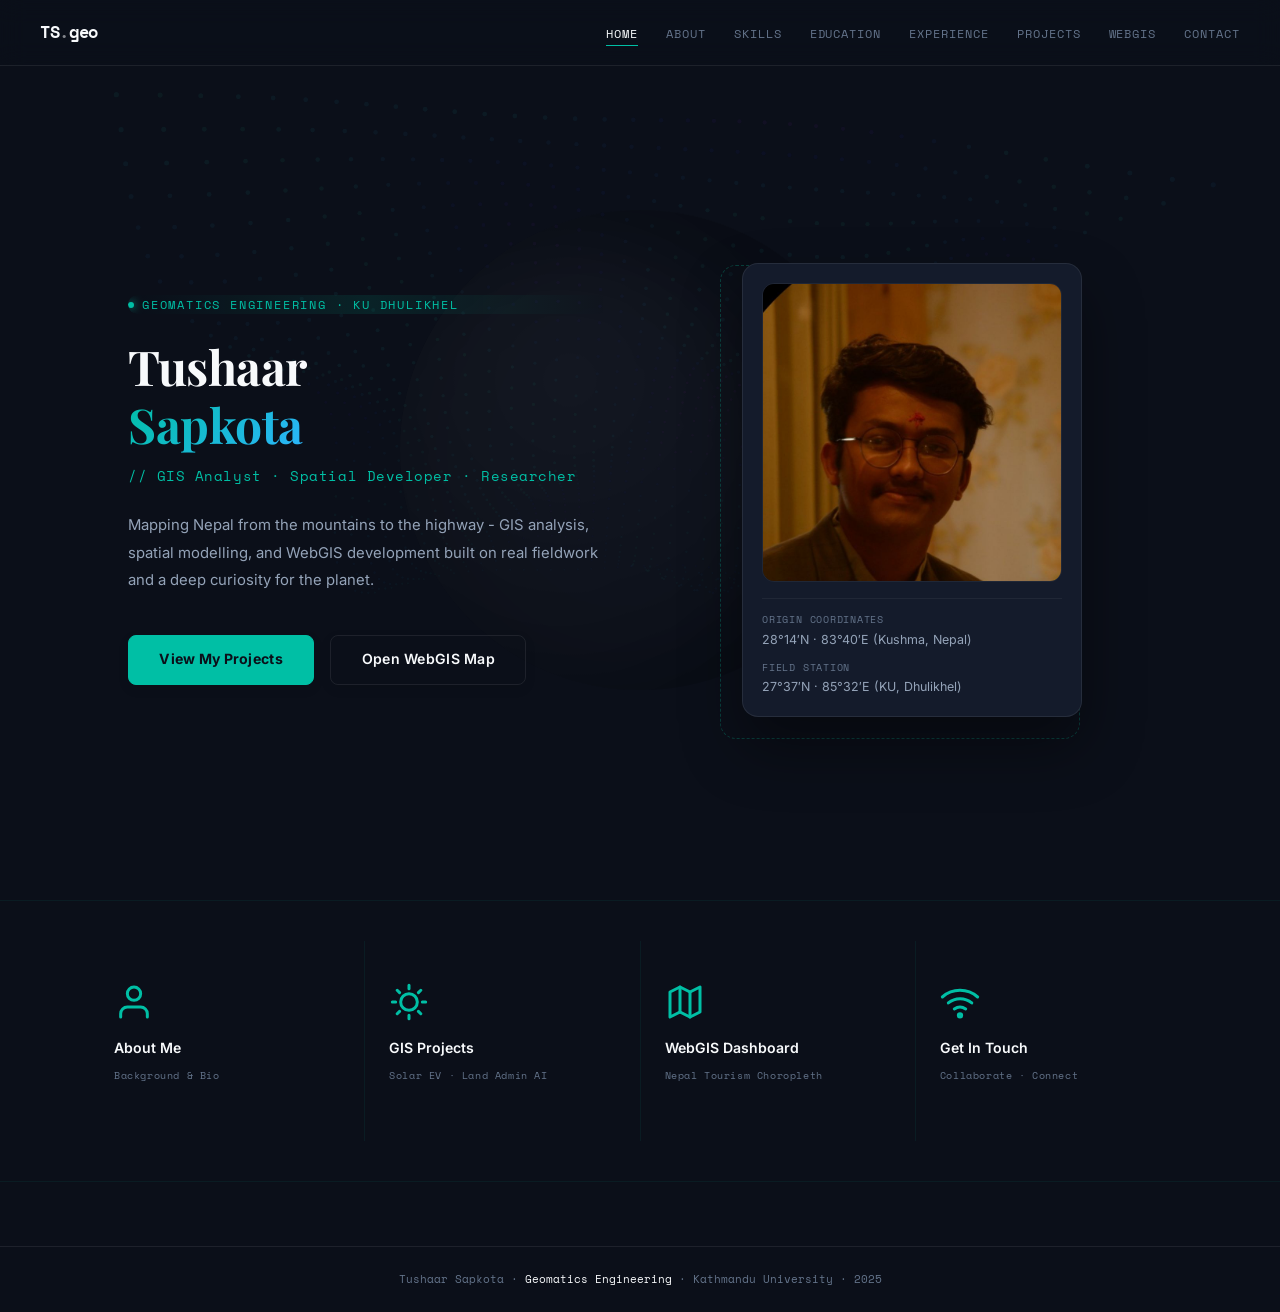
<file: index.html>
<!DOCTYPE html>
<html lang="en">
<head>
  <meta charset="UTF-8" /><meta name="viewport" content="width=device-width,initial-scale=1.0" />
  <title>Tushaar Sapkota - Geomatics Engineer</title>
  <link href="https://fonts.googleapis.com/css2?family=Space+Grotesk:wght@300;400;500;600;700&family=Space+Mono:wght@400;700&display=swap" rel="stylesheet" />
  <link rel="stylesheet" href="style.css" />
  <style>
  /* INDEX-SPECIFIC */
  body { overflow-x: hidden; }

  /* ── HERO ── */
  #hero { min-height:100vh; display:flex; align-items:center; padding-top:80px; position:relative; }

  .hero-inner { display:grid;grid-template-columns:1fr 1fr;gap:4rem;align-items:center;width:100%; }

  .hero-tag { display:inline-flex;align-items:center;gap:.6rem;background:rgba(0,212,170,0.04);border:1px solid rgba(0,212,170,0.18);border-radius:50px;padding:.42rem 1.1rem;font-size:.71rem;font-family:'Space Mono',monospace;color:var(--teal);letter-spacing:.1em;text-transform:uppercase;margin-bottom:1.75rem;position:relative;overflow:hidden; }
  .hero-tag::before { content:'';position:absolute;inset:0;background:linear-gradient(90deg,transparent,rgba(0,212,170,0.1),transparent);animation:shimmer 3.5s infinite; }
  .htag-dot { width:6px;height:6px;border-radius:50%;background:var(--teal);flex-shrink:0; }

  .hero-name { font-family: 'Playfair Display', serif; font-size: 48px; font-weight: 700; line-height: 1.2; letter-spacing: -0.01em; margin-bottom: 0.8rem; }
  .hero-name .ln1 { display:block;color:var(--text); }
  .hero-name .ln2 { display:block;background:linear-gradient(135deg,var(--teal) 0%,var(--blue) 40%,var(--purple) 100%);-webkit-background-clip:text;-webkit-text-fill-color:transparent;background-clip:text; }

  .hero-subtitle { font-family:'Space Mono',monospace;font-size:.85rem;color:var(--teal);margin-bottom:1.5rem;letter-spacing:.04em; }
  .hero-desc { color:var(--dim);line-height:1.85;font-size:.93rem;margin-bottom:2.5rem;max-width:480px; }

  .hero-actions { display:flex;gap:1rem;flex-wrap:wrap; }

  /* ── PROFILE CARD ── */
  .hero-profile-showcase {
    display: flex;
    justify-content: center;
    align-items: center;
  }
  .brutalist-wrapper {
    position: relative;
    padding: 10px;
  }
  .brutalist-bg-grid {
    position: absolute;
    inset: 0;
    border: 1px dashed rgba(0, 212, 170, 0.25);
    border-radius: 16px;
    transform: translate(-12px, 12px);
    z-index: 1;
    pointer-events: none;
  }
  .profile-card {
    position: relative;
    z-index: 2;
    background: var(--bg2);
    border: 1px solid var(--border);
    border-radius: 16px;
    padding: 1.2rem;
    width: 340px;
    box-shadow: 0 30px 60px rgba(0,0,0,0.4);
    transition: border-color .3s, transform .3s;
  }
  .profile-card:hover {
    border-color: rgba(0, 212, 170, 0.25);
    transform: translate(-4px, -4px);
  }
  .profile-card-image {
    width: 100%;
    aspect-ratio: 1;
    border-radius: 12px;
    overflow: hidden;
    margin-bottom: 1rem;
    border: 1px solid rgba(255,255,255,0.05);
  }
  .profile-card-image img {
    width: 100%;
    height: 100%;
    object-fit: cover;
    object-position: top center;
  }
  .profile-card-meta {
    display: flex;
    flex-direction: column;
    gap: 0.6rem;
    padding-top: 0.8rem;
    border-top: 1px solid rgba(255,255,255,0.05);
  }
  .meta-section {
    display: flex;
    flex-direction: column;
  }
  .meta-label {
    font-family: 'Space Mono', monospace;
    font-size: 0.6rem;
    color: var(--muted);
    text-transform: uppercase;
    letter-spacing: 0.08em;
  }
  .meta-value {
    font-size: 0.78rem;
    color: var(--dim);
    margin-top: 0.15rem;
  }

  /* ── QUICK LINKS BAR ── */
  #quick-links { position:relative;z-index:2;padding:2.5rem 0;border-top:1px solid rgba(0,212,170,0.07);border-bottom:1px solid rgba(0,212,170,0.07); }
  .quick-grid { display:grid;grid-template-columns:repeat(4,1fr);gap:1px;background:rgba(0,212,170,0.07); }
  .quick-item { background:var(--bg);padding:2rem 1.5rem;display:flex;flex-direction:column;gap:.5rem;text-decoration:none;transition:background .25s,transform .2s; }
  .quick-item:hover { background:rgba(0,212,170,0.03);transform:translateY(-3px); }
  .quick-item-icon { font-size:2rem;margin-bottom:.3rem; }
  .quick-item-title { font-size:.88rem;font-weight:600;color:var(--text); }
  .quick-item-sub { font-family:'Space Mono',monospace;font-size:.62rem;color:var(--muted);letter-spacing:.06em; }
  .quick-item-arrow { font-size:.7rem;color:var(--teal);margin-top:auto;opacity:0;transition:opacity .2s,transform .2s; }
  .quick-item:hover .quick-item-arrow { opacity:1;transform:translateX(4px); }

  @media (max-width:900px) { .hero-inner{grid-template-columns:1fr; gap:2rem;} .hero-profile-showcase{order:-1;} .quick-grid{grid-template-columns:repeat(2,1fr)} }
  @media (max-width:600px) { .quick-grid{grid-template-columns:1fr} }
  </style>
</head>
<body>
<div class="bg-earth-container"><div id="earth"></div></div>
<div class="c-dot" id="cdot"></div>
<div class="c-ring" id="cring"></div>
<div id="sprog"></div>
<canvas id="bg-canvas"></canvas>

<nav id="navbar">
  <a href="index.html" class="nav-logo">TS<span style="opacity:.5">.</span>geo</a>
  <ul class="nav-links">
    <li><a href="index.html">Home</a></li>
    <li><a href="about.html">About</a></li>
    <li><a href="skills.html">Skills</a></li>
    <li><a href="education.html">Education</a></li>
    <li><a href="experience.html">Experience</a></li>
    <li><a href="projects.html">Projects</a></li>
    <li><a href="webgis.html">WebGIS</a></li>
    <li><a href="contact.html">Contact</a></li>
  </ul>
</nav>

<section id="hero">
  <div class="container">
    <div class="hero-inner">
      <div class="hero-content">
        <div class="hero-tag" style="border:none;background:transparent;padding:0;margin-bottom:1.5rem;font-family:'Space Mono',monospace;font-size:0.75rem;color:var(--teal);letter-spacing:0.15em;text-transform:uppercase;display:flex;align-items:center;gap:0.5rem;"><span style="width:6px;height:6px;border-radius:50%;background:var(--teal);display:inline-block;box-shadow:0 0 8px var(--teal);"></span>Geomatics Engineering · KU Dhulikhel</div>
        <h1 class="hero-name">
          <span class="ln1">Tushaar</span>
          <span class="ln2">Sapkota</span>
        </h1>
        <p class="hero-subtitle">// GIS Analyst · Spatial Developer · Researcher</p>
        <p class="hero-desc">Mapping Nepal from the mountains to the highway - GIS analysis, spatial modelling, and WebGIS development built on real fieldwork and a deep curiosity for the planet.</p>
        <div class="hero-actions">
          <a href="projects.html" class="btn btn-primary">View My Projects</a>
          <a href="webgis.html" class="btn btn-outline">Open WebGIS Map</a>
        </div>
      </div>

      <div class="hero-profile-showcase">
        <div class="brutalist-wrapper">
          <div class="brutalist-bg-grid"></div>
          <div class="profile-card">
            <div class="profile-card-image">
              <img src="image.jpeg" alt="Tushaar Sapkota" />
            </div>
            <div class="profile-card-meta">
              <div class="meta-section">
                <div class="meta-label">Origin Coordinates</div>
                <div class="meta-value">28°14′N · 83°40′E (Kushma, Nepal)</div>
              </div>
              <div class="meta-section">
                <div class="meta-label">Field Station</div>
                <div class="meta-value">27°37′N · 85°32′E (KU, Dhulikhel)</div>
              </div>
            </div>
          </div>
        </div>
      </div>
    </div>
  </div>
</section>

<section id="quick-links">
  <div class="container" style="padding:0">
    <div class="quick-grid">
      <a href="about.html" class="quick-item">
        <div class="quick-item-icon">
          <svg class="icon-svg icon-svg-lg" viewBox="0 0 24 24"><path d="M20 21v-2a4 4 0 0 0-4-4H8a4 4 0 0 0-4 4v2"></path><circle cx="12" cy="7" r="4"></circle></svg>
        </div>
        <div class="quick-item-title">About Me</div>
        <div class="quick-item-sub">Background & Bio</div>
        <div class="quick-item-arrow">→ Read More</div>
      </a>
      <a href="projects.html" class="quick-item">
        <div class="quick-item-icon">
          <svg class="icon-svg icon-svg-lg" viewBox="0 0 24 24"><circle cx="12" cy="12" r="5"></circle><path d="M12 2v2M12 20v2M4.93 4.93l1.41 1.41M17.66 17.66l1.41 1.41M2 12h2M20 12h2M6.34 17.66l-1.41 1.41M19.07 4.93l-1.41 1.41"/></svg>
        </div>
        <div class="quick-item-title">GIS Projects</div>
        <div class="quick-item-sub">Solar EV · Land Admin AI</div>
        <div class="quick-item-arrow">→ Explore Work</div>
      </a>
      <a href="webgis.html" class="quick-item">
        <div class="quick-item-icon">
          <svg class="icon-svg icon-svg-lg" viewBox="0 0 24 24"><polygon points="3 6 9 3 15 6 21 3 21 18 15 21 9 18 3 21"></polygon><line x1="9" y1="3" x2="9" y2="18"></line><line x1="15" y1="6" x2="15" y2="21"></line></svg>
        </div>
        <div class="quick-item-title">WebGIS Dashboard</div>
        <div class="quick-item-sub">Nepal Tourism Choropleth</div>
        <div class="quick-item-arrow">→ Open Map</div>
      </a>
      <a href="contact.html" class="quick-item">
        <div class="quick-item-icon">
          <svg class="icon-svg icon-svg-lg" viewBox="0 0 24 24"><path d="M5 12.55a11 11 0 0 1 14.08 0"></path><path d="M1.42 9a16 16 0 0 1 21.16 0"></path><path d="M8.58 16.14a6 6 0 0 1 6.84 0"></path><circle cx="12" cy="20" r="1"></circle></svg>
        </div>
        <div class="quick-item-title">Get In Touch</div>
        <div class="quick-item-sub">Collaborate · Connect</div>
        <div class="quick-item-arrow">→ Say Hello</div>
      </a>
    </div>
  </div>
</section>

<footer>
  <p>Tushaar Sapkota · <span>Geomatics Engineering</span> · Kathmandu University · 2025</p>
</footer>

<script src="app.js"></script>
</body>
</html>
</file>
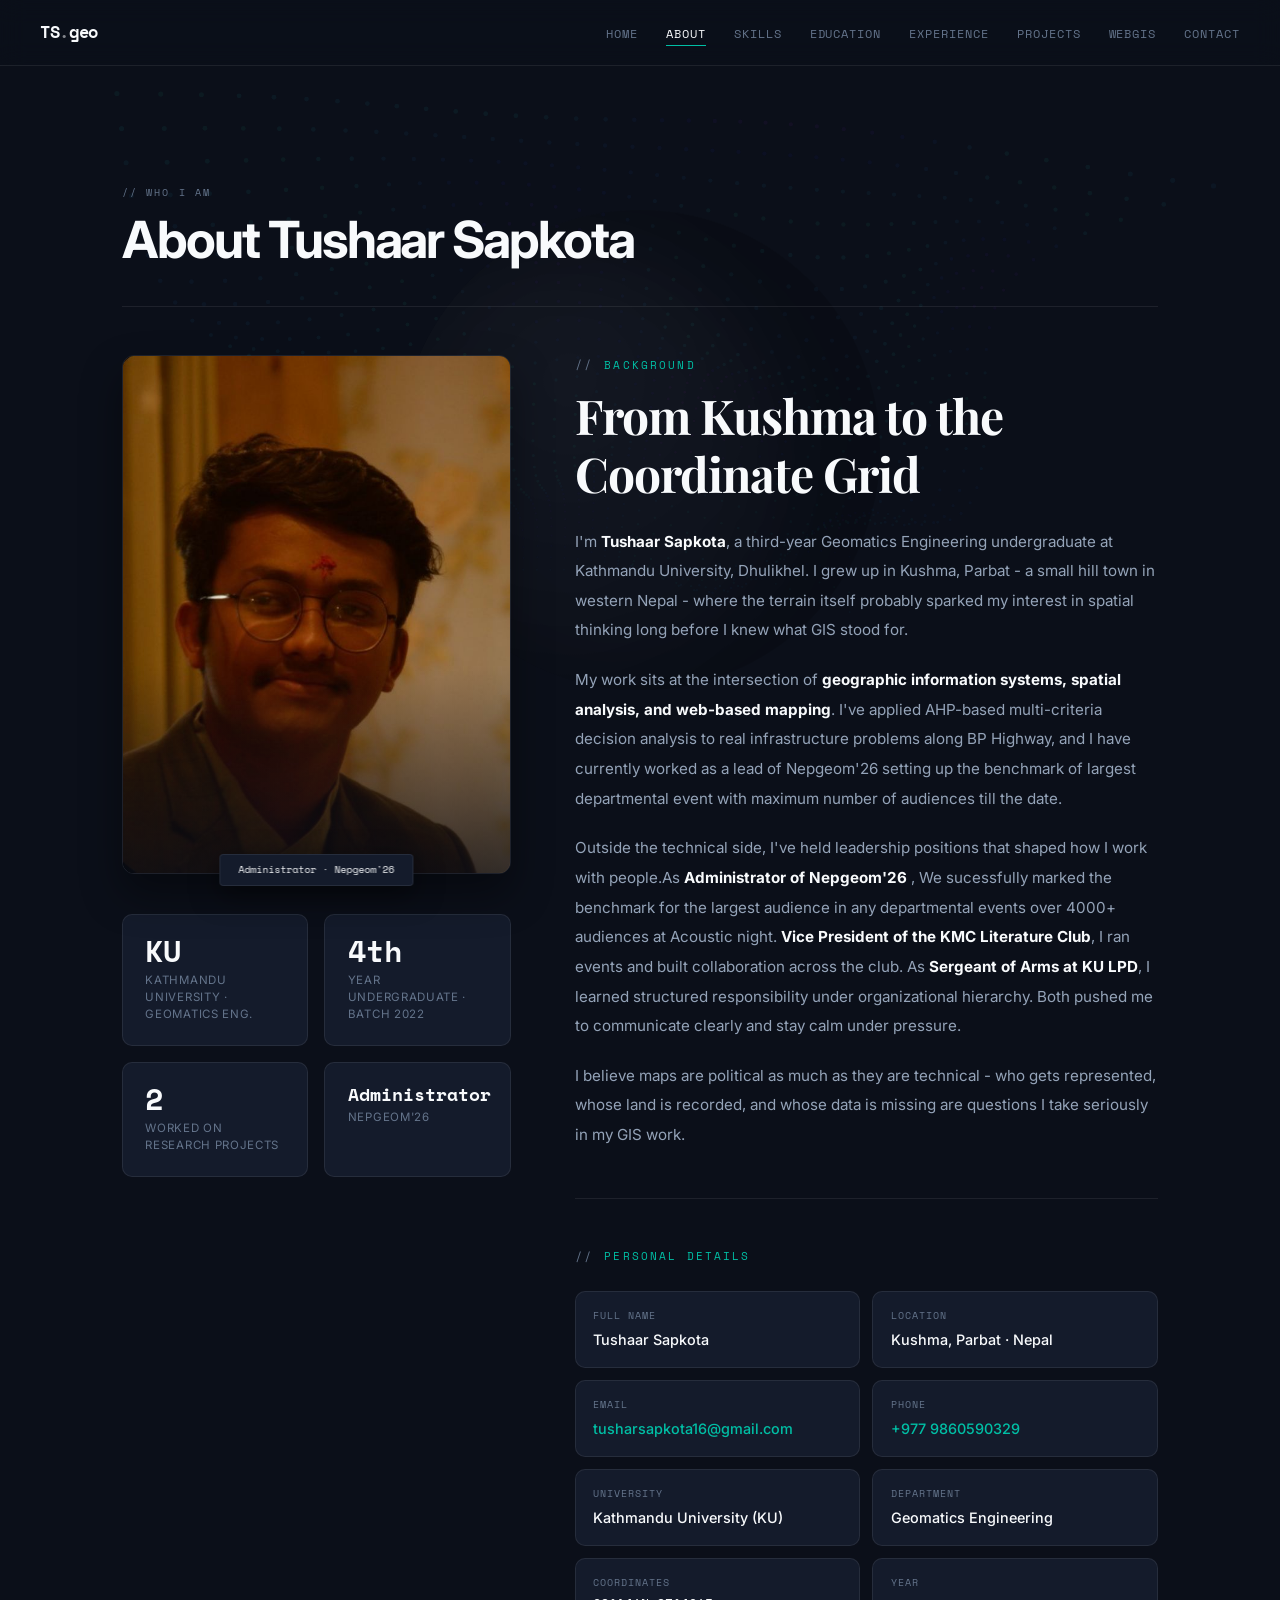
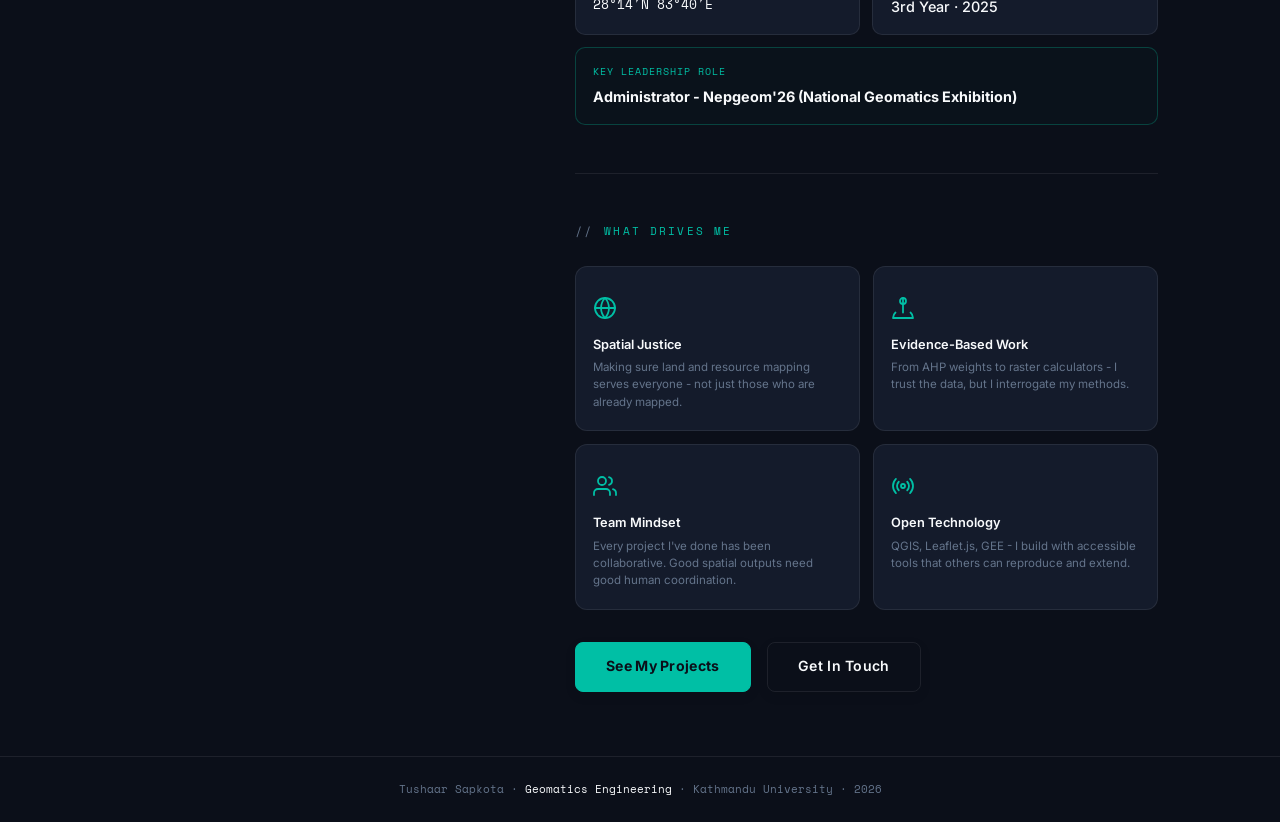
<file: about.html>
<!DOCTYPE html>
<html lang="en">

<head>
  <meta charset="UTF-8" />
  <meta name="viewport" content="width=device-width,initial-scale=1.0" />
  <title>About - Tushaar Sapkota</title>
  <link
    href="https://fonts.googleapis.com/css2?family=Space+Grotesk:wght@300;400;500;600;700&family=Space+Mono:wght@400;700&display=swap"
    rel="stylesheet" />
  <link rel="stylesheet" href="style.css" />
  <style>
    .about-grid {
      display: grid;
      grid-template-columns: 1fr 1.5fr;
      gap: 4rem;
      align-items: start;
      margin-top: 3rem;
    }

    .photo-col {
      position: sticky;
      top: 110px;
    }

    .photo-frame {
      width: 100%;
      aspect-ratio: 3/4;
      border-radius: 12px;
      overflow: hidden;
      border: 1px solid var(--border);
      box-shadow: 0 20px 40px rgba(0, 0, 0, 0.4);
      position: relative;
    }

    .photo-frame img {
      width: 100%;
      height: 100%;
      object-fit: cover;
      object-position: top center;
    }

    .photo-frame::after {
      content: '';
      position: absolute;
      bottom: 0;
      left: 0;
      right: 0;
      height: 40%;
      background: linear-gradient(to top, rgba(11, 15, 25, .7), transparent);
      pointer-events: none;
    }

    .photo-badge {
      position: absolute;
      bottom: -12px;
      left: 50%;
      transform: translateX(-50%);
      background: var(--bg2);
      border: 1px solid var(--border);
      border-radius: 4px;
      padding: .45rem 1.1rem;
      display: flex;
      align-items: center;
      gap: .45rem;
      font-family: 'Space Mono', monospace;
      font-size: .62rem;
      color: var(--text);
      white-space: nowrap;
      z-index: 4;
      box-shadow: 0 8px 28px rgba(0, 0, 0, .5);
      backdrop-filter: blur(12px);
    }

    .photo-wrapper {
      position: relative;
    }

    .bio-text p {
      color: var(--dim);
      line-height: 1.95;
      font-size: .95rem;
      margin-bottom: 1.25rem;
    }

    .bio-text p strong {
      color: var(--text);
    }

    .info-grid {
      display: grid;
      grid-template-columns: 1fr 1fr;
      gap: .75rem;
      margin: 1.5rem 0;
    }

    .info-item {
      background: var(--bg2);
      border: 1px solid var(--border);
      border-radius: 10px;
      padding: 1rem 1.1rem;
    }

    .info-label {
      font-family: 'Space Mono', monospace;
      font-size: .6rem;
      color: var(--muted);
      text-transform: uppercase;
      letter-spacing: .1em;
      margin-bottom: .3rem;
    }

    .info-val {
      font-size: .9rem;
      color: var(--text);
      font-weight: 500;
    }

    .info-val a {
      color: var(--teal);
      text-decoration: none;
    }

    .values-grid {
      display: grid;
      grid-template-columns: 1fr 1fr;
      gap: .8rem;
      margin-top: 1.5rem;
    }

    .value-card {
      background: var(--bg2);
      border: 1px solid var(--border);
      border-radius: 12px;
      padding: 1.2rem 1.1rem;
      transition: all .3s;
    }

    .value-card:hover {
      border-color: rgba(0, 212, 170, 0.24);
      transform: translateY(-4px);
      box-shadow: 0 16px 40px rgba(0, 0, 0, 0.4);
    }

    .value-icon {
      font-size: 1.6rem;
      margin-bottom: .5rem;
    }

    .value-name {
      font-size: .8rem;
      font-weight: 600;
      color: var(--text);
      margin-bottom: .25rem;
    }

    .value-desc {
      font-size: .72rem;
      color: var(--muted);
      line-height: 1.5;
    }

    @media(max-width:900px) {
      .about-grid {
        grid-template-columns: 1fr
      }

      .photo-col {
        position: static;
        max-width: 340px;
        margin: 0 auto
      }

      .info-grid,
      .values-grid {
        grid-template-columns: 1fr 1fr
      }
    }

    @media(max-width:600px) {

      .info-grid,
      .values-grid {
        grid-template-columns: 1fr
      }
    }
  </style>
</head>

<body>
  <div class="bg-earth-container">
    <div id="earth"></div>
  </div>
  <div class="c-dot" id="cdot"></div>
  <div class="c-ring" id="cring"></div>
  <div id="sprog"></div>
  <canvas id="bg-canvas"></canvas>
  <div class="aurora-layer">
    <div class="aura a1"></div>
    <div class="aura a2"></div>
    <div class="aura a3"></div>
  </div>

  <nav id="navbar">
    <a href="index.html" class="nav-logo">TS<span style="opacity:.5">.</span>geo</a>
    <ul class="nav-links">
      <li><a href="index.html">Home</a></li>
      <li><a href="about.html">About</a></li>
      <li><a href="skills.html">Skills</a></li>
      <li><a href="education.html">Education</a></li>
      <li><a href="experience.html">Experience</a></li>
      <li><a href="projects.html">Projects</a></li>
      <li><a href="webgis.html">WebGIS</a></li>
      <li><a href="contact.html">Contact</a></li>
    </ul>
  </nav>

  <div class="page-wrap">
    <div class="container">
      <div class="page-hero reveal">
        <div class="page-hero-tag">// Who I Am</div>
        <h1 class="page-hero-title">About <span class="grad">Tushaar Sapkota</span></h1>
      </div>

      <div class="about-grid">
        <!-- Photo -->
        <div class="photo-col reveal-left">
          <div class="photo-wrapper">
            <div class="photo-corner-tl"></div>
            <div class="photo-corner-br"></div>
            <div class="photo-frame">
              <img src="image.jpeg" alt="Tushaar Sapkota" />
            </div>
            <div class="photo-badge">Administrator · Nepgeom'26</div>
          </div>

          <div class="stat-grid" style="margin-top:2.5rem">
            <div class="stat-card">
              <div class="stat-num">KU</div>
              <div class="stat-label">Kathmandu University · Geomatics Eng.</div>
            </div>
            <div class="stat-card">
              <div class="stat-num">4th</div>
              <div class="stat-label">Year Undergraduate · Batch 2022</div>
            </div>
            <div class="stat-card">
              <div class="stat-num">2</div>
              <div class="stat-label">Worked on Research Projects</div>
            </div>
            <div class="stat-card">
              <div class="stat-num" style="font-size: 1.15rem;">Administrator</div>
              <div class="stat-label">Nepgeom'26</div>
            </div>
          </div>
        </div>

        <!-- Bio -->
        <div class="reveal">
          <div class="section-tag">Background</div>
          <h2 class="section-title" style="margin-bottom:1.5rem">From Kushma to the <span class="grad">Coordinate
              Grid</span></h2>

          <div class="bio-text">
            <p>I'm <strong>Tushaar Sapkota</strong>, a third-year Geomatics Engineering undergraduate at Kathmandu
              University, Dhulikhel. I grew up in Kushma, Parbat - a small hill town in western Nepal - where the
              terrain itself probably sparked my interest in spatial thinking long before I knew what GIS stood for.</p>
            <p>My work sits at the intersection of <strong>geographic information systems, spatial analysis, and
                web-based mapping</strong>. I've applied AHP-based multi-criteria decision analysis to real
              infrastructure problems along BP Highway, and I have currently worked as a lead of Nepgeom'26 setting up
              the benchmark of largest departmental event with maximum number of audiences till the date.</p>
            <p>Outside the technical side, I've held leadership positions that shaped how I work with people.As
              <strong>Administrator of Nepgeom'26 </strong>, We sucessfully marked the benchmark for the largest
              audience in any departmental events over 4000+ audiences at Acoustic night.
              <strong>Vice President of the KMC Literature Club</strong>, I ran events and built collaboration across
              the club. As <strong>Sergeant of Arms at KU LPD</strong>, I learned structured responsibility under
              organizational hierarchy. Both pushed me to communicate clearly and stay calm under pressure.
            </p>
            <p>I believe maps are political as much as they are technical - who gets represented, whose land is
              recorded, and whose data is missing are questions I take seriously in my GIS work.</p>
          </div>

          <div class="page-divider"></div>

          <div class="section-tag">Personal Details</div>
          <div class="info-grid">
            <div class="info-item">
              <div class="info-label">Full Name</div>
              <div class="info-val">Tushaar Sapkota</div>
            </div>
            <div class="info-item">
              <div class="info-label">Location</div>
              <div class="info-val">Kushma, Parbat · Nepal</div>
            </div>
            <div class="info-item">
              <div class="info-label">Email</div>
              <div class="info-val"><a href="mailto:tusharsapkota16@gmail.com">tusharsapkota16@gmail.com</a></div>
            </div>
            <div class="info-item">
              <div class="info-label">Phone</div>
              <div class="info-val"><a href="tel:9860590329">+977 9860590329</a></div>
            </div>
            <div class="info-item">
              <div class="info-label">University</div>
              <div class="info-val">Kathmandu University (KU)</div>
            </div>
            <div class="info-item">
              <div class="info-label">Department</div>
              <div class="info-val">Geomatics Engineering</div>
            </div>
            <div class="info-item">
              <div class="info-label">Coordinates</div>
              <div class="info-val" style="font-family:'Space Mono',monospace;font-size:.8rem">28°14′N 83°40′E</div>
            </div>
            <div class="info-item">
              <div class="info-label">Year</div>
              <div class="info-val">3rd Year · 2025</div>
            </div>
            <div class="info-item"
              style="grid-column: 1 / -1; border-color: rgba(0, 212, 170, 0.25); background: rgba(0, 212, 170, 0.02);">
              <div class="info-label" style="color: var(--teal);">Key Leadership Role</div>
              <div class="info-val" style="font-weight: 700; color: var(--text);">Administrator - Nepgeom'26 (National
                Geomatics Exhibition)</div>
            </div>
          </div>

          <div class="page-divider"></div>

          <div class="section-tag">What Drives Me</div>
          <div class="values-grid">
            <div class="value-card" data-hover>
              <div class="value-icon">
                <svg class="icon-svg" viewBox="0 0 24 24">
                  <circle cx="12" cy="12" r="10"></circle>
                  <path d="M12 2a15.3 15.3 0 0 1 4 10 15.3 15.3 0 0 1-4 10 15.3 15.3 0 0 1-4-10 15.3 15.3 0 0 1 4-10z">
                  </path>
                  <path d="M2 12h20"></path>
                </svg>
              </div>
              <div class="value-name">Spatial Justice</div>
              <div class="value-desc">Making sure land and resource mapping serves everyone - not just those who are
                already mapped.</div>
            </div>
            <div class="value-card" data-hover>
              <div class="value-icon">
                <svg class="icon-svg" viewBox="0 0 24 24">
                  <path d="M4.5 16.5c-1.5 1.26-2.5 3.19-2.5 5.5h20c0-2.31-1-4.24-2.5-5.5"></path>
                  <path d="M12 2v14.5"></path>
                  <circle cx="12" cy="5" r="3"></circle>
                </svg>
              </div>
              <div class="value-name">Evidence-Based Work</div>
              <div class="value-desc">From AHP weights to raster calculators - I trust the data, but I interrogate my
                methods.</div>
            </div>
            <div class="value-card" data-hover>
              <div class="value-icon">
                <svg class="icon-svg" viewBox="0 0 24 24">
                  <path d="M17 21v-2a4 4 0 0 0-4-4H5a4 4 0 0 0-4 4v2"></path>
                  <circle cx="9" cy="7" r="4"></circle>
                  <path d="M23 21v-2a4 4 0 0 0-3-3.87"></path>
                  <path d="M16 3.13a4 4 0 0 1 0 7.75"></path>
                </svg>
              </div>
              <div class="value-name">Team Mindset</div>
              <div class="value-desc">Every project I've done has been collaborative. Good spatial outputs need good
                human coordination.</div>
            </div>
            <div class="value-card" data-hover>
              <div class="value-icon">
                <svg class="icon-svg" viewBox="0 0 24 24">
                  <circle cx="12" cy="12" r="2"></circle>
                  <path
                    d="M16.24 7.76a6 6 0 0 1 0 8.49m-8.48-.01a6 6 0 0 1 0-8.49m11.31-2.82a10 10 0 0 1 0 14.14m-14.14 0a10 10 0 0 1 0-14.14" />
                </svg>
              </div>
              <div class="value-name">Open Technology</div>
              <div class="value-desc">QGIS, Leaflet.js, GEE - I build with accessible tools that others can reproduce
                and extend.</div>
            </div>
          </div>

          <div style="margin-top:2rem;display:flex;gap:1rem;flex-wrap:wrap">
            <a href="projects.html" class="btn btn-primary">See My Projects</a>
            <a href="contact.html" class="btn btn-outline">Get In Touch</a>
          </div>
        </div>
      </div>
    </div>
  </div>

  <footer>
    <p>Tushaar Sapkota · <span>Geomatics Engineering</span> · Kathmandu University · 2026</p>
  </footer>
  <script src="app.js"></script>
</body>

</html>
</file>
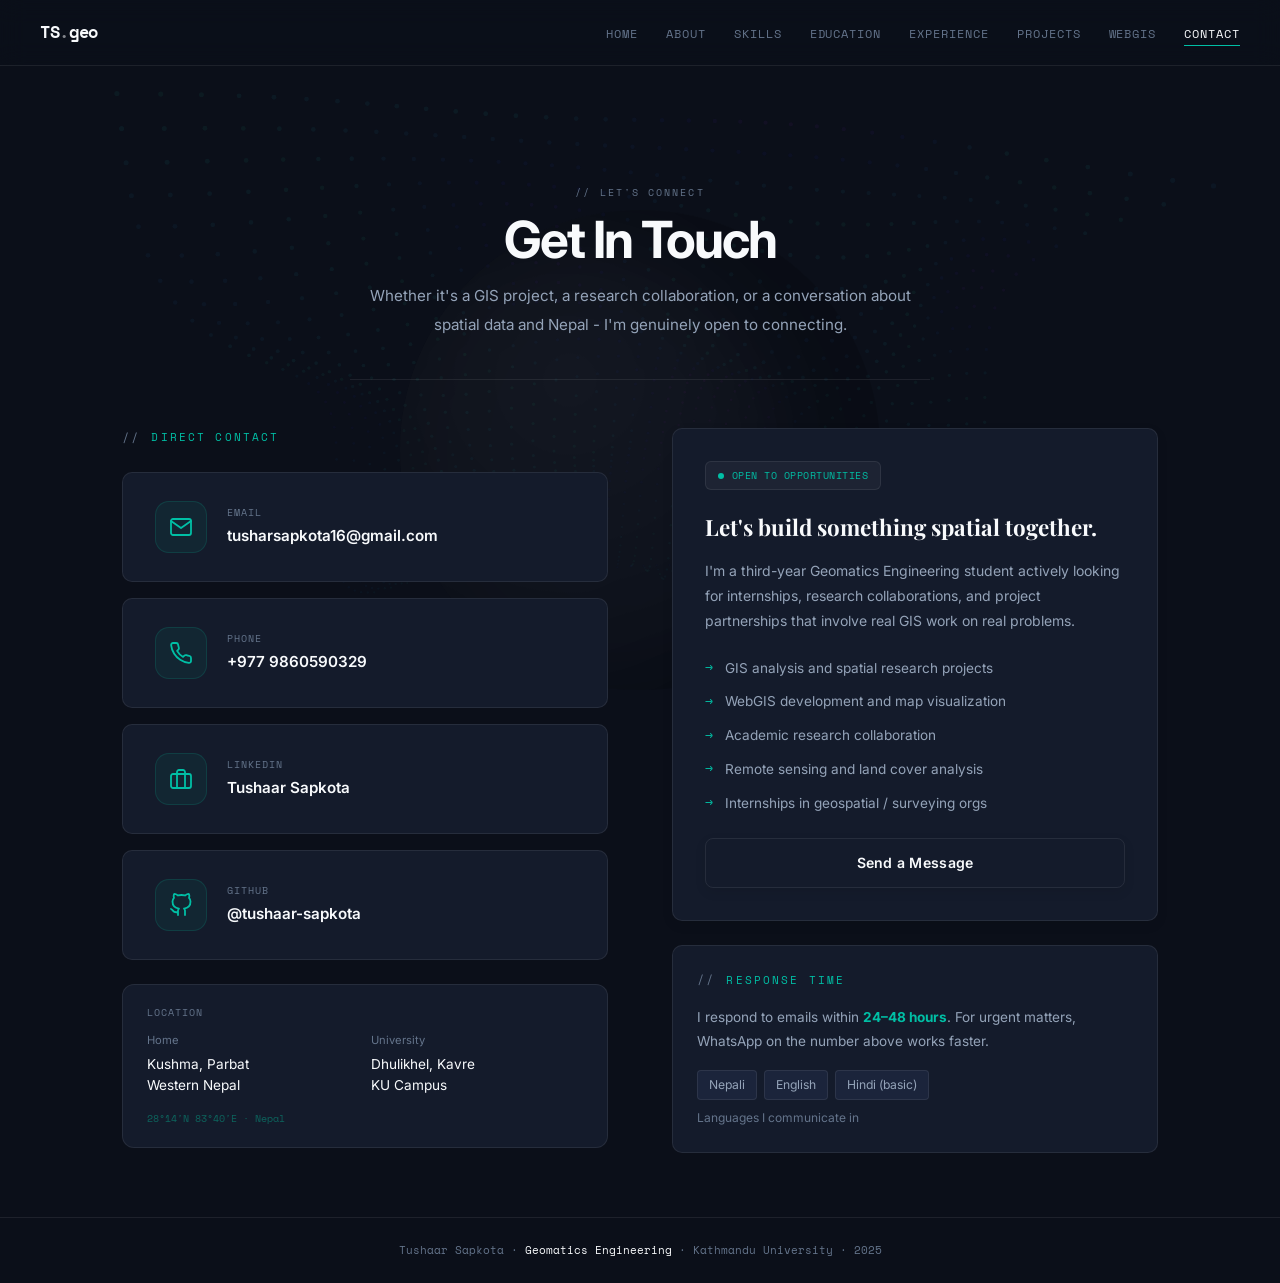
<file: contact.html>
<!DOCTYPE html>
<html lang="en">
<head>
  <meta charset="UTF-8" /><meta name="viewport" content="width=device-width,initial-scale=1.0" />
  <title>Contact - Tushaar Sapkota</title>
  <link href="https://fonts.googleapis.com/css2?family=Space+Grotesk:wght@300;400;500;600;700&family=Space+Mono:wght@400;700&display=swap" rel="stylesheet" />
  <link rel="stylesheet" href="style.css" />
  <style>
  .contact-grid { display:grid;grid-template-columns:1fr 1fr;gap:4rem;margin-top:3rem;align-items:start; }
  .contact-link-card { background:var(--bg2);border:1px solid var(--border);border-radius:var(--r);padding:1.75rem 2rem;display:flex;align-items:center;gap:1.25rem;text-decoration:none;transition:all .3s;position:relative;overflow:hidden;margin-bottom:1rem; }
  
  .contact-link-card:hover::after { opacity:1; }
  .contact-link-card:hover { border-color:rgba(0,212,170,0.28);transform:translateX(8px);box-shadow:0 16px 40px rgba(0,0,0,0.4); }
  .clc-icon { width:52px;height:52px;border-radius:14px;display:flex;align-items:center;justify-content:center;font-size:1.5rem;flex-shrink:0;background:rgba(0,212,170,0.06);border:1px solid rgba(0,212,170,0.14);transition:all .3s; }
  .contact-link-card:hover .clc-icon { background:rgba(0,212,170,0.12);border-color:rgba(0,212,170,0.28); }
  .clc-label { font-family:'Space Mono',monospace;font-size:.62rem;color:var(--muted);text-transform:uppercase;letter-spacing:.1em;margin-bottom:.25rem; }
  .clc-val { font-size:.95rem;font-weight:600;color:var(--text); }
  .clc-arrow { margin-left:auto;color:var(--teal);font-size:.8rem;opacity:0;transition:opacity .2s,transform .2s;flex-shrink:0; }
  .contact-link-card:hover .clc-arrow { opacity:1;transform:translateX(4px); }

  .availability-card { background:var(--bg2); border:1px solid var(--border); border-radius:var(--r); padding:2rem; box-shadow: 0 4px 12px rgba(0, 0, 0, 0.08); }
  .status-badge {
    display: inline-flex;
    align-items: center;
    gap: 0.5rem;
    background: rgba(255, 255, 255, 0.04);
    border: 1px solid var(--border);
    padding: 0.35rem 0.75rem;
    border-radius: 6px;
    font-family: 'Space Mono', monospace;
    font-size: 0.62rem;
    color: var(--teal);
    text-transform: uppercase;
    letter-spacing: 0.05em;
  }
  .status-indicator {
    width: 6px;
    height: 6px;
    background: var(--teal);
    border-radius: 50%;
  }
  .av-title { font-family: 'Playfair Display', serif; font-size:1.4rem; font-weight:700; margin:1.25rem 0 .75rem; color: var(--text); }
  .av-desc { color:var(--dim); font-size:.875rem; line-height:1.8; }
  .av-list { list-style:none; padding:0; margin:1.5rem 0; display: flex; flex-direction: column; gap: 0.75rem; }
  .av-list li { font-size:.85rem; color:var(--dim); display:flex; align-items:center; gap:.75rem; }
  .av-list li::before { content:'→'; color:var(--teal); font-family: 'Space Mono', monospace; font-size:.8rem; }

  @media(max-width:900px){.contact-grid{grid-template-columns:1fr}}
  </style>
</head>
<body>
<div class="bg-earth-container"><div id="earth"></div></div>
<div class="c-dot" id="cdot"></div><div class="c-ring" id="cring"></div>
<div id="sprog"></div><canvas id="bg-canvas"></canvas>
<div class="aurora-layer"><div class="aura a1"></div><div class="aura a2"></div><div class="aura a3"></div></div>

<nav id="navbar">
  <a href="index.html" class="nav-logo">TS<span style="opacity:.5">.</span>geo</a>
  <ul class="nav-links">
    <li><a href="index.html">Home</a></li>
    <li><a href="about.html">About</a></li><li><a href="skills.html">Skills</a></li>
    <li><a href="education.html">Education</a></li><li><a href="experience.html">Experience</a></li>
    <li><a href="projects.html">Projects</a></li><li><a href="webgis.html">WebGIS</a></li>
    <li><a href="contact.html">Contact</a></li>
  </ul>
</nav>

<div class="page-wrap">
  <div class="container">
    <div class="page-hero reveal" style="text-align:center;max-width:580px;margin:0 auto">
      <div class="page-hero-tag" style="justify-content:center">// Let's Connect</div>
      <h1 class="page-hero-title">Get <span class="grad">In Touch</span></h1>
      <p style="color:var(--dim);font-size:.95rem;line-height:1.85;margin-top:1rem">Whether it's a GIS project, a research collaboration, or a conversation about spatial data and Nepal - I'm genuinely open to connecting.</p>
    </div>

    <div class="contact-grid">
      <!-- Contact Links -->
      <div class="reveal-left">
        <div class="section-tag" style="margin-bottom:1.5rem">Direct Contact</div>

        <a href="mailto:tusharsapkota16@gmail.com" class="contact-link-card" data-hover>
          <div class="clc-icon">
            <svg class="icon-svg" viewBox="0 0 24 24"><path d="M4 4h16c1.1 0 2 .9 2 2v12c0 1.1-.9 2-2 2H4c-1.1 0-2-.9-2-2V6c0-1.1.9-2 2-2z"></path><polyline points="22,6 12,13 2,6"></polyline></svg>
          </div>
          <div><div class="clc-label">Email</div><div class="clc-val">tusharsapkota16@gmail.com</div></div>
          <div class="clc-arrow">→</div>
        </a>

        <a href="tel:9860590329" class="contact-link-card" data-hover>
          <div class="clc-icon">
            <svg class="icon-svg" viewBox="0 0 24 24"><path d="M22 16.92v3a2 2 0 0 1-2.18 2 19.79 19.79 0 0 1-8.63-3.07 19.5 19.5 0 0 1-6-6 19.79 19.79 0 0 1-3.07-8.67A2 2 0 0 1 4.11 2h3a2 2 0 0 1 2 1.72 12.84 12.84 0 0 0 .7 2.81 2 2 0 0 1-.45 2.11L8.09 9.91a16 16 0 0 0 6 6l1.27-1.27a2 2 0 0 1 2.11-.45 12.84 12.84 0 0 0 2.81.7A2 2 0 0 1 22 16.92z"></path></svg>
          </div>
          <div><div class="clc-label">Phone</div><div class="clc-val">+977 9860590329</div></div>
          <div class="clc-arrow">→</div>
        </a>

        <a href="#" class="contact-link-card" data-hover>
          <div class="clc-icon">
            <svg class="icon-svg" viewBox="0 0 24 24"><rect x="2" y="7" width="20" height="14" rx="2" ry="2"></rect><path d="M16 21V5a2 2 0 0 0-2-2h-4a2 2 0 0 0-2 2v16"></path></svg>
          </div>
          <div><div class="clc-label">LinkedIn</div><div class="clc-val">Tushaar Sapkota</div></div>
          <div class="clc-arrow">→</div>
        </a>

        <a href="#" class="contact-link-card" data-hover>
          <div class="clc-icon">
            <svg class="icon-svg" viewBox="0 0 24 24"><path d="M9 19c-5 1.5-5-2.5-7-3m14 6v-3.87a3.37 3.37 0 0 0-.94-2.61c3.14-.35 6.44-1.54 6.44-7A5.44 5.44 0 0 0 20 4.77 5.07 5.07 0 0 0 19.91 1S18.73.65 16 2.48a13.38 13.38 0 0 0-7 0C6.27.65 5.09 1 5.09 1A5.07 5.07 0 0 0 5 4.77a5.44 5.44 0 0 0-1.5 3.78c0 5.42 3.3 6.61 6.44 7A3.37 3.37 0 0 0 9 18.13V22"></path></svg>
          </div>
          <div><div class="clc-label">GitHub</div><div class="clc-val">@tushaar-sapkota</div></div>
          <div class="clc-arrow">→</div>
        </a>

        <div style="margin-top:1.5rem;background:var(--bg2);border:1px solid var(--border);border-radius:12px;padding:1.25rem 1.5rem">
          <div style="font-family:'Space Mono',monospace;font-size:.62rem;color:var(--muted);text-transform:uppercase;letter-spacing:.1em;margin-bottom:.75rem">Location</div>
          <div style="display:grid;grid-template-columns:1fr 1fr;gap:.75rem">
            <div><div style="font-size:.7rem;color:var(--muted);margin-bottom:.2rem">Home</div><div style="font-size:.85rem;color:var(--text)">Kushma, Parbat<br/>Western Nepal</div></div>
            <div><div style="font-size:.7rem;color:var(--muted);margin-bottom:.2rem">University</div><div style="font-size:.85rem;color:var(--text)">Dhulikhel, Kavre<br/>KU Campus</div></div>
          </div>
          <div style="margin-top:.85rem;font-family:'Space Mono',monospace;font-size:.62rem;color:rgba(0,212,170,0.4)">28°14′N 83°40′E · Nepal</div>
        </div>
      </div>

      <!-- Availability & Info -->
      <div class="reveal-right">
        <div class="availability-card">
          <div class="status-badge"><span class="status-indicator"></span>Open to Opportunities</div>
          <div class="av-title">Let's build something spatial together.</div>
          <p class="av-desc">I'm a third-year Geomatics Engineering student actively looking for internships, research collaborations, and project partnerships that involve real GIS work on real problems.</p>
          <ul class="av-list">
            <li>GIS analysis and spatial research projects</li>
            <li>WebGIS development and map visualization</li>
            <li>Academic research collaboration</li>
            <li>Remote sensing and land cover analysis</li>
            <li>Internships in geospatial / surveying orgs</li>
          </ul>
          <a href="mailto:tusharsapkota16@gmail.com" class="btn btn-outline" style="width:100%;justify-content:center">Send a Message</a>
        </div>

        <div style="margin-top:1.5rem;background:var(--bg2);border:1px solid var(--border);border-radius:var(--r);padding:1.5rem">
          <div class="section-tag" style="margin-bottom:1rem">Response Time</div>
          <p style="color:var(--dim);font-size:.85rem;line-height:1.75">I respond to emails within <strong style="color:var(--teal)">24–48 hours</strong>. For urgent matters, WhatsApp on the number above works faster.</p>
          <div style="margin-top:1rem;display:flex;gap:.4rem;flex-wrap:wrap">
            <span class="skill-tag">Nepali</span>
            <span class="skill-tag">English</span>
            <span class="skill-tag">Hindi (basic)</span>
          </div>
          <div style="margin-top:.5rem;font-size:.75rem;color:var(--muted)">Languages I communicate in</div>
        </div>
      </div>
    </div>
  </div>
</div>

<footer><p>Tushaar Sapkota · <span>Geomatics Engineering</span> · Kathmandu University · 2025</p></footer>
<script src="app.js"></script>
<script>
document.querySelectorAll('.contact-link-card').forEach(card=>{
  card.addEventListener('mousemove',e=>{const r=card.getBoundingClientRect();card.style.setProperty('--mx',(e.clientX-r.left)+'px');card.style.setProperty('--my',(e.clientY-r.top)+'px');});
  card.addEventListener('mouseenter',()=>{document.getElementById('cdot')?.classList.add('on');document.getElementById('cring')?.classList.add('on');});
  card.addEventListener('mouseleave',()=>{document.getElementById('cdot')?.classList.remove('on');document.getElementById('cring')?.classList.remove('on');});
});
</script>
</body>
</html>
</file>
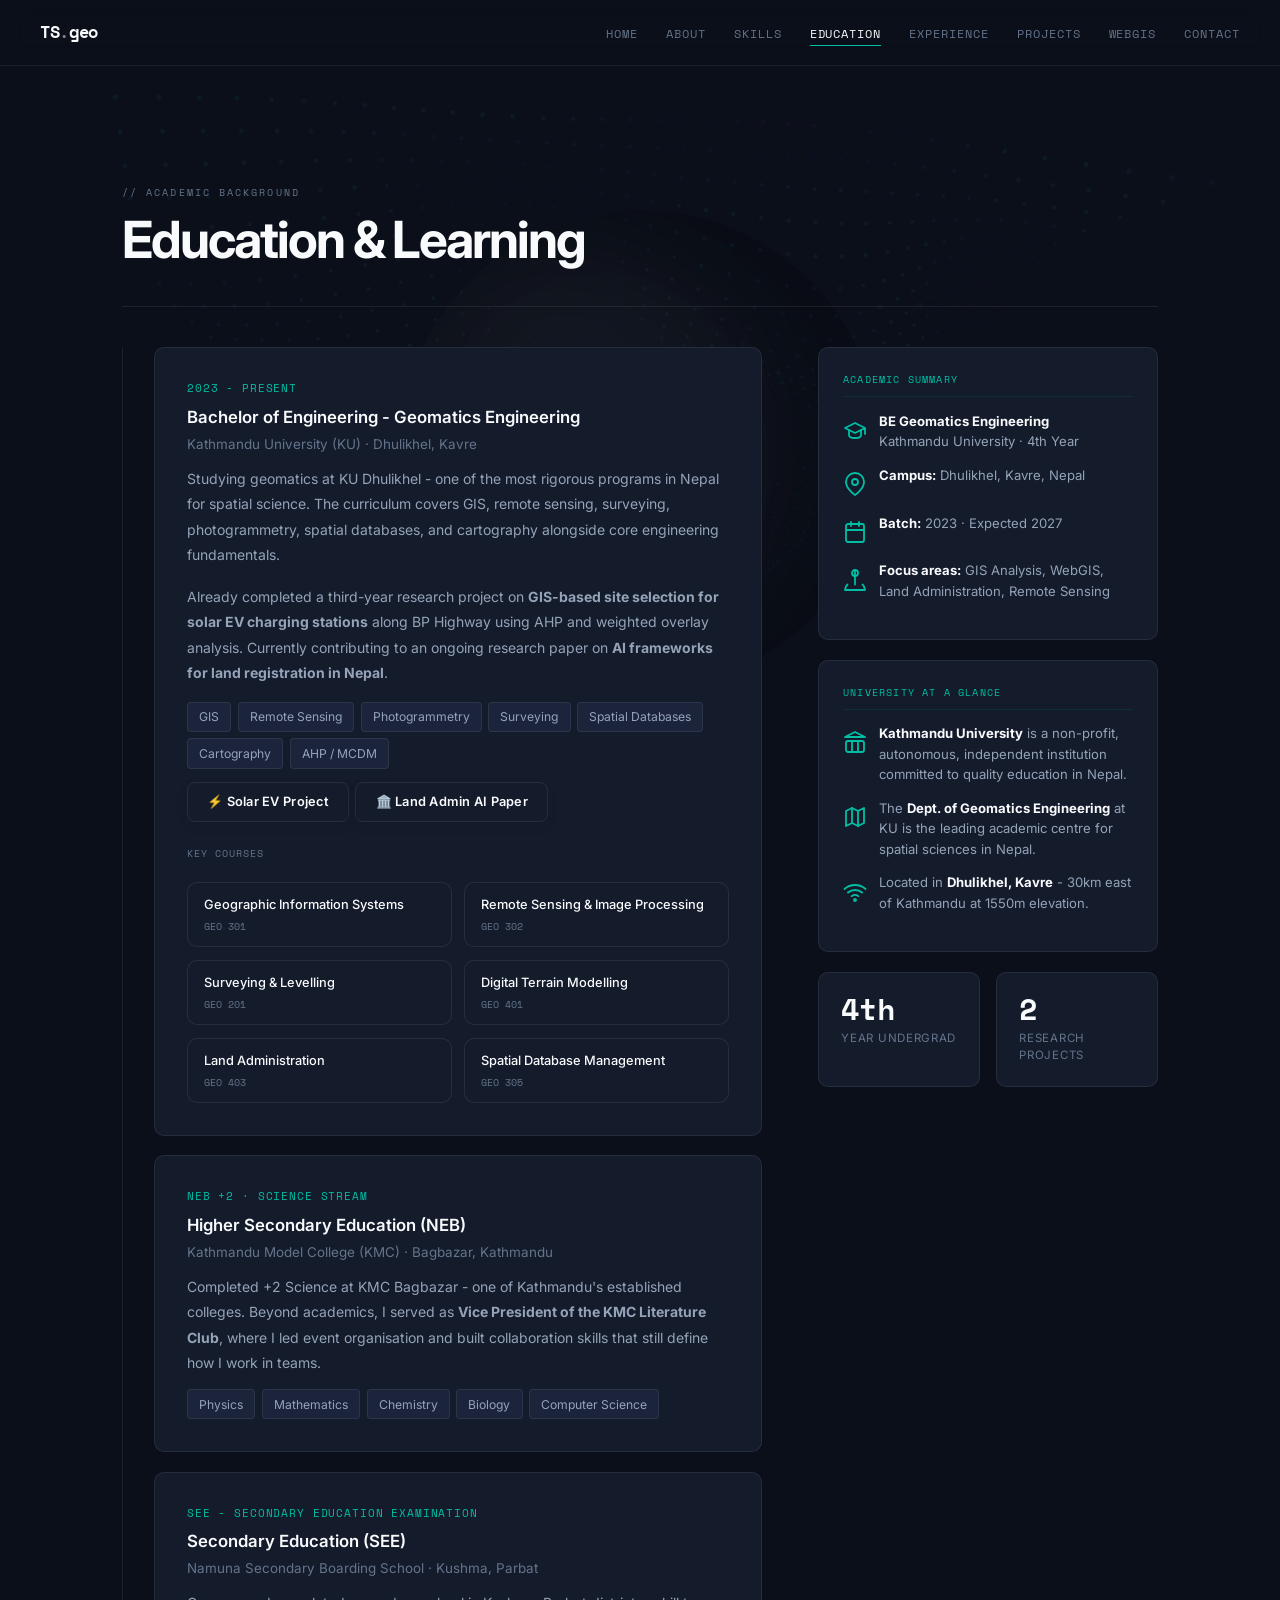
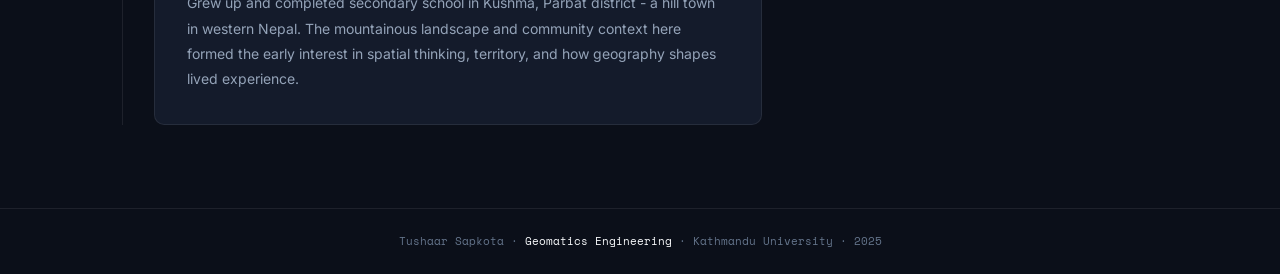
<file: education.html>
<!DOCTYPE html>
<html lang="en">

<head>
  <meta charset="UTF-8" />
  <meta name="viewport" content="width=device-width,initial-scale=1.0" />
  <title>Education - Tushaar Sapkota</title>
  <link
    href="https://fonts.googleapis.com/css2?family=Space+Grotesk:wght@300;400;500;600;700&family=Space+Mono:wght@400;700&display=swap"
    rel="stylesheet" />
  <link rel="stylesheet" href="style.css" />
  <style>
    .edu-layout {
      display: grid;
      grid-template-columns: 1fr 340px;
      gap: 3.5rem;
      margin-top: 2.5rem;
      align-items: start;
    }

    .course-grid {
      display: grid;
      grid-template-columns: 1fr 1fr;
      gap: .8rem;
      margin-top: 1.25rem;
    }

    .course-pill {
      background: var(--bg2);
      border: 1px solid var(--border);
      border-radius: 10px;
      padding: .75rem 1rem;
      font-size: .8rem;
    }

    .course-name {
      color: var(--text);
      font-weight: 500;
      margin-bottom: .2rem;
    }

    .course-code {
      font-family: 'Space Mono', monospace;
      font-size: .6rem;
      color: var(--muted);
    }

    .edu-sidebar {
      position: sticky;
      top: 110px;
    }

    .fact-card {
      background: var(--bg2);
      border: 1px solid var(--border);
      border-radius: var(--r);
      padding: 1.5rem;
      margin-bottom: 1.25rem;
    }

    .fact-label {
      font-family: 'Space Mono', monospace;
      font-size: .62rem;
      color: var(--teal);
      text-transform: uppercase;
      letter-spacing: .12em;
      margin-bottom: .85rem;
      padding-bottom: .5rem;
      border-bottom: 1px solid rgba(0, 212, 170, 0.1);
    }

    .fact-item {
      display: flex;
      align-items: flex-start;
      gap: .75rem;
      margin-bottom: .85rem;
    }

    .fact-icon {
      font-size: 1.3rem;
      flex-shrink: 0;
      margin-top: .05rem;
    }

    .fact-text {
      font-size: .82rem;
      color: var(--dim);
      line-height: 1.55;
    }

    .fact-text strong {
      color: var(--text);
    }

    @media(max-width:900px) {
      .edu-layout {
        grid-template-columns: 1fr
      }

      .edu-sidebar {
        position: static
      }

      .course-grid {
        grid-template-columns: 1fr
      }
    }
  </style>
</head>

<body>
  <div class="bg-earth-container">
    <div id="earth"></div>
  </div>
  <div class="c-dot" id="cdot"></div>
  <div class="c-ring" id="cring"></div>
  <div id="sprog"></div><canvas id="bg-canvas"></canvas>
  <div class="aurora-layer">
    <div class="aura a1"></div>
    <div class="aura a2"></div>
    <div class="aura a3"></div>
  </div>

  <nav id="navbar">
    <a href="index.html" class="nav-logo">TS<span style="opacity:.5">.</span>geo</a>
    <ul class="nav-links">
      <li><a href="index.html">Home</a></li>
      <li><a href="about.html">About</a></li>
      <li><a href="skills.html">Skills</a></li>
      <li><a href="education.html">Education</a></li>
      <li><a href="experience.html">Experience</a></li>
      <li><a href="projects.html">Projects</a></li>
      <li><a href="webgis.html">WebGIS</a></li>
      <li><a href="contact.html">Contact</a></li>
    </ul>
  </nav>

  <div class="page-wrap">
    <div class="container">
      <div class="page-hero reveal">
        <div class="page-hero-tag">// Academic Background</div>
        <h1 class="page-hero-title"><span class="grad">Education</span> & Learning</h1>
      </div>

      <div class="edu-layout">
        <!-- Timeline -->
        <div>
          <div class="timeline">

            <div class="timeline-item reveal">
              <div class="timeline-period">2023 - Present</div>
              <div class="timeline-title">Bachelor of Engineering - Geomatics Engineering</div>
              <div class="timeline-sub">Kathmandu University (KU) · Dhulikhel, Kavre</div>
              <div class="timeline-desc">
                <p style="margin-bottom:1rem">Studying geomatics at KU Dhulikhel - one of the most rigorous programs in
                  Nepal for spatial science. The curriculum covers GIS, remote sensing, surveying, photogrammetry,
                  spatial databases, and cartography alongside core engineering fundamentals.</p>
                <p>Already completed a third-year research project on <strong>GIS-based site selection for solar EV
                    charging stations</strong> along BP Highway using AHP and weighted overlay analysis. Currently
                  contributing to an ongoing research paper on <strong>AI frameworks for land registration in
                    Nepal</strong>.</p>
              </div>
              <div style="display:flex;flex-wrap:wrap;gap:.4rem;margin-top:1rem">
                <span class="skill-tag">GIS</span><span class="skill-tag">Remote Sensing</span><span
                  class="skill-tag">Photogrammetry</span>
                <span class="skill-tag">Surveying</span><span class="skill-tag">Spatial Databases</span><span
                  class="skill-tag">Cartography</span>
                <span class="skill-tag">AHP / MCDM</span>
              </div>
              <div style="display:flex;flex-wrap:wrap;gap:.4rem;margin-top:.85rem">
                <a href="project-solar-ev.html" class="btn btn-sm btn-outline">⚡ Solar EV Project</a>
                <a href="project-land-admin.html" class="btn btn-sm btn-outline">🏛️ Land Admin AI Paper</a>
              </div>

              <div style="margin-top:1.5rem">
                <div
                  style="font-family:'Space Mono',monospace;font-size:.62rem;color:var(--muted);text-transform:uppercase;letter-spacing:.1em;margin-bottom:.75rem">
                  Key Courses</div>
                <div class="course-grid">
                  <div class="course-pill">
                    <div class="course-name">Geographic Information Systems</div>
                    <div class="course-code">GEO 301</div>
                  </div>
                  <div class="course-pill">
                    <div class="course-name">Remote Sensing & Image Processing</div>
                    <div class="course-code">GEO 302</div>
                  </div>
                  <div class="course-pill">
                    <div class="course-name">Surveying & Levelling</div>
                    <div class="course-code">GEO 201</div>
                  </div>
                  <div class="course-pill">
                    <div class="course-name">Digital Terrain Modelling</div>
                    <div class="course-code">GEO 401</div>
                  </div>
                  <div class="course-pill">
                    <div class="course-name">Land Administration</div>
                    <div class="course-code">GEO 403</div>
                  </div>
                  <div class="course-pill">
                    <div class="course-name">Spatial Database Management</div>
                    <div class="course-code">GEO 305</div>
                  </div>
                </div>
              </div>
            </div>

            <div class="timeline-item reveal">
              <div class="timeline-period">NEB +2 · Science Stream</div>
              <div class="timeline-title">Higher Secondary Education (NEB)</div>
              <div class="timeline-sub">Kathmandu Model College (KMC) · Bagbazar, Kathmandu</div>
              <div class="timeline-desc">
                Completed +2 Science at KMC Bagbazar - one of Kathmandu's established colleges. Beyond academics, I
                served as <strong>Vice President of the KMC Literature Club</strong>, where I led event organisation and
                built collaboration skills that still define how I work in teams.
              </div>
              <div style="display:flex;flex-wrap:wrap;gap:.4rem;margin-top:.85rem">
                <span class="skill-tag">Physics</span><span class="skill-tag">Mathematics</span><span
                  class="skill-tag">Chemistry</span>
                <span class="skill-tag">Biology</span><span class="skill-tag">Computer Science</span>
              </div>
            </div>

            <div class="timeline-item reveal">
              <div class="timeline-period">SEE - Secondary Education Examination</div>
              <div class="timeline-title">Secondary Education (SEE)</div>
              <div class="timeline-sub">Namuna Secondary Boarding School · Kushma, Parbat</div>
              <div class="timeline-desc">
                Grew up and completed secondary school in Kushma, Parbat district - a hill town in western Nepal. The
                mountainous landscape and community context here formed the early interest in spatial thinking,
                territory, and how geography shapes lived experience.
              </div>
            </div>

          </div>
        </div>

        <!-- Sidebar -->
        <div class="edu-sidebar reveal-right">
          <div class="fact-card">
            <div class="fact-label">Academic Summary</div>
            <div class="fact-item">
              <div class="fact-icon">
                <svg class="icon-svg" viewBox="0 0 24 24">
                  <path d="M22 10v6M2 10l10-5 10 5-10 5z"></path>
                  <path d="M6 12v5c0 2 2 3 6 3s6-1 6-3v-5"></path>
                </svg>
              </div>
              <div class="fact-text"><strong>BE Geomatics Engineering</strong><br />Kathmandu University · 4th Year
              </div>
            </div>
            <div class="fact-item">
              <div class="fact-icon">
                <svg class="icon-svg" viewBox="0 0 24 24">
                  <path d="M21 10c0 7-9 13-9 13s-9-6-9-13a9 9 0 0 1 18 0z"></path>
                  <circle cx="12" cy="10" r="3"></circle>
                </svg>
              </div>
              <div class="fact-text"><strong>Campus:</strong> Dhulikhel, Kavre, Nepal</div>
            </div>
            <div class="fact-item">
              <div class="fact-icon">
                <svg class="icon-svg" viewBox="0 0 24 24">
                  <rect x="3" y="4" width="18" height="18" rx="2" ry="2"></rect>
                  <line x1="16" y1="2" x2="16" y2="6"></line>
                  <line x1="8" y1="2" x2="8" y2="6"></line>
                  <line x1="3" y1="10" x2="21" y2="10"></line>
                </svg>
              </div>
              <div class="fact-text"><strong>Batch:</strong> 2023 · Expected 2027</div>
            </div>
            <div class="fact-item">
              <div class="fact-icon">
                <svg class="icon-svg" viewBox="0 0 24 24">
                  <path d="M4.5 16.5c-1.5 1.26-2.5 3.19-2.5 5.5h20c0-2.31-1-4.24-2.5-5.5"></path>
                  <path d="M12 2v14.5"></path>
                  <circle cx="12" cy="5" r="3"></circle>
                </svg>
              </div>
              <div class="fact-text"><strong>Focus areas:</strong> GIS Analysis, WebGIS, Land Administration, Remote
                Sensing</div>
            </div>
          </div>

          <div class="fact-card">
            <div class="fact-label">University at a Glance</div>
            <div class="fact-item">
              <div class="fact-icon">
                <svg class="icon-svg" viewBox="0 0 24 24">
                  <rect x="3" y="11" width="18" height="11" rx="2"></rect>
                  <path d="M12 2L2 7h20L12 2z"></path>
                  <path d="M9 22V11M15 22V11"></path>
                </svg>
              </div>
              <div class="fact-text"><strong>Kathmandu University</strong> is a non-profit, autonomous, independent
                institution committed to quality education in Nepal.</div>
            </div>
            <div class="fact-item">
              <div class="fact-icon">
                <svg class="icon-svg" viewBox="0 0 24 24">
                  <polygon points="3 6 9 3 15 6 21 3 21 18 15 21 9 18 3 21"></polygon>
                  <line x1="9" y1="3" x2="9" y2="18"></line>
                  <line x1="15" y1="6" x2="15" y2="21"></line>
                </svg>
              </div>
              <div class="fact-text">The <strong>Dept. of Geomatics Engineering</strong> at KU is the leading academic
                centre for spatial sciences in Nepal.</div>
            </div>
            <div class="fact-item">
              <div class="fact-icon">
                <svg class="icon-svg" viewBox="0 0 24 24">
                  <path d="M5 12.55a11 11 0 0 1 14.08 0"></path>
                  <path d="M1.42 9a16 16 0 0 1 21.16 0"></path>
                  <path d="M8.58 16.14a6 6 0 0 1 6.84 0"></path>
                  <circle cx="12" cy="20" r="1"></circle>
                </svg>
              </div>
              <div class="fact-text">Located in <strong>Dhulikhel, Kavre</strong> - 30km east of Kathmandu at 1550m
                elevation.</div>
            </div>
          </div>

          <div class="stat-grid" style="grid-template-columns:1fr 1fr">
            <div class="stat-card">
              <div class="stat-num">4th</div>
              <div class="stat-label">Year Undergrad</div>
            </div>
            <div class="stat-card">
              <div class="stat-num">2</div>
              <div class="stat-label">Research Projects</div>
            </div>
          </div>
        </div>
      </div>
    </div>
  </div>

  <footer>
    <p>Tushaar Sapkota · <span>Geomatics Engineering</span> · Kathmandu University · 2025</p>
  </footer>
  <script src="app.js"></script>
</body>

</html>
</file>
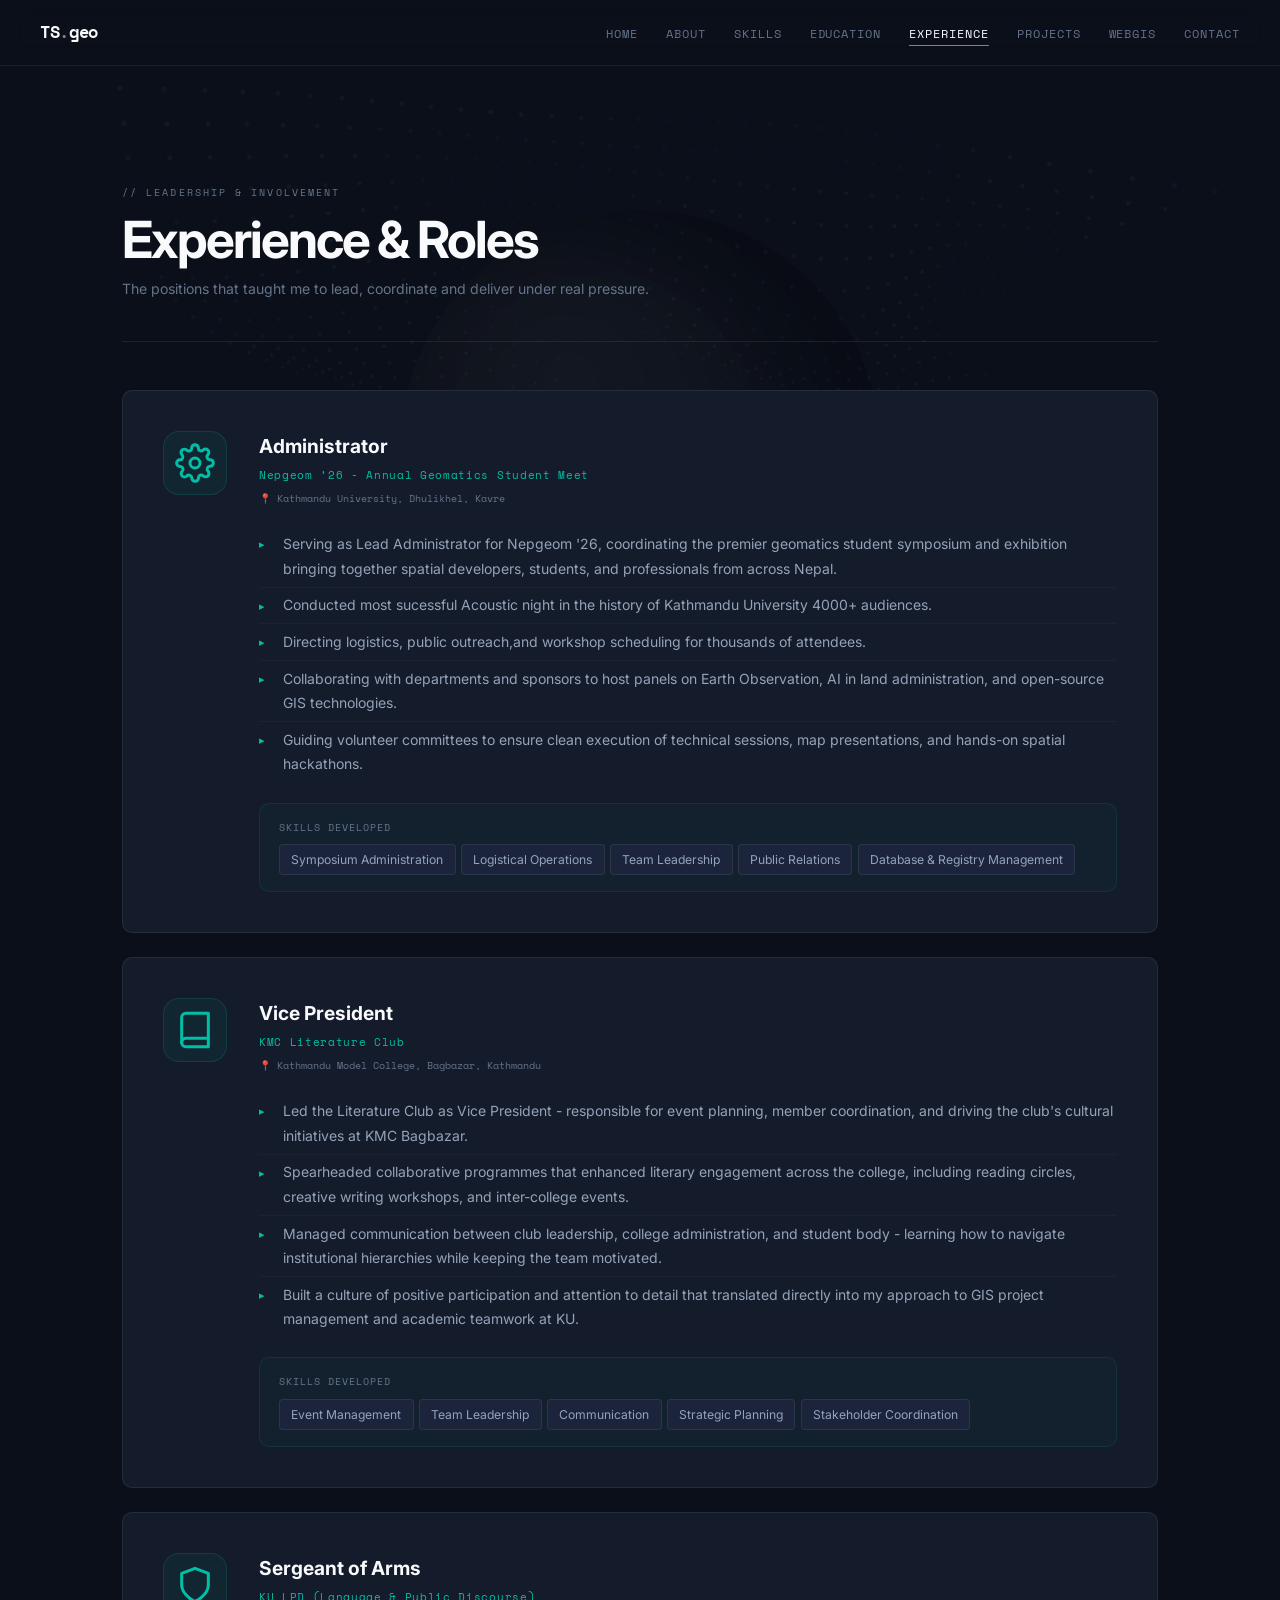
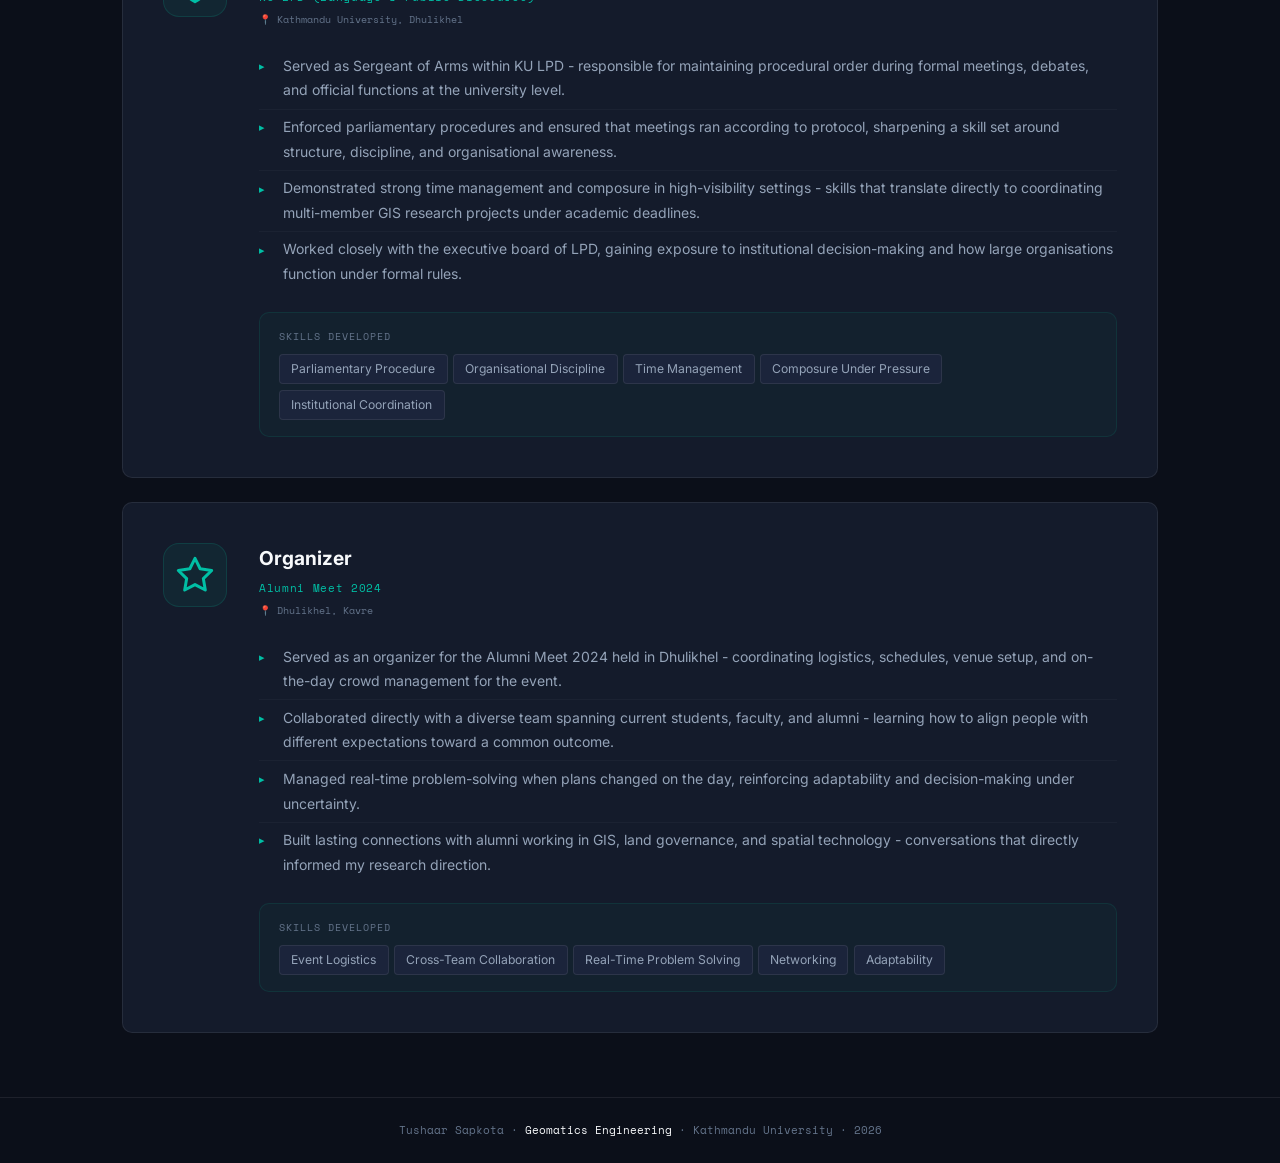
<file: experience.html>
<!DOCTYPE html>
<html lang="en">

<head>
  <meta charset="UTF-8" />
  <meta name="viewport" content="width=device-width,initial-scale=1.0" />
  <title>Experience - Tushaar Sapkota</title>
  <link
    href="https://fonts.googleapis.com/css2?family=Space+Grotesk:wght@300;400;500;600;700&family=Space+Mono:wght@400;700&display=swap"
    rel="stylesheet" />
  <link rel="stylesheet" href="style.css" />
  <style>
    .exp-card {
      background: var(--bg2);
      border: 1px solid var(--border);
      border-radius: var(--r);
      padding: 2.5rem;
      display: grid;
      grid-template-columns: auto 1fr;
      gap: 2rem;
      align-items: start;
      transition: all .3s;
      position: relative;
      overflow: hidden;
      margin-bottom: 1.5rem;
    }

    .exp-card::before {
      content: '';
      position: absolute;
      left: 0;
      top: 0;
      bottom: 0;
      width: 3px;
      background: linear-gradient(180deg, var(--teal), var(--purple));
      opacity: 0;
      transition: opacity .3s;
    }



    .exp-card:hover::before,
    .exp-card:hover::after {
      opacity: 1;
    }

    .exp-card:hover {
      border-color: rgba(0, 212, 170, 0.26);
      transform: translateY(-5px);
      box-shadow: 0 24px 60px rgba(0, 0, 0, 0.4);
    }

    .exp-icon-wrap {
      width: 64px;
      height: 64px;
      border-radius: 16px;
      background: rgba(0, 212, 170, 0.06);
      border: 1px solid rgba(0, 212, 170, 0.14);
      display: flex;
      align-items: center;
      justify-content: center;
      font-size: 1.75rem;
      transition: all .3s;
      flex-shrink: 0;
      position: relative;
      z-index: 1;
    }

    .exp-card:hover .exp-icon-wrap {
      background: rgba(0, 212, 170, 0.1);
      border-color: rgba(0, 212, 170, 0.3);
      box-shadow: 0 0 24px rgba(0, 212, 170, 0.15);
    }

    .exp-body {
      position: relative;
      z-index: 1;
    }

    .exp-role {
      font-size: 1.2rem;
      font-weight: 700;
      margin-bottom: .3rem;
    }

    .exp-org {
      font-family: 'Space Mono', monospace;
      font-size: .7rem;
      color: var(--teal);
      letter-spacing: .06em;
      margin-bottom: .4rem;
    }

    .exp-location {
      font-family: 'Space Mono', monospace;
      font-size: .62rem;
      color: var(--muted);
      margin-bottom: 1.25rem;
    }

    .exp-bullets {
      list-style: none;
      padding: 0;
      margin-bottom: 1.25rem;
    }

    .exp-bullets li {
      font-size: .875rem;
      color: var(--dim);
      line-height: 1.75;
      padding: .35rem 0 .35rem 1.5rem;
      position: relative;
      border-bottom: 1px solid rgba(255, 255, 255, 0.03);
    }

    .exp-bullets li::before {
      content: '▸';
      position: absolute;
      left: 0;
      color: var(--teal);
      font-size: .7rem;
      top: .55rem;
    }

    .exp-bullets li:last-child {
      border-bottom: none;
    }

    .exp-tags {
      display: flex;
      flex-wrap: wrap;
      gap: .35rem;
    }

    .skills-learned {
      background: rgba(0, 212, 170, 0.03);
      border: 1px solid rgba(0, 212, 170, 0.1);
      border-radius: 10px;
      padding: 1rem 1.2rem;
      margin-top: 1.25rem;
    }

    .skills-learned-title {
      font-family: 'Space Mono', monospace;
      font-size: .6rem;
      color: var(--muted);
      text-transform: uppercase;
      letter-spacing: .1em;
      margin-bottom: .6rem;
    }

    @media(max-width:700px) {
      .exp-card {
        grid-template-columns: 1fr
      }

      .exp-icon-wrap {
        width: 50px;
        height: 50px;
        font-size: 1.4rem
      }
    }
  </style>
</head>

<body>
  <div class="bg-earth-container">
    <div id="earth"></div>
  </div>
  <div class="c-dot" id="cdot"></div>
  <div class="c-ring" id="cring"></div>
  <div id="sprog"></div><canvas id="bg-canvas"></canvas>
  <div class="aurora-layer">
    <div class="aura a1"></div>
    <div class="aura a2"></div>
    <div class="aura a3"></div>
  </div>

  <nav id="navbar">
    <a href="index.html" class="nav-logo">TS<span style="opacity:.5">.</span>geo</a>
    <ul class="nav-links">
      <li><a href="index.html">Home</a></li>
      <li><a href="about.html">About</a></li>
      <li><a href="skills.html">Skills</a></li>
      <li><a href="education.html">Education</a></li>
      <li><a href="experience.html">Experience</a></li>
      <li><a href="projects.html">Projects</a></li>
      <li><a href="webgis.html">WebGIS</a></li>
      <li><a href="contact.html">Contact</a></li>
    </ul>
  </nav>

  <div class="page-wrap">
    <div class="container">
      <div class="page-hero reveal">
        <div class="page-hero-tag">// Leadership & Involvement</div>
        <h1 class="page-hero-title"><span class="grad">Experience</span> & Roles</h1>
        <p style="color:var(--muted);font-size:.88rem;margin-top:.75rem">The positions that taught me to lead,
          coordinate and deliver under real pressure.</p>
      </div>

      <div style="margin-top:3rem">
        <div class="exp-card reveal">
          <div class="exp-icon-wrap">
            <svg class="icon-svg icon-svg-lg" viewBox="0 0 24 24">
              <circle cx="12" cy="12" r="3"></circle>
              <path
                d="M19.4 15a1.65 1.65 0 0 0 .33 1.82l.06.06a2 2 0 1 1-2.83 2.83l-.06-.06a1.65 1.65 0 0 0-1.82-.33 1.65 1.65 0 0 0-1 1.51V21a2 2 0 0 1-4 0v-.09A1.65 1.65 0 0 0 9 19.4a1.65 1.65 0 0 0-1.82.33l-.06.06a2 2 0 1 1-2.83-2.83l.06-.06a1.65 1.65 0 0 0 .33-1.82 1.65 1.65 0 0 0-1.51-1H3a2 2 0 0 1 0-4h.09A1.65 1.65 0 0 0 4.6 9a1.65 1.65 0 0 0-.33-1.82l-.06-.06a2 2 0 1 1 2.83-2.83l.06.06a1.65 1.65 0 0 0 1.82.33H9a1.65 1.65 0 0 0 1-1.51V3a2 2 0 0 1 4 0v.09a1.65 1.65 0 0 0 1 1.51 1.65 1.65 0 0 0 1.82-.33l.06-.06a2 2 0 1 1 2.83 2.83l-.06.06a1.65 1.65 0 0 0-.33 1.82V9a1.65 1.65 0 0 0 1.51 1H21a2 2 0 0 1 0 4h-.09a1.65 1.65 0 0 0-1.51 1z" />
            </svg>
          </div>
          <div class="exp-body">
            <div class="exp-role">Administrator</div>
            <div class="exp-org">Nepgeom ’26 - Annual Geomatics Student Meet</div>
            <div class="exp-location">📍 Kathmandu University, Dhulikhel, Kavre</div>
            <ul class="exp-bullets">
              <li>Serving as Lead Administrator for Nepgeom '26, coordinating the premier geomatics student symposium
                and exhibition bringing together spatial developers, students, and professionals from across Nepal.</li>
              <li>Conducted most sucessful Acoustic night in the history of Kathmandu University 4000+ audiences.</li>
              <li>Directing logistics, public outreach,and workshop scheduling for thousands of attendees.</li>
              <li>Collaborating with departments and sponsors to host panels on Earth Observation, AI in land
                administration, and open-source GIS technologies.</li>
              <li>Guiding volunteer committees to ensure clean execution of technical sessions, map presentations, and
                hands-on spatial hackathons.</li>
            </ul>
            <div class="skills-learned">
              <div class="skills-learned-title">Skills Developed</div>
              <div class="exp-tags">
                <span class="skill-tag">Symposium Administration</span><span class="skill-tag">Logistical
                  Operations</span>
                <span class="skill-tag">Team Leadership</span><span class="skill-tag">Public Relations</span>
                <span class="skill-tag">Database & Registry Management</span>
              </div>
            </div>
          </div>
        </div>

        <div class="exp-card reveal">
          <div class="exp-icon-wrap">
            <svg class="icon-svg icon-svg-lg" viewBox="0 0 24 24">
              <path d="M4 19.5A2.5 2.5 0 0 1 6.5 17H20"></path>
              <path d="M6.5 2H20v20H6.5A2.5 2.5 0 0 1 4 19.5v-15A2.5 2.5 0 0 1 6.5 2z"></path>
            </svg>
          </div>
          <div class="exp-body">
            <div class="exp-role">Vice President</div>
            <div class="exp-org">KMC Literature Club</div>
            <div class="exp-location">📍 Kathmandu Model College, Bagbazar, Kathmandu</div>
            <ul class="exp-bullets">
              <li>Led the Literature Club as Vice President - responsible for event planning, member coordination, and
                driving the club's cultural initiatives at KMC Bagbazar.</li>
              <li>Spearheaded collaborative programmes that enhanced literary engagement across the college, including
                reading circles, creative writing workshops, and inter-college events.</li>
              <li>Managed communication between club leadership, college administration, and student body - learning how
                to navigate institutional hierarchies while keeping the team motivated.</li>
              <li>Built a culture of positive participation and attention to detail that translated directly into my
                approach to GIS project management and academic teamwork at KU.</li>
            </ul>
            <div class="skills-learned">
              <div class="skills-learned-title">Skills Developed</div>
              <div class="exp-tags">
                <span class="skill-tag">Event Management</span><span class="skill-tag">Team Leadership</span>
                <span class="skill-tag">Communication</span><span class="skill-tag">Strategic Planning</span>
                <span class="skill-tag">Stakeholder Coordination</span>
              </div>
            </div>
          </div>
        </div>

        <div class="exp-card reveal">
          <div class="exp-icon-wrap">
            <svg class="icon-svg icon-svg-lg" viewBox="0 0 24 24">
              <path d="M12 22s8-4 8-10V5l-8-3-8 3v7c0 6 8 10 8 10z"></path>
            </svg>
          </div>
          <div class="exp-body">
            <div class="exp-role">Sergeant of Arms</div>
            <div class="exp-org">KU LPD (Language & Public Discourse)</div>
            <div class="exp-location">📍 Kathmandu University, Dhulikhel</div>
            <ul class="exp-bullets">
              <li>Served as Sergeant of Arms within KU LPD - responsible for maintaining procedural order during formal
                meetings, debates, and official functions at the university level.</li>
              <li>Enforced parliamentary procedures and ensured that meetings ran according to protocol, sharpening a
                skill set around structure, discipline, and organisational awareness.</li>
              <li>Demonstrated strong time management and composure in high-visibility settings - skills that translate
                directly to coordinating multi-member GIS research projects under academic deadlines.</li>
              <li>Worked closely with the executive board of LPD, gaining exposure to institutional decision-making and
                how large organisations function under formal rules.</li>
            </ul>
            <div class="skills-learned">
              <div class="skills-learned-title">Skills Developed</div>
              <div class="exp-tags">
                <span class="skill-tag">Parliamentary Procedure</span><span class="skill-tag">Organisational
                  Discipline</span>
                <span class="skill-tag">Time Management</span><span class="skill-tag">Composure Under Pressure</span>
                <span class="skill-tag">Institutional Coordination</span>
              </div>
            </div>
          </div>
        </div>

        <div class="exp-card reveal">
          <div class="exp-icon-wrap">
            <svg class="icon-svg icon-svg-lg" viewBox="0 0 24 24">
              <polygon
                points="12 2 15.09 8.26 22 9.27 17 14.14 18.18 21.02 12 17.77 5.82 21.02 7 14.14 2 9.27 8.91 8.26 12 2">
              </polygon>
            </svg>
          </div>
          <div class="exp-body">
            <div class="exp-role">Organizer</div>
            <div class="exp-org">Alumni Meet 2024</div>
            <div class="exp-location">📍 Dhulikhel, Kavre</div>
            <ul class="exp-bullets">
              <li>Served as an organizer for the Alumni Meet 2024 held in Dhulikhel - coordinating logistics, schedules,
                venue setup, and on-the-day crowd management for the event.</li>
              <li>Collaborated directly with a diverse team spanning current students, faculty, and alumni - learning
                how to align people with different expectations toward a common outcome.</li>
              <li>Managed real-time problem-solving when plans changed on the day, reinforcing adaptability and
                decision-making under uncertainty.</li>
              <li>Built lasting connections with alumni working in GIS, land governance, and spatial technology -
                conversations that directly informed my research direction.</li>
            </ul>
            <div class="skills-learned">
              <div class="skills-learned-title">Skills Developed</div>
              <div class="exp-tags">
                <span class="skill-tag">Event Logistics</span><span class="skill-tag">Cross-Team Collaboration</span>
                <span class="skill-tag">Real-Time Problem Solving</span><span class="skill-tag">Networking</span>
                <span class="skill-tag">Adaptability</span>
              </div>
            </div>
          </div>
        </div>

      </div>
    </div>
  </div>

  <footer>
    <p>Tushaar Sapkota · <span>Geomatics Engineering</span> · Kathmandu University · 2026</p>
  </footer>
  <script src="app.js"></script>
  <script>
    document.querySelectorAll('.exp-card').forEach(card => {
      card.addEventListener('mousemove', e => { const r = card.getBoundingClientRect(); card.style.setProperty('--mx', (e.clientX - r.left) + 'px'); card.style.setProperty('--my', (e.clientY - r.top) + 'px'); });
      card.addEventListener('mouseenter', () => { document.getElementById('cdot')?.classList.add('on'); document.getElementById('cring')?.classList.add('on'); });
      card.addEventListener('mouseleave', () => { document.getElementById('cdot')?.classList.remove('on'); document.getElementById('cring')?.classList.remove('on'); });
    });
  </script>
</body>

</html>
</file>
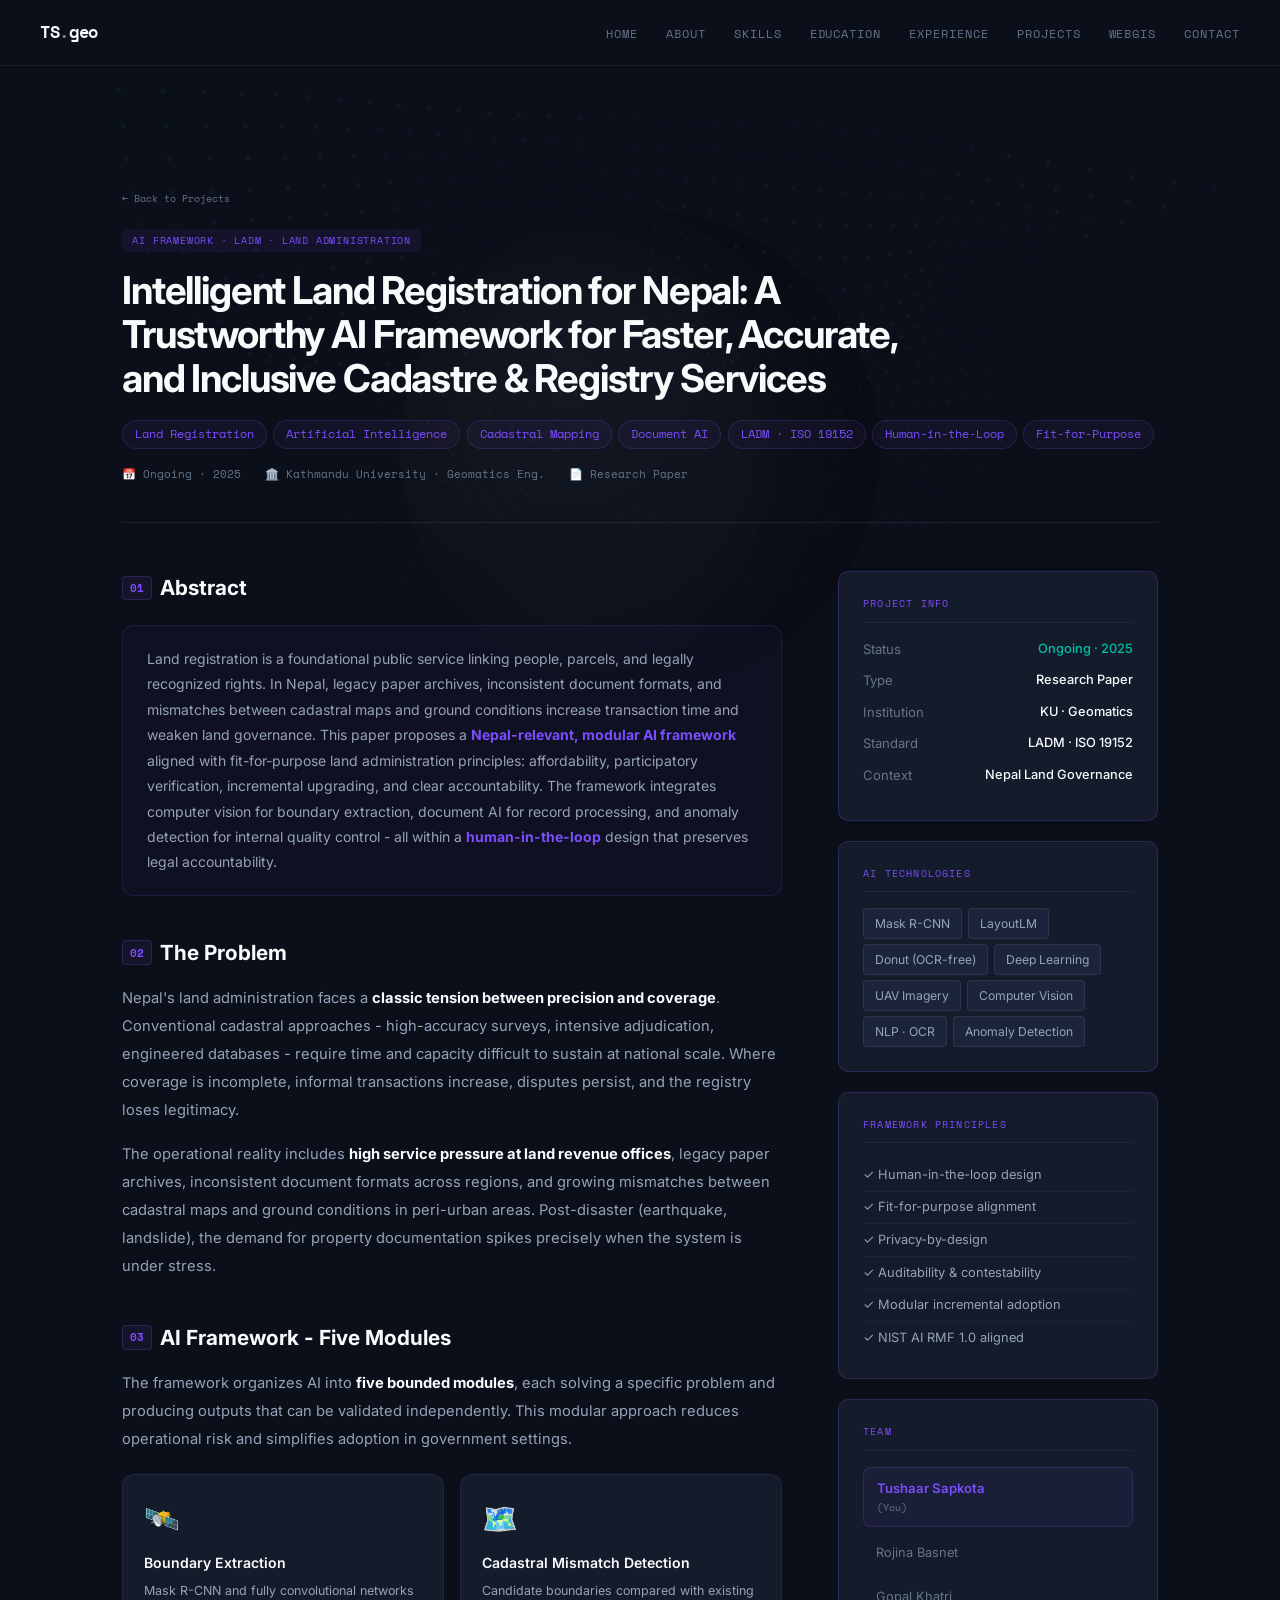
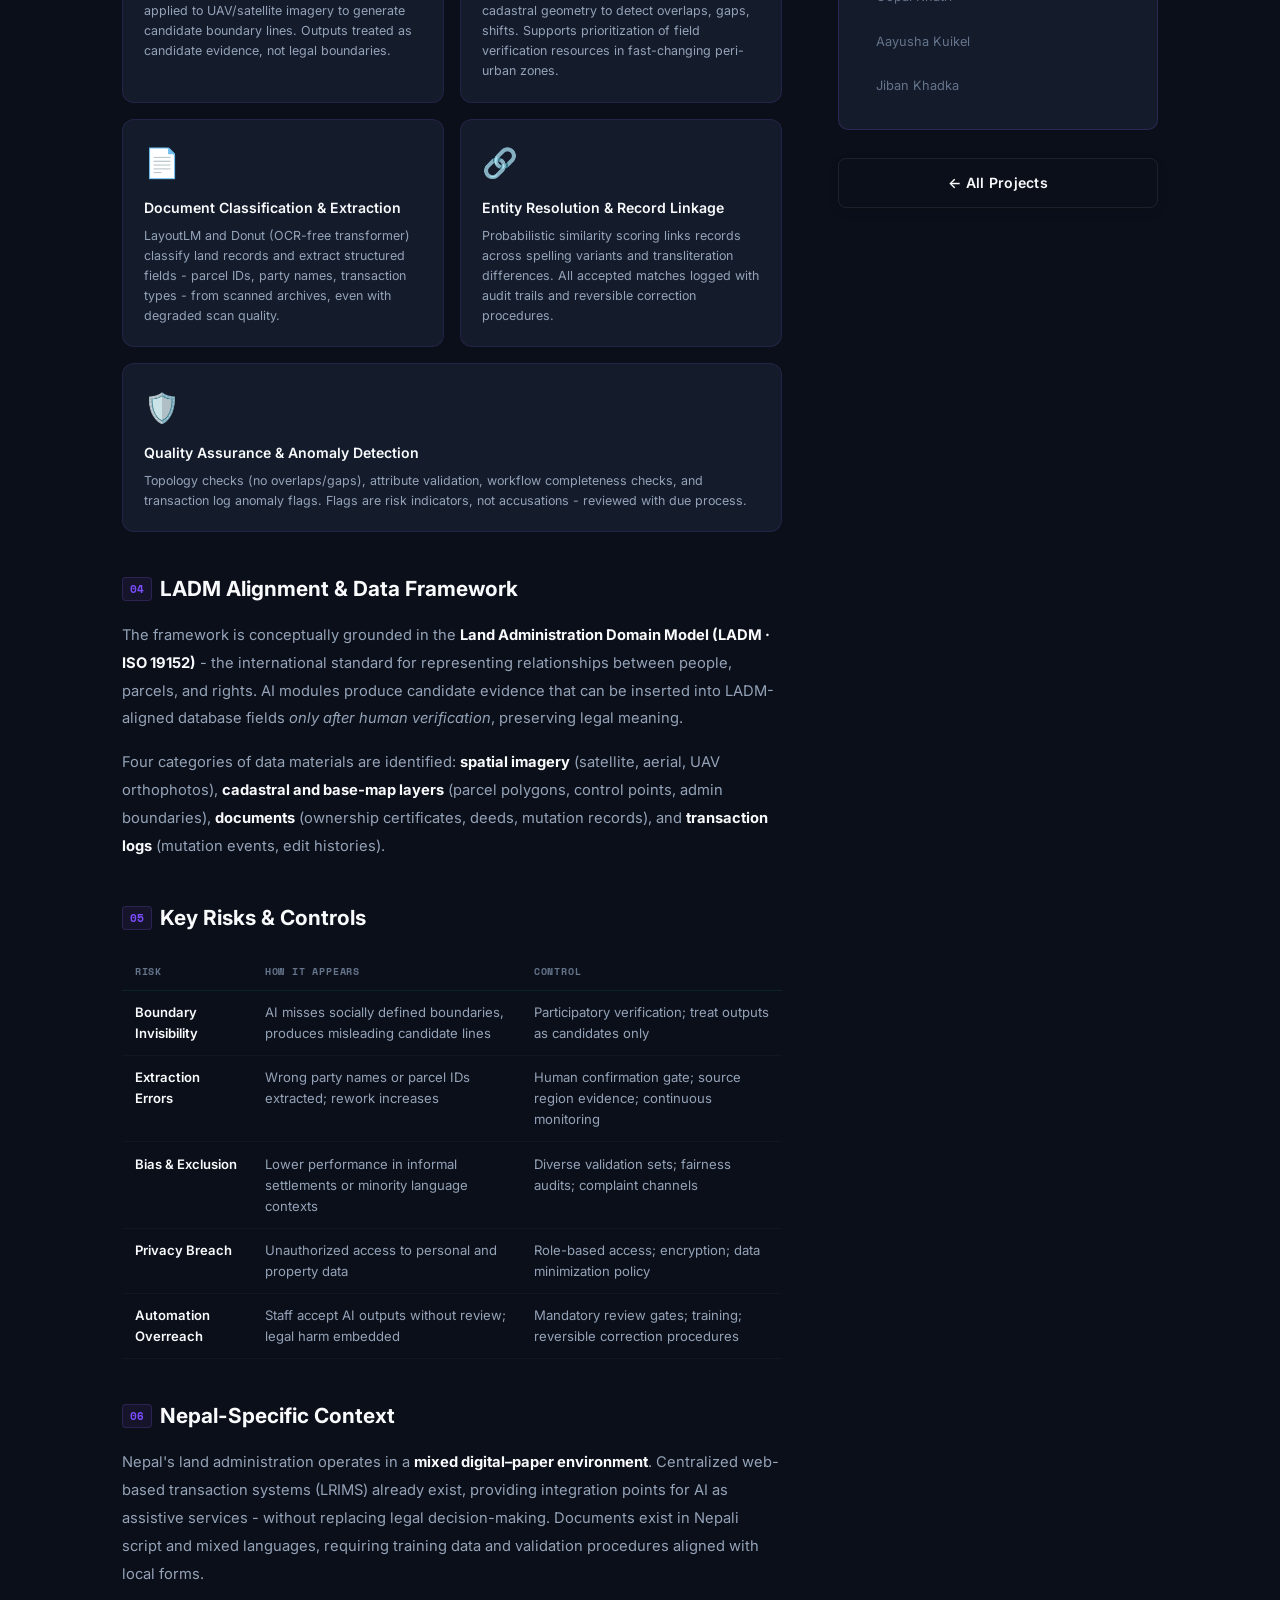
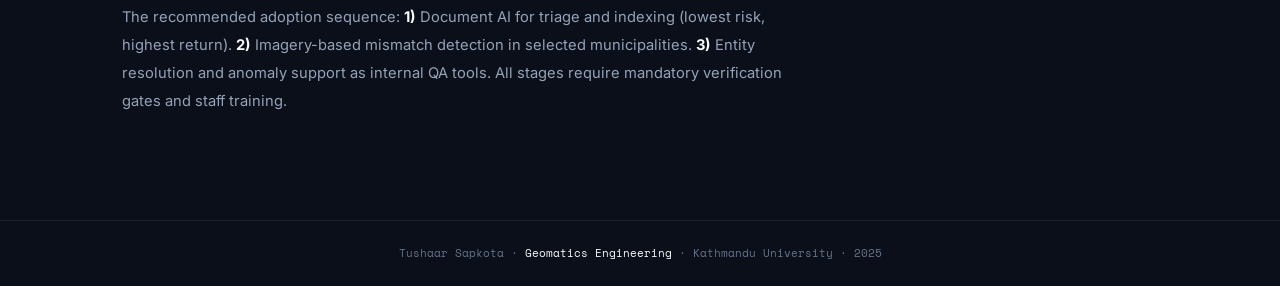
<file: project-land-admin.html>
<!DOCTYPE html>
<html lang="en">
<head>
  <meta charset="UTF-8" /><meta name="viewport" content="width=device-width,initial-scale=1.0" />
  <title>Land Admin AI - Tushaar Sapkota</title>
  <link href="https://fonts.googleapis.com/css2?family=Space+Grotesk:wght@300;400;500;600;700&family=Space+Mono:wght@400;700&display=swap" rel="stylesheet" />
  <link rel="stylesheet" href="style.css" />
  <style>
  .project-layout { display:grid;grid-template-columns:1fr 320px;gap:3.5rem;margin-top:3rem;align-items:start; }
  .sidebar { position:sticky;top:110px; }
  .sidebar-card { background:var(--bg2);border:1px solid var(--border);border-radius:var(--r);padding:1.5rem;margin-bottom:1.25rem; }
  .sidebar-label { font-family:'Space Mono',monospace;font-size:.62rem;color:var(--purple);text-transform:uppercase;letter-spacing:.12em;margin-bottom:1rem;padding-bottom:.6rem;border-bottom:1px solid rgba(139,92,246,0.12); }
  .sidebar-row { display:flex;justify-content:space-between;align-items:flex-start;margin-bottom:.65rem;font-size:.82rem; }
  .sidebar-key { color:var(--muted); }
  .sidebar-val { color:var(--text);font-weight:500;text-align:right;font-size:.8rem; }

  .section-prose { margin-bottom:2.5rem; }
  .section-prose h2 { font-size:1.3rem;font-weight:700;margin-bottom:1rem;display:flex;align-items:center;gap:.5rem; }
  .section-prose h2 .num { font-family:'Space Mono',monospace;font-size:.7rem;color:var(--purple);background:rgba(139,92,246,0.08);border:1px solid rgba(139,92,246,0.2);border-radius:4px;padding:.15rem .45rem; }
  .section-prose p { color:var(--dim);line-height:1.9;font-size:.92rem;margin-bottom:1rem; }
  .section-prose p strong { color:var(--text); }

  .module-grid { display:grid;grid-template-columns:1fr 1fr;gap:1rem;margin:1.25rem 0; }
  .module-card { background:var(--bg2);border:1px solid rgba(139,92,246,0.14);border-radius:12px;padding:1.3rem; }
  .module-card:hover { border-color:rgba(139,92,246,0.3);transform:translateY(-3px); }
  .module-icon { font-size:1.8rem;margin-bottom:.65rem; }
  .module-name { font-size:.88rem;font-weight:600;color:var(--text);margin-bottom:.4rem; }
  .module-desc { font-size:.78rem;color:var(--dim);line-height:1.6; }

  .risk-table { width:100%;border-collapse:collapse;margin:1.25rem 0;font-size:.82rem; }
  .risk-table th { font-family:'Space Mono',monospace;font-size:.62rem;text-transform:uppercase;letter-spacing:.08em;color:var(--muted);padding:.6rem .8rem;text-align:left;border-bottom:1px solid rgba(0,212,170,0.1); }
  .risk-table td { padding:.7rem .8rem;color:var(--dim);border-bottom:1px solid rgba(255,255,255,0.03);vertical-align:top; }
  .risk-table tr:hover td { background:rgba(255,255,255,0.01); }

  .highlight-box { background:rgba(139,92,246,0.04);border:1px solid rgba(139,92,246,0.15);border-radius:12px;padding:1.25rem 1.5rem;margin:1.25rem 0; }
  .highlight-box p { color:var(--dim);font-size:.875rem;line-height:1.82;margin:0; }
  .highlight-box p strong { color:var(--purple); }

  .keywords { display:flex;flex-wrap:wrap;gap:.4rem;margin:1rem 0; }
  .keyword { background:rgba(139,92,246,0.06);border:1px solid rgba(139,92,246,0.18);border-radius:50px;padding:.25rem .75rem;font-size:.72rem;color:var(--purple);font-family:'Space Mono',monospace; }

  @media(max-width:900px){.project-layout{grid-template-columns:1fr}.sidebar{position:static}.module-grid{grid-template-columns:1fr}}
  </style>
</head>
<body>
<div class="bg-earth-container"><div id="earth"></div></div>
<div class="c-dot" id="cdot"></div><div class="c-ring" id="cring"></div>
<div id="sprog"></div><canvas id="bg-canvas"></canvas>
<div class="aurora-layer"><div class="aura a1"></div><div class="aura a2"></div><div class="aura a3"></div></div>

<nav id="navbar">
  <a href="index.html" class="nav-logo">TS<span style="opacity:.5">.</span>geo</a>
  <ul class="nav-links">
    <li><a href="index.html">Home</a></li>
    <li><a href="about.html">About</a></li><li><a href="skills.html">Skills</a></li>
    <li><a href="education.html">Education</a></li><li><a href="experience.html">Experience</a></li>
    <li><a href="projects.html">Projects</a></li><li><a href="webgis.html">WebGIS</a></li>
    <li><a href="contact.html">Contact</a></li>
  </ul>
</nav>

<div class="page-wrap">
  <div class="container">
    <div class="page-hero reveal">
      <div style="margin-bottom:1rem">
        <a href="projects.html" style="font-family:'Space Mono',monospace;font-size:.65rem;color:var(--muted);text-decoration:none" data-hover>← Back to Projects</a>
      </div>
      <div class="project-label label-ai" style="margin-bottom:1rem">AI Framework · LADM · Land Administration</div>
      <h1 style="font-size:clamp(1.5rem,3vw,2.4rem);font-weight:700;line-height:1.15;letter-spacing:-.03em;max-width:820px">
        Intelligent Land Registration for Nepal: A <span class="grad">Trustworthy AI Framework</span> for Faster, Accurate, and Inclusive Cadastre & Registry Services
      </h1>
      <div class="keywords" style="margin-top:1.25rem">
        <span class="keyword">Land Registration</span><span class="keyword">Artificial Intelligence</span>
        <span class="keyword">Cadastral Mapping</span><span class="keyword">Document AI</span>
        <span class="keyword">LADM · ISO 19152</span><span class="keyword">Human-in-the-Loop</span>
        <span class="keyword">Fit-for-Purpose</span>
      </div>
      <div style="display:flex;gap:1.5rem;margin-top:.5rem;flex-wrap:wrap">
        <span style="font-family:'Space Mono',monospace;font-size:.7rem;color:var(--muted)">📅 Ongoing · 2025</span>
        <span style="font-family:'Space Mono',monospace;font-size:.7rem;color:var(--muted)">🏛️ Kathmandu University · Geomatics Eng.</span>
        <span style="font-family:'Space Mono',monospace;font-size:.7rem;color:var(--muted)">📄 Research Paper</span>
      </div>
    </div>

    <div class="project-layout">
      <div>

        <!-- Abstract -->
        <div class="section-prose reveal">
          <h2><span class="num">01</span> Abstract</h2>
          <div class="highlight-box">
            <p>Land registration is a foundational public service linking people, parcels, and legally recognized rights. In Nepal, legacy paper archives, inconsistent document formats, and mismatches between cadastral maps and ground conditions increase transaction time and weaken land governance. This paper proposes a <strong>Nepal-relevant, modular AI framework</strong> aligned with fit-for-purpose land administration principles: affordability, participatory verification, incremental upgrading, and clear accountability. The framework integrates computer vision for boundary extraction, document AI for record processing, and anomaly detection for internal quality control - all within a <strong>human-in-the-loop</strong> design that preserves legal accountability.</p>
          </div>
        </div>

        <!-- Problem -->
        <div class="section-prose reveal">
          <h2><span class="num">02</span> The Problem</h2>
          <p>Nepal's land administration faces a <strong>classic tension between precision and coverage</strong>. Conventional cadastral approaches - high-accuracy surveys, intensive adjudication, engineered databases - require time and capacity difficult to sustain at national scale. Where coverage is incomplete, informal transactions increase, disputes persist, and the registry loses legitimacy.</p>
          <p>The operational reality includes <strong>high service pressure at land revenue offices</strong>, legacy paper archives, inconsistent document formats across regions, and growing mismatches between cadastral maps and ground conditions in peri-urban areas. Post-disaster (earthquake, landslide), the demand for property documentation spikes precisely when the system is under stress.</p>
        </div>

        <!-- AI Framework Modules -->
        <div class="section-prose reveal">
          <h2><span class="num">03</span> AI Framework - Five Modules</h2>
          <p>The framework organizes AI into <strong>five bounded modules</strong>, each solving a specific problem and producing outputs that can be validated independently. This modular approach reduces operational risk and simplifies adoption in government settings.</p>
          <div class="module-grid">
            <div class="module-card">
              <div class="module-icon">🛰️</div>
              <div class="module-name">Boundary Extraction</div>
              <div class="module-desc">Mask R-CNN and fully convolutional networks applied to UAV/satellite imagery to generate candidate boundary lines. Outputs treated as candidate evidence, not legal boundaries.</div>
            </div>
            <div class="module-card">
              <div class="module-icon">🗺️</div>
              <div class="module-name">Cadastral Mismatch Detection</div>
              <div class="module-desc">Candidate boundaries compared with existing cadastral geometry to detect overlaps, gaps, shifts. Supports prioritization of field verification resources in fast-changing peri-urban zones.</div>
            </div>
            <div class="module-card">
              <div class="module-icon">📄</div>
              <div class="module-name">Document Classification & Extraction</div>
              <div class="module-desc">LayoutLM and Donut (OCR-free transformer) classify land records and extract structured fields - parcel IDs, party names, transaction types - from scanned archives, even with degraded scan quality.</div>
            </div>
            <div class="module-card">
              <div class="module-icon">🔗</div>
              <div class="module-name">Entity Resolution & Record Linkage</div>
              <div class="module-desc">Probabilistic similarity scoring links records across spelling variants and transliteration differences. All accepted matches logged with audit trails and reversible correction procedures.</div>
            </div>
            <div class="module-card" style="grid-column:1/-1">
              <div class="module-icon">🛡️</div>
              <div class="module-name">Quality Assurance & Anomaly Detection</div>
              <div class="module-desc">Topology checks (no overlaps/gaps), attribute validation, workflow completeness checks, and transaction log anomaly flags. Flags are risk indicators, not accusations - reviewed with due process.</div>
            </div>
          </div>
        </div>

        <!-- LADM alignment -->
        <div class="section-prose reveal">
          <h2><span class="num">04</span> LADM Alignment & Data Framework</h2>
          <p>The framework is conceptually grounded in the <strong>Land Administration Domain Model (LADM · ISO 19152)</strong> - the international standard for representing relationships between people, parcels, and rights. AI modules produce candidate evidence that can be inserted into LADM-aligned database fields <em>only after human verification</em>, preserving legal meaning.</p>
          <p>Four categories of data materials are identified: <strong>spatial imagery</strong> (satellite, aerial, UAV orthophotos), <strong>cadastral and base-map layers</strong> (parcel polygons, control points, admin boundaries), <strong>documents</strong> (ownership certificates, deeds, mutation records), and <strong>transaction logs</strong> (mutation events, edit histories).</p>
        </div>

        <!-- Risk Table -->
        <div class="section-prose reveal">
          <h2><span class="num">05</span> Key Risks & Controls</h2>
          <table class="risk-table">
            <thead><tr><th>Risk</th><th>How it Appears</th><th>Control</th></tr></thead>
            <tbody>
              <tr><td style="color:var(--text);font-weight:600">Boundary Invisibility</td><td>AI misses socially defined boundaries, produces misleading candidate lines</td><td>Participatory verification; treat outputs as candidates only</td></tr>
              <tr><td style="color:var(--text);font-weight:600">Extraction Errors</td><td>Wrong party names or parcel IDs extracted; rework increases</td><td>Human confirmation gate; source region evidence; continuous monitoring</td></tr>
              <tr><td style="color:var(--text);font-weight:600">Bias & Exclusion</td><td>Lower performance in informal settlements or minority language contexts</td><td>Diverse validation sets; fairness audits; complaint channels</td></tr>
              <tr><td style="color:var(--text);font-weight:600">Privacy Breach</td><td>Unauthorized access to personal and property data</td><td>Role-based access; encryption; data minimization policy</td></tr>
              <tr><td style="color:var(--text);font-weight:600">Automation Overreach</td><td>Staff accept AI outputs without review; legal harm embedded</td><td>Mandatory review gates; training; reversible correction procedures</td></tr>
            </tbody>
          </table>
        </div>

        <!-- Nepal Context -->
        <div class="section-prose reveal">
          <h2><span class="num">06</span> Nepal-Specific Context</h2>
          <p>Nepal's land administration operates in a <strong>mixed digital–paper environment</strong>. Centralized web-based transaction systems (LRIMS) already exist, providing integration points for AI as assistive services - without replacing legal decision-making. Documents exist in Nepali script and mixed languages, requiring training data and validation procedures aligned with local forms.</p>
          <p>The recommended adoption sequence: <strong>1)</strong> Document AI for triage and indexing (lowest risk, highest return). <strong>2)</strong> Imagery-based mismatch detection in selected municipalities. <strong>3)</strong> Entity resolution and anomaly support as internal QA tools. All stages require mandatory verification gates and staff training.</p>
        </div>

      </div>

      <!-- Sidebar -->
      <div class="sidebar reveal-right">
        <div class="sidebar-card" style="border-color:rgba(139,92,246,0.2)">
          <div class="sidebar-label">Project Info</div>
          <div class="sidebar-row"><span class="sidebar-key">Status</span><span class="sidebar-val" style="color:var(--teal)">Ongoing · 2025</span></div>
          <div class="sidebar-row"><span class="sidebar-key">Type</span><span class="sidebar-val">Research Paper</span></div>
          <div class="sidebar-row"><span class="sidebar-key">Institution</span><span class="sidebar-val">KU · Geomatics</span></div>
          <div class="sidebar-row"><span class="sidebar-key">Standard</span><span class="sidebar-val">LADM · ISO 19152</span></div>
          <div class="sidebar-row"><span class="sidebar-key">Context</span><span class="sidebar-val">Nepal Land Governance</span></div>
        </div>

        <div class="sidebar-card" style="border-color:rgba(139,92,246,0.2)">
          <div class="sidebar-label">AI Technologies</div>
          <div style="display:flex;flex-wrap:wrap;gap:.35rem">
            <span class="skill-tag">Mask R-CNN</span><span class="skill-tag">LayoutLM</span>
            <span class="skill-tag">Donut (OCR-free)</span><span class="skill-tag">Deep Learning</span>
            <span class="skill-tag">UAV Imagery</span><span class="skill-tag">Computer Vision</span>
            <span class="skill-tag">NLP · OCR</span><span class="skill-tag">Anomaly Detection</span>
          </div>
        </div>

        <div class="sidebar-card" style="border-color:rgba(139,92,246,0.2)">
          <div class="sidebar-label">Framework Principles</div>
          <ul style="list-style:none;padding:0;font-size:.8rem">
            <li style="padding:.35rem 0;border-bottom:1px solid rgba(255,255,255,0.04);color:var(--dim)">✓ Human-in-the-loop design</li>
            <li style="padding:.35rem 0;border-bottom:1px solid rgba(255,255,255,0.04);color:var(--dim)">✓ Fit-for-purpose alignment</li>
            <li style="padding:.35rem 0;border-bottom:1px solid rgba(255,255,255,0.04);color:var(--dim)">✓ Privacy-by-design</li>
            <li style="padding:.35rem 0;border-bottom:1px solid rgba(255,255,255,0.04);color:var(--dim)">✓ Auditability & contestability</li>
            <li style="padding:.35rem 0;border-bottom:1px solid rgba(255,255,255,0.04);color:var(--dim)">✓ Modular incremental adoption</li>
            <li style="padding:.35rem 0;color:var(--dim)">✓ NIST AI RMF 1.0 aligned</li>
          </ul>
        </div>

        <div class="sidebar-card" style="border-color:rgba(139,92,246,0.2)">
          <div class="sidebar-label">Team</div>
          <div style="display:flex;flex-direction:column;gap:.5rem">
            <div style="background:rgba(139,92,246,0.06);border:1px solid rgba(139,92,246,0.2);border-radius:8px;padding:.65rem .8rem"><div style="font-size:.82rem;font-weight:600;color:var(--purple)">Tushaar Sapkota</div><div style="font-size:.65rem;font-family:'Space Mono',monospace;color:var(--muted)">(You)</div></div>
            <div style="border-radius:8px;padding:.5rem .8rem;font-size:.8rem;color:var(--muted)">Rojina Basnet</div>
            <div style="border-radius:8px;padding:.5rem .8rem;font-size:.8rem;color:var(--muted)">Gopal Khatri</div>
            <div style="border-radius:8px;padding:.5rem .8rem;font-size:.8rem;color:var(--muted)">Aayusha Kuikel</div>
            <div style="border-radius:8px;padding:.5rem .8rem;font-size:.8rem;color:var(--muted)">Jiban Khadka</div>
          </div>
        </div>

        <a href="projects.html" class="btn btn-outline" style="width:100%;justify-content:center;margin-top:.5rem">← All Projects</a>
      </div>
    </div>
  </div>
</div>

<footer><p>Tushaar Sapkota · <span>Geomatics Engineering</span> · Kathmandu University · 2025</p></footer>
<script src="app.js"></script>
</body>
</html>
</file>
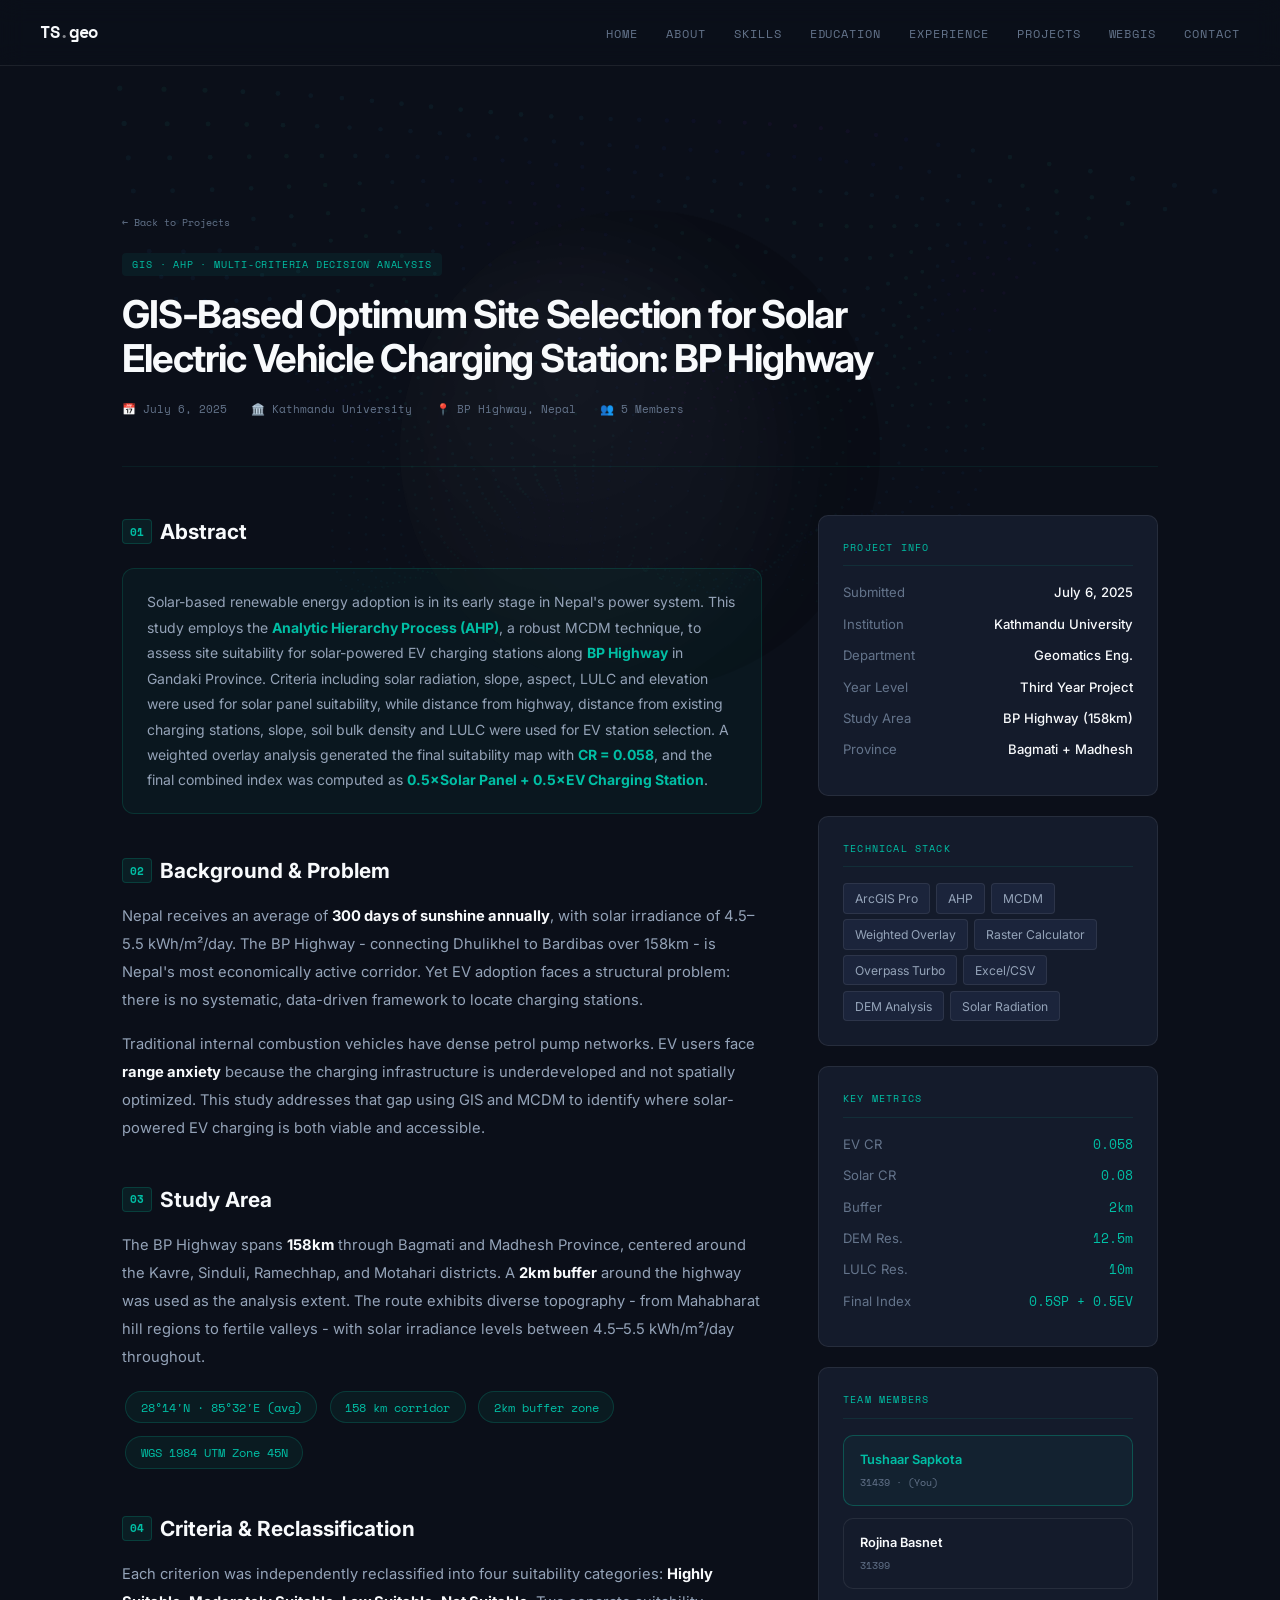
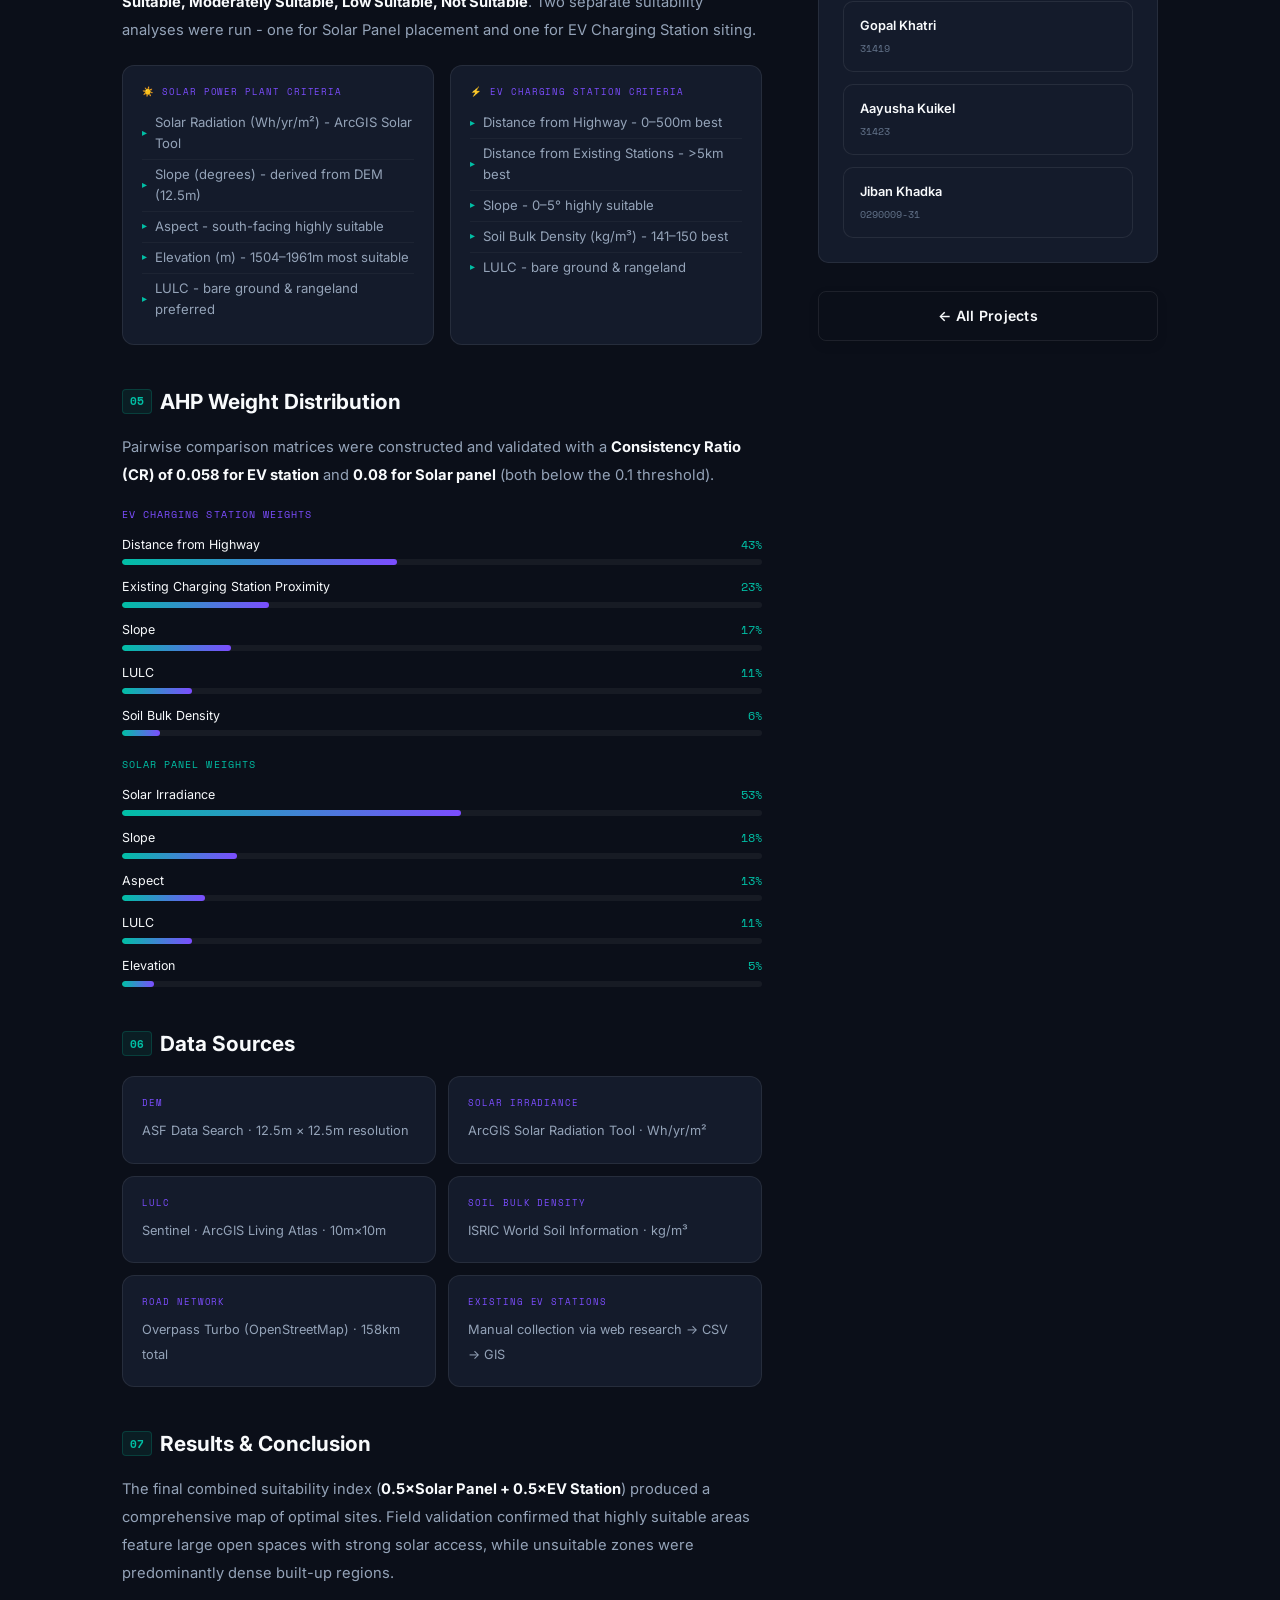
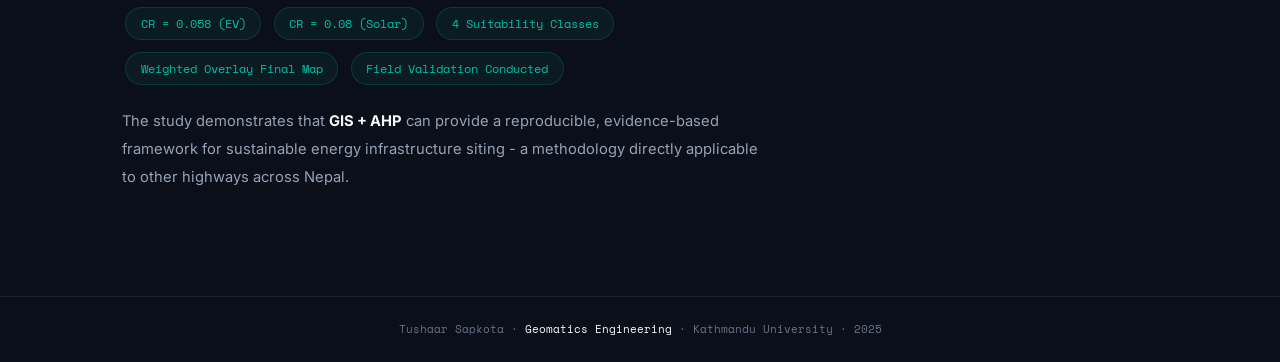
<file: project-solar-ev.html>
<!DOCTYPE html>
<html lang="en">
<head>
  <meta charset="UTF-8" /><meta name="viewport" content="width=device-width,initial-scale=1.0" />
  <title>Solar EV Project - Tushaar Sapkota</title>
  <link href="https://fonts.googleapis.com/css2?family=Space+Grotesk:wght@300;400;500;600;700&family=Space+Mono:wght@400;700&display=swap" rel="stylesheet" />
  <link rel="stylesheet" href="style.css" />
  <style>
  .project-hero { padding:5.5rem 0 3rem;border-bottom:1px solid rgba(0,212,170,0.08); }
  .project-layout { display:grid;grid-template-columns:1fr 340px;gap:3.5rem;margin-top:3rem;align-items:start; }
  .sidebar { position:sticky;top:110px; }
  .sidebar-card { background:var(--bg2);border:1px solid var(--border);border-radius:var(--r);padding:1.5rem;margin-bottom:1.25rem; }
  .sidebar-label { font-family:'Space Mono',monospace;font-size:.62rem;color:var(--teal);text-transform:uppercase;letter-spacing:.12em;margin-bottom:1rem;padding-bottom:.6rem;border-bottom:1px solid rgba(0,212,170,0.1); }
  .sidebar-row { display:flex;justify-content:space-between;align-items:flex-start;margin-bottom:.65rem;font-size:.82rem; }
  .sidebar-key { color:var(--muted);min-width:90px; }
  .sidebar-val { color:var(--text);font-weight:500;text-align:right; }
  .sidebar-val.teal { color:var(--teal);font-family:'Space Mono',monospace; }

  .section-prose { margin-bottom:2.5rem; }
  .section-prose h2 { font-size:1.3rem;font-weight:700;margin-bottom:1rem;display:flex;align-items:center;gap:.5rem; }
  .section-prose h2 .num { font-family:'Space Mono',monospace;font-size:.7rem;color:var(--teal);background:rgba(0,212,170,0.08);border:1px solid rgba(0,212,170,0.18);border-radius:4px;padding:.15rem .45rem; }
  .section-prose p { color:var(--dim);line-height:1.9;font-size:.92rem;margin-bottom:1rem; }
  .section-prose p strong { color:var(--text); }

  .criteria-grid { display:grid;grid-template-columns:1fr 1fr;gap:1rem;margin:1.25rem 0; }
  .criteria-card { background:var(--bg2);border:1px solid var(--border);border-radius:12px;padding:1.2rem; }
  .criteria-card:hover { border-color:rgba(0,212,170,0.24); }
  .criteria-type { font-family:'Space Mono',monospace;font-size:.58rem;color:var(--purple);text-transform:uppercase;letter-spacing:.1em;margin-bottom:.5rem; }
  .criteria-list { list-style:none;padding:0; }
  .criteria-list li { font-size:.82rem;color:var(--dim);padding:.28rem 0;border-bottom:1px solid rgba(255,255,255,0.04);display:flex;align-items:center;gap:.5rem; }
  .criteria-list li::before { content:'▸';color:var(--teal);font-size:.65rem;flex-shrink:0; }
  .criteria-list li:last-child { border-bottom:none; }

  .weight-bar { margin-bottom:.75rem; }
  .weight-label { display:flex;justify-content:space-between;font-size:.78rem;margin-bottom:.3rem; }
  .weight-label span:first-child { color:var(--text); }
  .weight-label span:last-child { font-family:'Space Mono',monospace;color:var(--teal); }
  .weight-track { height:6px;background:rgba(255,255,255,0.05);border-radius:3px;overflow:hidden; }
  .weight-fill { height:100%;border-radius:3px;background:linear-gradient(90deg,var(--teal),var(--purple)); }

  .team-grid { display:grid;grid-template-columns:repeat(auto-fill,minmax(160px,1fr));gap:.75rem; }
  .team-card { background:var(--bg2);border:1px solid var(--border);border-radius:10px;padding:.9rem 1rem;font-size:.8rem; }
  .team-name { color:var(--text);font-weight:600;margin-bottom:.2rem; }
  .team-id { font-family:'Space Mono',monospace;font-size:.65rem;color:var(--muted); }
  .team-self { border-color:rgba(0,212,170,0.28);background:rgba(0,212,170,0.04); }
  .team-self .team-name { color:var(--teal); }

  .highlight-box { background:rgba(0,212,170,0.04);border:1px solid rgba(0,212,170,0.15);border-radius:12px;padding:1.25rem 1.5rem;margin:1.25rem 0; }
  .highlight-box p { color:var(--dim);font-size:.875rem;line-height:1.82;margin:0; }
  .highlight-box p strong { color:var(--teal); }

  .result-pill { display:inline-flex;align-items:center;gap:.4rem;background:rgba(0,212,170,0.06);border:1px solid rgba(0,212,170,0.18);border-radius:50px;padding:.35rem .9rem;font-size:.75rem;color:var(--teal);font-family:'Space Mono',monospace;margin:.2rem; }

  @media(max-width:900px){.project-layout{grid-template-columns:1fr}.sidebar{position:static}.criteria-grid{grid-template-columns:1fr}}
  </style>
</head>
<body>
<div class="bg-earth-container"><div id="earth"></div></div>
<div class="c-dot" id="cdot"></div><div class="c-ring" id="cring"></div>
<div id="sprog"></div><canvas id="bg-canvas"></canvas>
<div class="aurora-layer"><div class="aura a1"></div><div class="aura a2"></div><div class="aura a3"></div></div>

<nav id="navbar">
  <a href="index.html" class="nav-logo">TS<span style="opacity:.5">.</span>geo</a>
  <ul class="nav-links">
    <li><a href="index.html">Home</a></li>
    <li><a href="about.html">About</a></li><li><a href="skills.html">Skills</a></li>
    <li><a href="education.html">Education</a></li><li><a href="experience.html">Experience</a></li>
    <li><a href="projects.html">Projects</a></li><li><a href="webgis.html">WebGIS</a></li>
    <li><a href="contact.html">Contact</a></li>
  </ul>
</nav>

<div class="page-wrap">
  <div class="container">
    <!-- Hero -->
    <div class="project-hero reveal">
      <div style="margin-bottom:1rem">
        <a href="projects.html" style="font-family:'Space Mono',monospace;font-size:.65rem;color:var(--muted);text-decoration:none;display:inline-flex;align-items:center;gap:.4rem" data-hover>← Back to Projects</a>
      </div>
      <div class="project-label label-gis" style="margin-bottom:1rem">GIS · AHP · Multi-Criteria Decision Analysis</div>
      <h1 style="font-size:clamp(1.6rem,3vw,2.6rem);font-weight:700;line-height:1.15;letter-spacing:-.03em;max-width:800px">
        GIS-Based Optimum Site Selection for <span class="grad">Solar Electric Vehicle Charging Station:</span> BP Highway
      </h1>
      <div style="display:flex;gap:1.5rem;margin-top:1.25rem;flex-wrap:wrap">
        <span style="font-family:'Space Mono',monospace;font-size:.7rem;color:var(--muted)">📅 July 6, 2025</span>
        <span style="font-family:'Space Mono',monospace;font-size:.7rem;color:var(--muted)">🏛️ Kathmandu University</span>
        <span style="font-family:'Space Mono',monospace;font-size:.7rem;color:var(--muted)">📍 BP Highway, Nepal</span>
        <span style="font-family:'Space Mono',monospace;font-size:.7rem;color:var(--muted)">👥 5 Members</span>
      </div>
    </div>

    <div class="project-layout">
      <!-- Main Content -->
      <div>

        <!-- Abstract -->
        <div class="section-prose reveal">
          <h2><span class="num">01</span> Abstract</h2>
          <div class="highlight-box">
            <p>Solar-based renewable energy adoption is in its early stage in Nepal's power system. This study employs the <strong>Analytic Hierarchy Process (AHP)</strong>, a robust MCDM technique, to assess site suitability for solar-powered EV charging stations along <strong>BP Highway</strong> in Gandaki Province. Criteria including solar radiation, slope, aspect, LULC and elevation were used for solar panel suitability, while distance from highway, distance from existing charging stations, slope, soil bulk density and LULC were used for EV station selection. A weighted overlay analysis generated the final suitability map with <strong>CR = 0.058</strong>, and the final combined index was computed as <strong>0.5×Solar Panel + 0.5×EV Charging Station</strong>.</p>
          </div>
        </div>

        <!-- Background -->
        <div class="section-prose reveal">
          <h2><span class="num">02</span> Background & Problem</h2>
          <p>Nepal receives an average of <strong>300 days of sunshine annually</strong>, with solar irradiance of 4.5–5.5 kWh/m²/day. The BP Highway - connecting Dhulikhel to Bardibas over 158km - is Nepal's most economically active corridor. Yet EV adoption faces a structural problem: there is no systematic, data-driven framework to locate charging stations.</p>
          <p>Traditional internal combustion vehicles have dense petrol pump networks. EV users face <strong>range anxiety</strong> because the charging infrastructure is underdeveloped and not spatially optimized. This study addresses that gap using GIS and MCDM to identify where solar-powered EV charging is both viable and accessible.</p>
        </div>

        <!-- Study Area -->
        <div class="section-prose reveal">
          <h2><span class="num">03</span> Study Area</h2>
          <p>The BP Highway spans <strong>158km</strong> through Bagmati and Madhesh Province, centered around the Kavre, Sinduli, Ramechhap, and Motahari districts. A <strong>2km buffer</strong> around the highway was used as the analysis extent. The route exhibits diverse topography - from Mahabharat hill regions to fertile valleys - with solar irradiance levels between 4.5–5.5 kWh/m²/day throughout.</p>
          <div style="display:flex;gap:.4rem;flex-wrap:wrap;margin-top:1rem">
            <span class="result-pill">28°14′N · 85°32′E (avg)</span>
            <span class="result-pill">158 km corridor</span>
            <span class="result-pill">2km buffer zone</span>
            <span class="result-pill">WGS 1984 UTM Zone 45N</span>
          </div>
        </div>

        <!-- Criteria -->
        <div class="section-prose reveal">
          <h2><span class="num">04</span> Criteria & Reclassification</h2>
          <p>Each criterion was independently reclassified into four suitability categories: <strong>Highly Suitable, Moderately Suitable, Low Suitable, Not Suitable</strong>. Two separate suitability analyses were run - one for Solar Panel placement and one for EV Charging Station siting.</p>
          <div class="criteria-grid">
            <div class="criteria-card">
              <div class="criteria-type">☀️ Solar Power Plant Criteria</div>
              <ul class="criteria-list">
                <li>Solar Radiation (Wh/yr/m²) - ArcGIS Solar Tool</li>
                <li>Slope (degrees) - derived from DEM (12.5m)</li>
                <li>Aspect - south-facing highly suitable</li>
                <li>Elevation (m) - 1504–1961m most suitable</li>
                <li>LULC - bare ground & rangeland preferred</li>
              </ul>
            </div>
            <div class="criteria-card">
              <div class="criteria-type">⚡ EV Charging Station Criteria</div>
              <ul class="criteria-list">
                <li>Distance from Highway - 0–500m best</li>
                <li>Distance from Existing Stations - &gt;5km best</li>
                <li>Slope - 0–5° highly suitable</li>
                <li>Soil Bulk Density (kg/m³) - 141–150 best</li>
                <li>LULC - bare ground & rangeland</li>
              </ul>
            </div>
          </div>
        </div>

        <!-- AHP Weights -->
        <div class="section-prose reveal">
          <h2><span class="num">05</span> AHP Weight Distribution</h2>
          <p>Pairwise comparison matrices were constructed and validated with a <strong>Consistency Ratio (CR) of 0.058 for EV station</strong> and <strong>0.08 for Solar panel</strong> (both below the 0.1 threshold).</p>

          <div style="margin-bottom:1.25rem">
            <div style="font-family:'Space Mono',monospace;font-size:.65rem;color:var(--purple);text-transform:uppercase;letter-spacing:.1em;margin-bottom:.75rem">EV Charging Station Weights</div>
            <div class="weight-bar"><div class="weight-label"><span>Distance from Highway</span><span>43%</span></div><div class="weight-track"><div class="weight-fill" style="width:43%"></div></div></div>
            <div class="weight-bar"><div class="weight-label"><span>Existing Charging Station Proximity</span><span>23%</span></div><div class="weight-track"><div class="weight-fill" style="width:23%"></div></div></div>
            <div class="weight-bar"><div class="weight-label"><span>Slope</span><span>17%</span></div><div class="weight-track"><div class="weight-fill" style="width:17%"></div></div></div>
            <div class="weight-bar"><div class="weight-label"><span>LULC</span><span>11%</span></div><div class="weight-track"><div class="weight-fill" style="width:11%"></div></div></div>
            <div class="weight-bar"><div class="weight-label"><span>Soil Bulk Density</span><span>6%</span></div><div class="weight-track"><div class="weight-fill" style="width:6%"></div></div></div>
          </div>

          <div>
            <div style="font-family:'Space Mono',monospace;font-size:.65rem;color:var(--teal);text-transform:uppercase;letter-spacing:.1em;margin-bottom:.75rem">Solar Panel Weights</div>
            <div class="weight-bar"><div class="weight-label"><span>Solar Irradiance</span><span>53%</span></div><div class="weight-track"><div class="weight-fill" style="width:53%"></div></div></div>
            <div class="weight-bar"><div class="weight-label"><span>Slope</span><span>18%</span></div><div class="weight-track"><div class="weight-fill" style="width:18%"></div></div></div>
            <div class="weight-bar"><div class="weight-label"><span>Aspect</span><span>13%</span></div><div class="weight-track"><div class="weight-fill" style="width:13%"></div></div></div>
            <div class="weight-bar"><div class="weight-label"><span>LULC</span><span>11%</span></div><div class="weight-track"><div class="weight-fill" style="width:11%"></div></div></div>
            <div class="weight-bar"><div class="weight-label"><span>Elevation</span><span>5%</span></div><div class="weight-track"><div class="weight-fill" style="width:5%"></div></div></div>
          </div>
        </div>

        <!-- Data Sources -->
        <div class="section-prose reveal">
          <h2><span class="num">06</span> Data Sources</h2>
          <div style="display:grid;grid-template-columns:1fr 1fr;gap:.75rem">
            <div class="criteria-card">
              <div class="criteria-type">DEM</div>
              <p style="font-size:.8rem;color:var(--dim);margin:0">ASF Data Search · 12.5m × 12.5m resolution</p>
            </div>
            <div class="criteria-card">
              <div class="criteria-type">Solar Irradiance</div>
              <p style="font-size:.8rem;color:var(--dim);margin:0">ArcGIS Solar Radiation Tool · Wh/yr/m²</p>
            </div>
            <div class="criteria-card">
              <div class="criteria-type">LULC</div>
              <p style="font-size:.8rem;color:var(--dim);margin:0">Sentinel · ArcGIS Living Atlas · 10m×10m</p>
            </div>
            <div class="criteria-card">
              <div class="criteria-type">Soil Bulk Density</div>
              <p style="font-size:.8rem;color:var(--dim);margin:0">ISRIC World Soil Information · kg/m³</p>
            </div>
            <div class="criteria-card">
              <div class="criteria-type">Road Network</div>
              <p style="font-size:.8rem;color:var(--dim);margin:0">Overpass Turbo (OpenStreetMap) · 158km total</p>
            </div>
            <div class="criteria-card">
              <div class="criteria-type">Existing EV Stations</div>
              <p style="font-size:.8rem;color:var(--dim);margin:0">Manual collection via web research → CSV → GIS</p>
            </div>
          </div>
        </div>

        <!-- Results -->
        <div class="section-prose reveal">
          <h2><span class="num">07</span> Results & Conclusion</h2>
          <p>The final combined suitability index (<strong>0.5×Solar Panel + 0.5×EV Station</strong>) produced a comprehensive map of optimal sites. Field validation confirmed that highly suitable areas feature large open spaces with strong solar access, while unsuitable zones were predominantly dense built-up regions.</p>
          <div style="display:flex;gap:.4rem;flex-wrap:wrap;margin-top:1rem">
            <span class="result-pill">CR = 0.058 (EV)</span>
            <span class="result-pill">CR = 0.08 (Solar)</span>
            <span class="result-pill">4 Suitability Classes</span>
            <span class="result-pill">Weighted Overlay Final Map</span>
            <span class="result-pill">Field Validation Conducted</span>
          </div>
          <p style="margin-top:1.25rem">The study demonstrates that <strong>GIS + AHP</strong> can provide a reproducible, evidence-based framework for sustainable energy infrastructure siting - a methodology directly applicable to other highways across Nepal.</p>
        </div>

      </div>

      <!-- Sidebar -->
      <div class="sidebar reveal-right">
        <div class="sidebar-card">
          <div class="sidebar-label">Project Info</div>
          <div class="sidebar-row"><span class="sidebar-key">Submitted</span><span class="sidebar-val">July 6, 2025</span></div>
          <div class="sidebar-row"><span class="sidebar-key">Institution</span><span class="sidebar-val">Kathmandu University</span></div>
          <div class="sidebar-row"><span class="sidebar-key">Department</span><span class="sidebar-val">Geomatics Eng.</span></div>
          <div class="sidebar-row"><span class="sidebar-key">Year Level</span><span class="sidebar-val">Third Year Project</span></div>
          <div class="sidebar-row"><span class="sidebar-key">Study Area</span><span class="sidebar-val">BP Highway (158km)</span></div>
          <div class="sidebar-row"><span class="sidebar-key">Province</span><span class="sidebar-val">Bagmati + Madhesh</span></div>
        </div>

        <div class="sidebar-card">
          <div class="sidebar-label">Technical Stack</div>
          <div style="display:flex;flex-wrap:wrap;gap:.35rem">
            <span class="skill-tag">ArcGIS Pro</span><span class="skill-tag">AHP</span><span class="skill-tag">MCDM</span>
            <span class="skill-tag">Weighted Overlay</span><span class="skill-tag">Raster Calculator</span>
            <span class="skill-tag">Overpass Turbo</span><span class="skill-tag">Excel/CSV</span>
            <span class="skill-tag">DEM Analysis</span><span class="skill-tag">Solar Radiation</span>
          </div>
        </div>

        <div class="sidebar-card">
          <div class="sidebar-label">Key Metrics</div>
          <div class="sidebar-row"><span class="sidebar-key">EV CR</span><span class="sidebar-val teal">0.058</span></div>
          <div class="sidebar-row"><span class="sidebar-key">Solar CR</span><span class="sidebar-val teal">0.08</span></div>
          <div class="sidebar-row"><span class="sidebar-key">Buffer</span><span class="sidebar-val teal">2km</span></div>
          <div class="sidebar-row"><span class="sidebar-key">DEM Res.</span><span class="sidebar-val teal">12.5m</span></div>
          <div class="sidebar-row"><span class="sidebar-key">LULC Res.</span><span class="sidebar-val teal">10m</span></div>
          <div class="sidebar-row"><span class="sidebar-key">Final Index</span><span class="sidebar-val teal">0.5SP + 0.5EV</span></div>
        </div>

        <div class="sidebar-card">
          <div class="sidebar-label">Team Members</div>
          <div class="team-grid" style="grid-template-columns:1fr">
            <div class="team-card team-self"><div class="team-name">Tushaar Sapkota</div><div class="team-id">31439 · (You)</div></div>
            <div class="team-card"><div class="team-name">Rojina Basnet</div><div class="team-id">31399</div></div>
            <div class="team-card"><div class="team-name">Gopal Khatri</div><div class="team-id">31419</div></div>
            <div class="team-card"><div class="team-name">Aayusha Kuikel</div><div class="team-id">31423</div></div>
            <div class="team-card"><div class="team-name">Jiban Khadka</div><div class="team-id">0290009-31</div></div>
          </div>
        </div>

        <a href="projects.html" class="btn btn-outline" style="width:100%;justify-content:center;margin-top:.5rem">← All Projects</a>
      </div>
    </div>
  </div>
</div>

<footer><p>Tushaar Sapkota · <span>Geomatics Engineering</span> · Kathmandu University · 2025</p></footer>
<script src="app.js"></script>
</body>
</html>
</file>
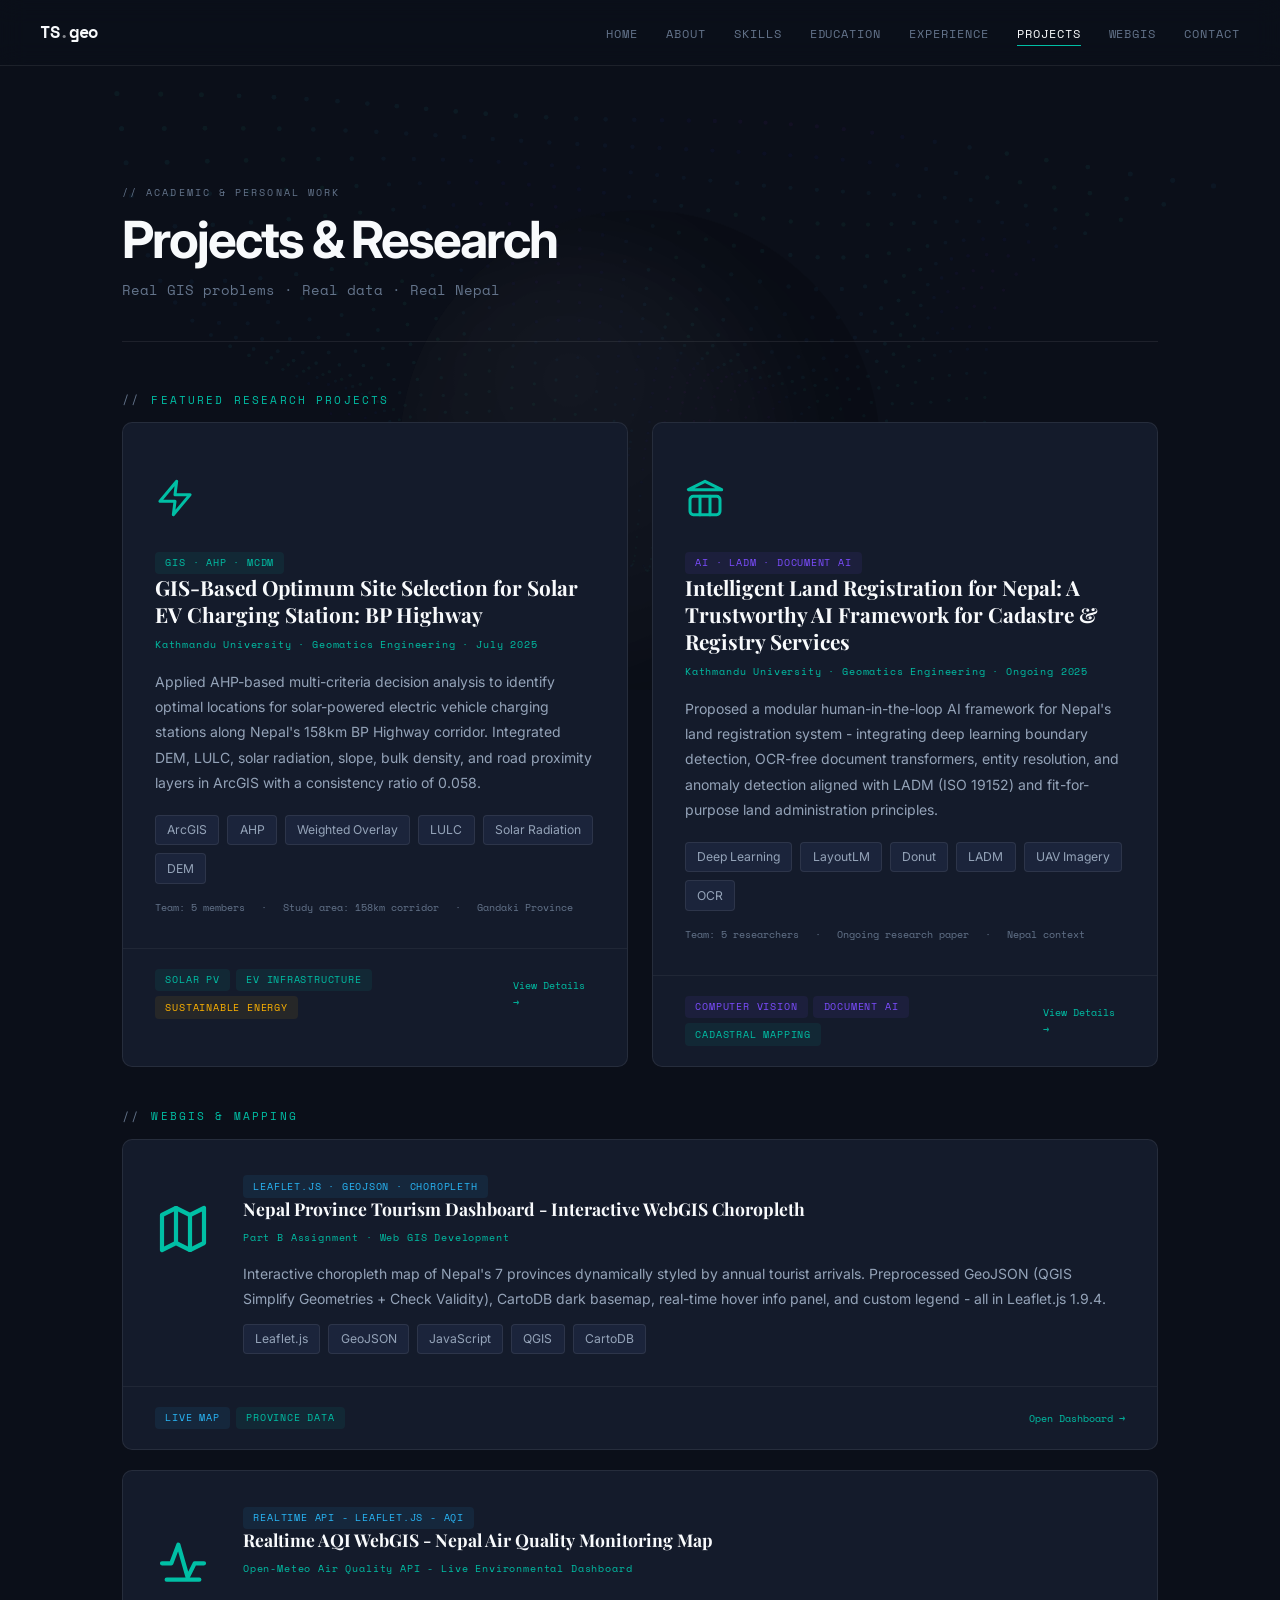
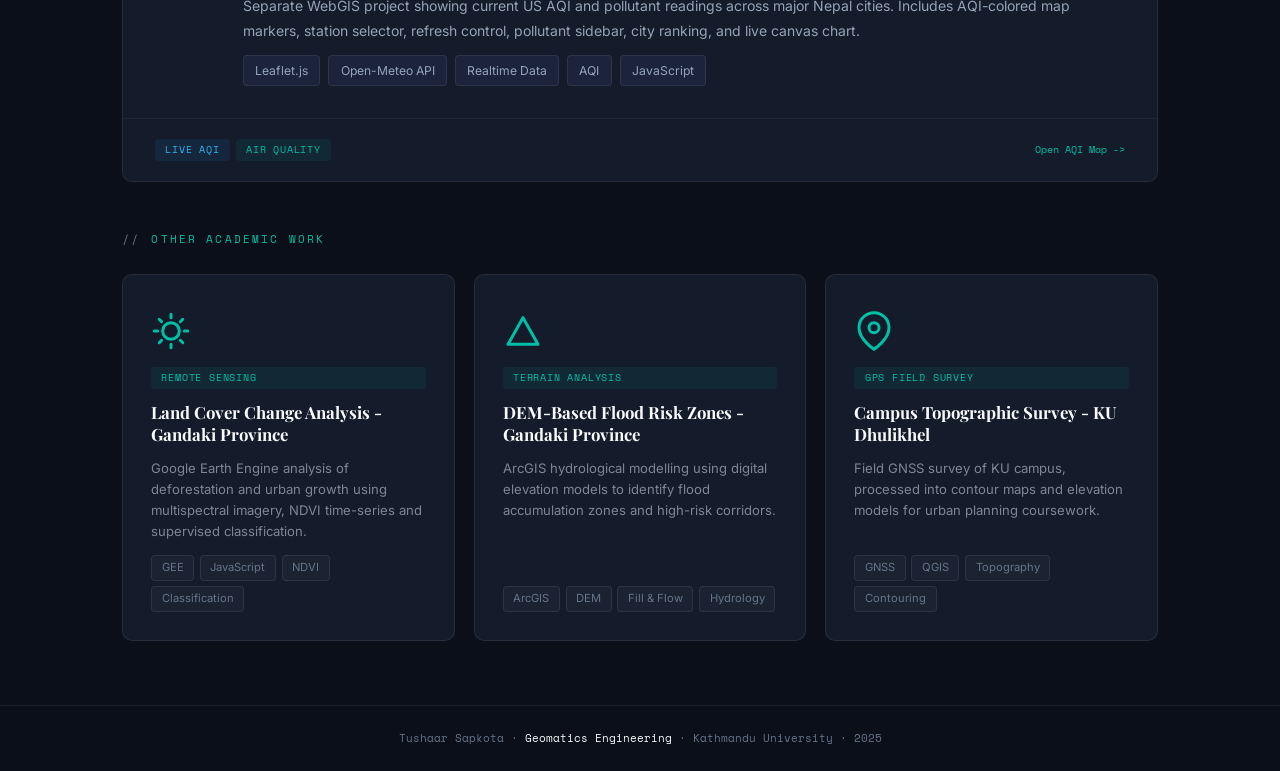
<file: projects.html>
<!DOCTYPE html>
<html lang="en">
<head>
  <meta charset="UTF-8" /><meta name="viewport" content="width=device-width,initial-scale=1.0" />
  <title>Projects - Tushaar Sapkota</title>
  <link href="https://fonts.googleapis.com/css2?family=Space+Grotesk:wght@300;400;500;600;700&family=Space+Mono:wght@400;700&display=swap" rel="stylesheet" />
  <link rel="stylesheet" href="style.css" />
  <style>
  .featured-grid { display:grid;grid-template-columns:1fr 1fr;gap:1.5rem;margin-bottom:2rem; }
  .project-card-featured {
    background:var(--bg2);border:1px solid var(--border);border-radius:var(--r);
    overflow:hidden;transition:all .3s;position:relative;text-decoration:none;display:block;
  }
  .project-card-featured:hover { border-color:rgba(0,212,170,0.3);transform:translateY(-4px);box-shadow:0 8px 24px rgba(0,0,0,0.12); }
  .pcf-top { padding:2rem;position:relative;z-index:1; }
  .pcf-emoji { font-size:3rem;margin-bottom:1rem;display:block; }
  .pcf-title { font-family:'Playfair Display', serif; font-size:1.3rem;font-weight:700;margin-bottom:.5rem;line-height:1.3;color:var(--text); }
  .pcf-org { font-family:'Space Mono',monospace;font-size:.65rem;color:var(--teal);letter-spacing:.08em;margin-bottom:1rem; }
  .pcf-desc { color:var(--dim);font-size:.875rem;line-height:1.8;margin-bottom:1.25rem; }
  .pcf-footer { padding:1.25rem 2rem;border-top:1px solid rgba(255,255,255,0.05);display:flex;align-items:center;justify-content:space-between;position:relative;z-index:1; }
  .pcf-tags { display:flex;flex-wrap:wrap;gap:.35rem; }
  .pcf-link { font-family:'Space Mono',monospace;font-size:.65rem;color:var(--teal);display:flex;align-items:center;gap:.35rem;transition:gap .2s; }
  .pcf-link:hover { gap:.65rem; }

  .project-card { background:var(--bg2);border:1px solid var(--border);border-radius:var(--r);padding:1.75rem;display:flex;flex-direction:column;gap:.8rem;transition:all .3s;position:relative;overflow:hidden;text-decoration:none; }
  .project-card:hover { border-color:rgba(0,212,170,0.22);transform:translateY(-4px);box-shadow:0 8px 24px rgba(0,0,0,0.12); }
  .project-emoji { font-size:2rem; }
  .project-title { font-family:'Playfair Display', serif; font-size:1.05rem;font-weight:700;line-height:1.3;color:var(--text); }
  .project-desc { color:rgba(226,232,240,0.52);font-size:.82rem;line-height:1.6;flex:1; }
  .project-tech { display:flex;flex-wrap:wrap;gap:.35rem; }

  .projects-small-grid { display:grid;grid-template-columns:repeat(3,1fr);gap:1.2rem;margin-top:1.5rem; }

  @media(max-width:900px){.featured-grid{grid-template-columns:1fr}.projects-small-grid{grid-template-columns:1fr 1fr}}
  @media(max-width:600px){.projects-small-grid{grid-template-columns:1fr}}
  </style>
</head>
<body>
<div class="bg-earth-container"><div id="earth"></div></div>
<div class="c-dot" id="cdot"></div><div class="c-ring" id="cring"></div>
<div id="sprog"></div><canvas id="bg-canvas"></canvas>
<div class="aurora-layer"><div class="aura a1"></div><div class="aura a2"></div><div class="aura a3"></div></div>

<nav id="navbar">
  <a href="index.html" class="nav-logo">TS<span style="opacity:.5">.</span>geo</a>
  <ul class="nav-links">
    <li><a href="index.html">Home</a></li>
    <li><a href="about.html">About</a></li><li><a href="skills.html">Skills</a></li>
    <li><a href="education.html">Education</a></li><li><a href="experience.html">Experience</a></li>
    <li><a href="projects.html">Projects</a></li><li><a href="webgis.html">WebGIS</a></li>
    <li><a href="contact.html">Contact</a></li>
  </ul>
</nav>

<div class="page-wrap">
  <div class="container">
    <div class="page-hero reveal">
      <div class="page-hero-tag">// Academic & Personal Work</div>
      <h1 class="page-hero-title"><span class="grad">Projects</span> & Research</h1>
      <p style="color:var(--muted);font-size:.9rem;margin-top:.75rem;font-family:'Space Mono',monospace">Real GIS problems · Real data · Real Nepal</p>
    </div>

    <!-- Featured Real Projects -->
    <div class="section-tag reveal" style="margin-top:3rem">Featured Research Projects</div>
    <div class="featured-grid">

      <!-- Project 1: Solar EV -->
      <a href="project-solar-ev.html" class="project-card-featured reveal">
        <div class="pcf-banner"></div>
        <div class="pcf-top">
          <span class="pcf-emoji">
            <svg class="icon-svg icon-svg-lg" viewBox="0 0 24 24"><polygon points="13 2 3 14 12 14 11 22 21 10 12 10 13 2"></polygon></svg>
          </span>
          <div class="project-label label-gis">GIS · AHP · MCDM</div>
          <div class="pcf-title">GIS-Based Optimum Site Selection for Solar EV Charging Station: BP Highway</div>
          <div class="pcf-org">Kathmandu University · Geomatics Engineering · July 2025</div>
          <p class="pcf-desc">Applied AHP-based multi-criteria decision analysis to identify optimal locations for solar-powered electric vehicle charging stations along Nepal's 158km BP Highway corridor. Integrated DEM, LULC, solar radiation, slope, bulk density, and road proximity layers in ArcGIS with a consistency ratio of 0.058.</p>
          <div style="display:flex;gap:.5rem;flex-wrap:wrap;margin-bottom:1rem">
            <span class="skill-tag">ArcGIS</span><span class="skill-tag">AHP</span><span class="skill-tag">Weighted Overlay</span><span class="skill-tag">LULC</span><span class="skill-tag">Solar Radiation</span><span class="skill-tag">DEM</span>
          </div>
          <div style="display:flex;gap:1rem;font-family:'Space Mono',monospace;font-size:.62rem;color:var(--muted)">
            <span>Team: 5 members</span><span>·</span><span>Study area: 158km corridor</span><span>·</span><span>Gandaki Province</span>
          </div>
        </div>
        <div class="pcf-footer">
          <div class="pcf-tags">
            <span class="project-label label-gis">Solar PV</span>
            <span class="project-label label-gis">EV Infrastructure</span>
            <span class="project-label label-design">Sustainable Energy</span>
          </div>
          <div class="pcf-link">View Details →</div>
        </div>
      </a>

      <!-- Project 2: Land Admin AI -->
      <a href="project-land-admin.html" class="project-card-featured reveal">
        <div class="pcf-banner" style="background:linear-gradient(90deg,var(--purple),var(--pink),var(--blue));background-size:300% 100%;animation:bgflow 4s linear infinite;"></div>
        <div class="pcf-top">
          <span class="pcf-emoji">
            <svg class="icon-svg icon-svg-lg" viewBox="0 0 24 24"><rect x="3" y="11" width="18" height="11" rx="2"></rect><path d="M12 2L2 7h20L12 2z"></path><path d="M9 22V11M15 22V11"></path></svg>
          </span>
          <div class="project-label label-ai">AI · LADM · Document AI</div>
          <div class="pcf-title">Intelligent Land Registration for Nepal: A Trustworthy AI Framework for Cadastre & Registry Services</div>
          <div class="pcf-org">Kathmandu University · Geomatics Engineering · Ongoing 2025</div>
          <p class="pcf-desc">Proposed a modular human-in-the-loop AI framework for Nepal's land registration system - integrating deep learning boundary detection, OCR-free document transformers, entity resolution, and anomaly detection aligned with LADM (ISO 19152) and fit-for-purpose land administration principles.</p>
          <div style="display:flex;gap:.5rem;flex-wrap:wrap;margin-bottom:1rem">
            <span class="skill-tag">Deep Learning</span><span class="skill-tag">LayoutLM</span><span class="skill-tag">Donut</span><span class="skill-tag">LADM</span><span class="skill-tag">UAV Imagery</span><span class="skill-tag">OCR</span>
          </div>
          <div style="display:flex;gap:1rem;font-family:'Space Mono',monospace;font-size:.62rem;color:var(--muted)">
            <span>Team: 5 researchers</span><span>·</span><span>Ongoing research paper</span><span>·</span><span>Nepal context</span>
          </div>
        </div>
        <div class="pcf-footer">
          <div class="pcf-tags">
            <span class="project-label label-ai">Computer Vision</span>
            <span class="project-label label-ai">Document AI</span>
            <span class="project-label label-gis">Cadastral Mapping</span>
          </div>
          <div class="pcf-link">View Details →</div>
        </div>
      </a>
    </div>

    <!-- WebGIS Project -->
    <div class="section-tag reveal" style="margin-top:2.5rem">WebGIS & Mapping</div>
    <div style="max-width:100%">
      <a href="webgis.html" class="project-card-featured reveal" style="max-width:100%;display:block">
        <div class="pcf-banner" style="background:linear-gradient(90deg,var(--teal),var(--blue));background-size:300% 100%;animation:bgflow 5s linear infinite;"></div>
        <div class="pcf-top" style="display:grid;grid-template-columns:auto 1fr;gap:2rem;align-items:start">
          <span class="pcf-emoji" style="font-size:4rem">
            <svg class="icon-svg icon-svg-lg" style="width: 56px; height: 56px;" viewBox="0 0 24 24"><polygon points="3 6 9 3 15 6 21 3 21 18 15 21 9 18 3 21"></polygon><line x1="9" y1="3" x2="9" y2="18"></line><line x1="15" y1="6" x2="15" y2="21"></line></svg>
          </span>
          <div>
            <div class="project-label label-web">Leaflet.js · GeoJSON · Choropleth</div>
            <div class="pcf-title" style="font-size:1.1rem">Nepal Province Tourism Dashboard - Interactive WebGIS Choropleth</div>
            <div class="pcf-org">Part B Assignment · Web GIS Development</div>
            <p class="pcf-desc" style="margin-bottom:.75rem">Interactive choropleth map of Nepal's 7 provinces dynamically styled by annual tourist arrivals. Preprocessed GeoJSON (QGIS Simplify Geometries + Check Validity), CartoDB dark basemap, real-time hover info panel, and custom legend - all in Leaflet.js 1.9.4.</p>
            <div style="display:flex;gap:.5rem;flex-wrap:wrap">
              <span class="skill-tag">Leaflet.js</span><span class="skill-tag">GeoJSON</span><span class="skill-tag">JavaScript</span><span class="skill-tag">QGIS</span><span class="skill-tag">CartoDB</span>
            </div>
          </div>
        </div>
        <div class="pcf-footer">
          <div class="pcf-tags">
            <span class="project-label label-web">Live Map</span>
            <span class="project-label label-gis">Province Data</span>
          </div>
          <div class="pcf-link">Open Dashboard →</div>
        </div>
      </a>
      <a href="webgis-aqi.html" class="project-card-featured reveal" style="max-width:100%;display:block;margin-top:1.25rem">
        <div class="pcf-banner" style="background:linear-gradient(90deg,#22c55e,#facc15,#ef4444,#7c4dff);background-size:300% 100%;animation:bgflow 5s linear infinite;"></div>
        <div class="pcf-top" style="display:grid;grid-template-columns:auto 1fr;gap:2rem;align-items:start">
          <span class="pcf-emoji" style="font-size:4rem">
            <svg class="icon-svg icon-svg-lg" style="width:56px;height:56px" viewBox="0 0 24 24"><path d="M3 13h4l3-8 4 14 3-6h4"></path><path d="M5 20h14"></path></svg>
          </span>
          <div>
            <div class="project-label label-web">Realtime API - Leaflet.js - AQI</div>
            <div class="pcf-title" style="font-size:1.1rem">Realtime AQI WebGIS - Nepal Air Quality Monitoring Map</div>
            <div class="pcf-org">Open-Meteo Air Quality API - Live Environmental Dashboard</div>
            <p class="pcf-desc" style="margin-bottom:.75rem">Separate WebGIS project showing current US AQI and pollutant readings across major Nepal cities. Includes AQI-colored map markers, station selector, refresh control, pollutant sidebar, city ranking, and live canvas chart.</p>
            <div style="display:flex;gap:.5rem;flex-wrap:wrap">
              <span class="skill-tag">Leaflet.js</span><span class="skill-tag">Open-Meteo API</span><span class="skill-tag">Realtime Data</span><span class="skill-tag">AQI</span><span class="skill-tag">JavaScript</span>
            </div>
          </div>
        </div>
        <div class="pcf-footer">
          <div class="pcf-tags">
            <span class="project-label label-web">Live AQI</span>
            <span class="project-label label-gis">Air Quality</span>
          </div>
          <div class="pcf-link">Open AQI Map -></div>
        </div>
      </a>
    </div>

    <!-- Other Academic Work -->
    <div class="section-tag reveal" style="margin-top:3rem">Other Academic Work</div>
    <div class="projects-small-grid">
      <div class="project-card reveal">
        <div class="project-emoji">
          <svg class="icon-svg icon-svg-lg" viewBox="0 0 24 24"><circle cx="12" cy="12" r="5"></circle><path d="M12 2v2M12 20v2M4.93 4.93l1.41 1.41M17.66 17.66l1.41 1.41M2 12h2M20 12h2M6.34 17.66l-1.41 1.41M19.07 4.93l-1.41 1.41"/></svg>
        </div>
        <div class="project-label label-gis">Remote Sensing</div>
        <div class="project-title">Land Cover Change Analysis - Gandaki Province</div>
        <p class="project-desc">Google Earth Engine analysis of deforestation and urban growth using multispectral imagery, NDVI time-series and supervised classification.</p>
        <div class="project-tech"><span class="tech-pill">GEE</span><span class="tech-pill">JavaScript</span><span class="tech-pill">NDVI</span><span class="tech-pill">Classification</span></div>
      </div>
      <div class="project-card reveal">
        <div class="project-emoji">
          <svg class="icon-svg icon-svg-lg" viewBox="0 0 24 24"><path d="M3 20h18L12 4z"></path></svg>
        </div>
        <div class="project-label label-gis">Terrain Analysis</div>
        <div class="project-title">DEM-Based Flood Risk Zones - Gandaki Province</div>
        <p class="project-desc">ArcGIS hydrological modelling using digital elevation models to identify flood accumulation zones and high-risk corridors.</p>
        <div class="project-tech"><span class="tech-pill">ArcGIS</span><span class="tech-pill">DEM</span><span class="tech-pill">Fill & Flow</span><span class="tech-pill">Hydrology</span></div>
      </div>
      <div class="project-card reveal">
        <div class="project-emoji">
          <svg class="icon-svg icon-svg-lg" viewBox="0 0 24 24"><path d="M21 10c0 7-9 13-9 13s-9-6-9-13a9 9 0 0 1 18 0z"></path><circle cx="12" cy="10" r="3"></circle></svg>
        </div>
        <div class="project-label label-gis">GPS Field Survey</div>
        <div class="project-title">Campus Topographic Survey - KU Dhulikhel</div>
        <p class="project-desc">Field GNSS survey of KU campus, processed into contour maps and elevation models for urban planning coursework.</p>
        <div class="project-tech"><span class="tech-pill">GNSS</span><span class="tech-pill">QGIS</span><span class="tech-pill">Topography</span><span class="tech-pill">Contouring</span></div>
      </div>
    </div>
  </div>
</div>

<footer><p>Tushaar Sapkota · <span>Geomatics Engineering</span> · Kathmandu University · 2025</p></footer>
<script src="app.js"></script>
</body>
</html>
</file>
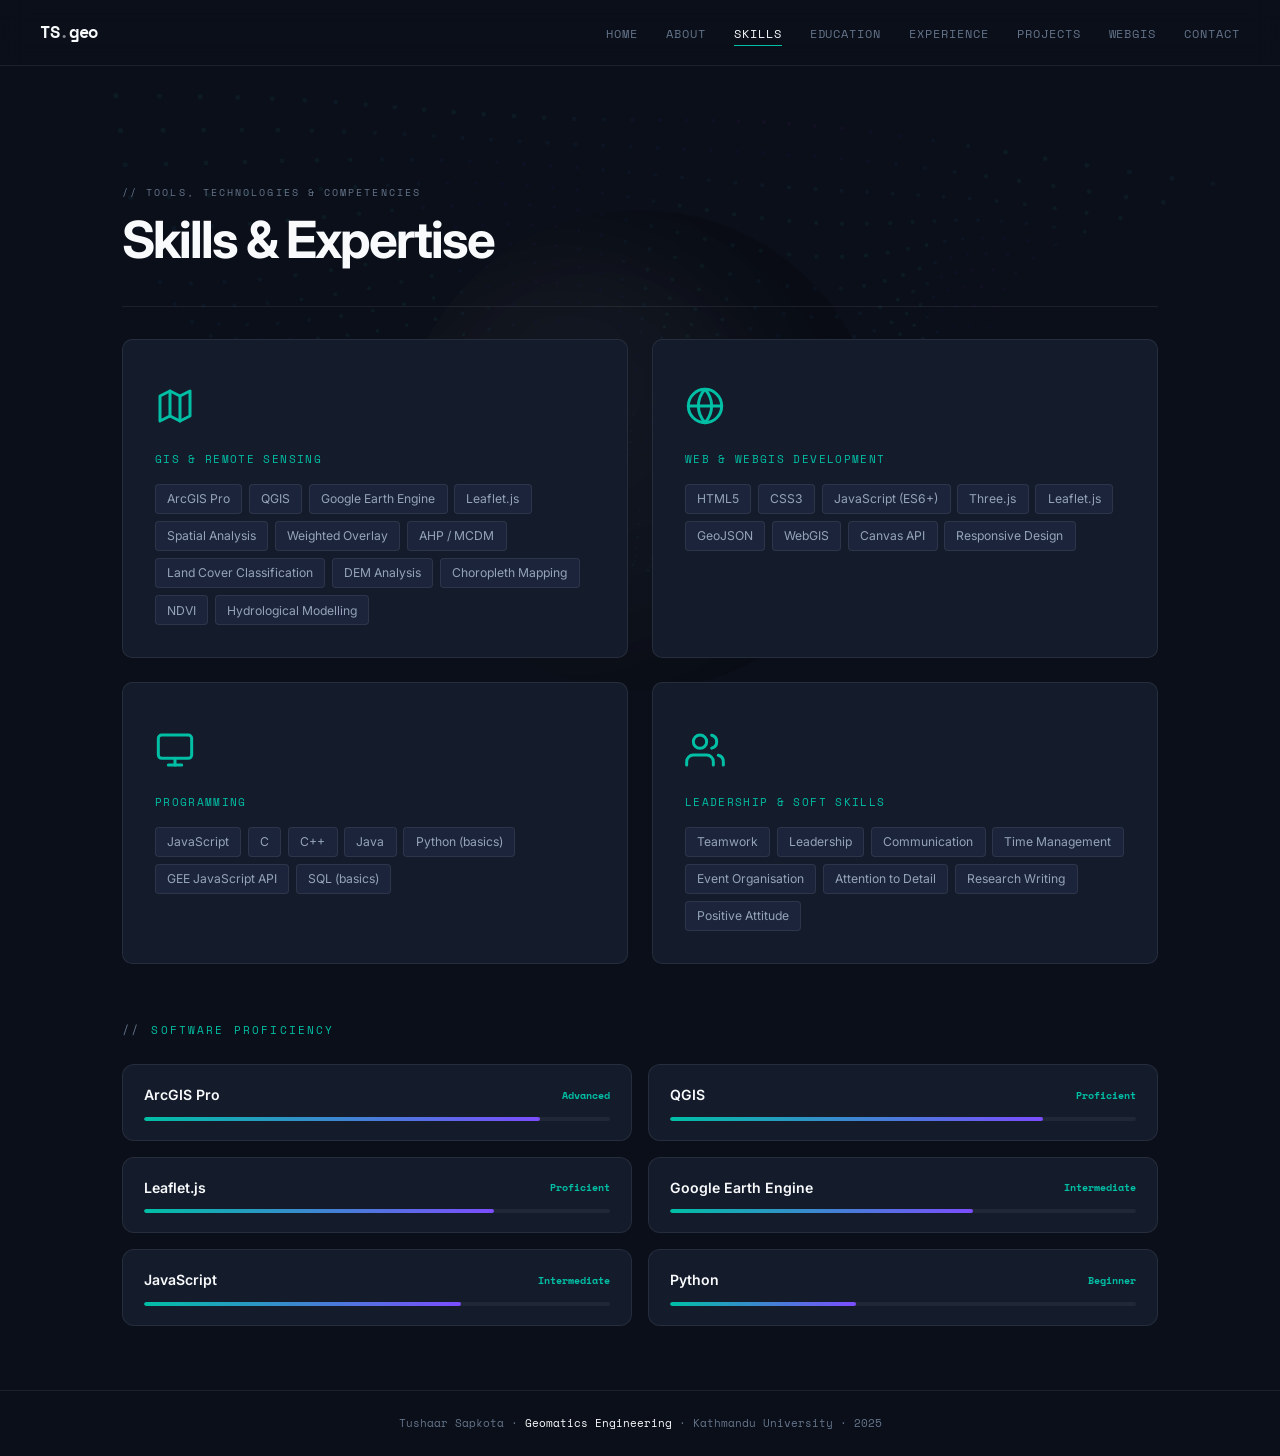
<file: skills.html>
<!DOCTYPE html>
<html lang="en">
<head>
  <meta charset="UTF-8" /><meta name="viewport" content="width=device-width,initial-scale=1.0" />
  <title>Skills - Tushaar Sapkota</title>
  <link href="https://fonts.googleapis.com/css2?family=Space+Grotesk:wght@300;400;500;600;700&family=Space+Mono:wght@400;700&display=swap" rel="stylesheet" />
  <link rel="stylesheet" href="style.css" />
  <style>
  .skills-grid { display:grid;grid-template-columns:repeat(2,1fr);gap:1.5rem;margin-top:2rem; }
  .skill-category { background:var(--bg2);border:1px solid var(--border);border-radius:var(--r);padding:2rem;transition:all .3s;position:relative;overflow:hidden;cursor:none; }
  .skill-category::before { content:'';position:absolute;top:0;left:0;right:0;height:2px;background:linear-gradient(90deg,var(--teal),var(--purple),var(--pink),var(--teal));background-size:300% 100%;animation:bgflow 4s linear infinite;opacity:0;transition:opacity .3s; }
  
  @keyframes bgflow{0%{background-position:0%}100%{background-position:300%}}
  .skill-category:hover::before,.skill-category:hover::after{opacity:1}
  .skill-category:hover{border-color:rgba(0,212,170,0.22);transform:translateY(-6px) scale(1.01);box-shadow:0 28px 55px rgba(0,0,0,0.45)}
  .skill-icon { font-size:2.4rem;margin-bottom:1rem;display:block; }
  .skill-cat-title { font-size:.7rem;font-family:'Space Mono',monospace;color:var(--teal);text-transform:uppercase;letter-spacing:.12em;margin-bottom:1rem; }
  .skill-tags { display:flex;flex-wrap:wrap;gap:.42rem; }

  .proficiency-section { margin-top:3.5rem; }
  .prof-grid { display:grid;grid-template-columns:1fr 1fr;gap:1rem;margin-top:1.5rem; }
  .prof-item { background:var(--bg2);border:1px solid var(--border);border-radius:12px;padding:1.2rem 1.3rem; }
  .prof-name { font-size:.88rem;font-weight:600;margin-bottom:.6rem;display:flex;align-items:center;justify-content:space-between; }
  .prof-level { font-family:'Space Mono',monospace;font-size:.62rem;color:var(--teal); }
  .prof-bar { height:4px;background:rgba(255,255,255,0.05);border-radius:2px;overflow:hidden; }
  .prof-fill { height:100%;border-radius:2px;background:linear-gradient(90deg,var(--teal),var(--purple));transition:width 1.2s ease; }

  @media(max-width:900px){.skills-grid,.prof-grid{grid-template-columns:1fr}}
  </style>
</head>
<body>
<div class="bg-earth-container"><div id="earth"></div></div>
<div class="c-dot" id="cdot"></div><div class="c-ring" id="cring"></div>
<div id="sprog"></div><canvas id="bg-canvas"></canvas>
<div class="aurora-layer"><div class="aura a1"></div><div class="aura a2"></div><div class="aura a3"></div></div>

<nav id="navbar">
  <a href="index.html" class="nav-logo">TS<span style="opacity:.5">.</span>geo</a>
  <ul class="nav-links">
    <li><a href="index.html">Home</a></li>
    <li><a href="about.html">About</a></li><li><a href="skills.html">Skills</a></li>
    <li><a href="education.html">Education</a></li><li><a href="experience.html">Experience</a></li>
    <li><a href="projects.html">Projects</a></li><li><a href="webgis.html">WebGIS</a></li>
    <li><a href="contact.html">Contact</a></li>
  </ul>
</nav>

<div class="page-wrap">
  <div class="container">
    <div class="page-hero reveal">
      <div class="page-hero-tag">// Tools, Technologies & Competencies</div>
      <h1 class="page-hero-title"><span class="grad">Skills</span> & Expertise</h1>
    </div>

    <div class="skills-grid">
      <div class="skill-category reveal">
        <span class="skill-icon">
          <svg class="icon-svg icon-svg-lg" viewBox="0 0 24 24"><polygon points="3 6 9 3 15 6 21 3 21 18 15 21 9 18 3 21"></polygon><line x1="9" y1="3" x2="9" y2="18"></line><line x1="15" y1="6" x2="15" y2="21"></line></svg>
        </span>
        <div class="skill-cat-title">GIS & Remote Sensing</div>
        <div class="skill-tags">
          <span class="skill-tag">ArcGIS Pro</span><span class="skill-tag">QGIS</span>
          <span class="skill-tag">Google Earth Engine</span><span class="skill-tag">Leaflet.js</span>
          <span class="skill-tag">Spatial Analysis</span><span class="skill-tag">Weighted Overlay</span>
          <span class="skill-tag">AHP / MCDM</span><span class="skill-tag">Land Cover Classification</span>
          <span class="skill-tag">DEM Analysis</span><span class="skill-tag">Choropleth Mapping</span>
          <span class="skill-tag">NDVI</span><span class="skill-tag">Hydrological Modelling</span>
        </div>
      </div>
      <div class="skill-category reveal">
        <span class="skill-icon">
          <svg class="icon-svg icon-svg-lg" viewBox="0 0 24 24"><circle cx="12" cy="12" r="10"></circle><path d="M12 2a15.3 15.3 0 0 1 4 10 15.3 15.3 0 0 1-4 10 15.3 15.3 0 0 1-4-10 15.3 15.3 0 0 1 4-10z"></path><path d="M2 12h20"></path></svg>
        </span>
        <div class="skill-cat-title">Web & WebGIS Development</div>
        <div class="skill-tags">
          <span class="skill-tag">HTML5</span><span class="skill-tag">CSS3</span>
          <span class="skill-tag">JavaScript (ES6+)</span><span class="skill-tag">Three.js</span>
          <span class="skill-tag">Leaflet.js</span><span class="skill-tag">GeoJSON</span>
          <span class="skill-tag">WebGIS</span><span class="skill-tag">Canvas API</span>
          <span class="skill-tag">Responsive Design</span>
        </div>
      </div>
      <div class="skill-category reveal">
        <span class="skill-icon">
          <svg class="icon-svg icon-svg-lg" viewBox="0 0 24 24"><rect x="2" y="3" width="20" height="14" rx="2" ry="2"></rect><line x1="8" y1="21" x2="16" y2="21"></line><line x1="12" y1="17" x2="12" y2="21"></line></svg>
        </span>
        <div class="skill-cat-title">Programming</div>
        <div class="skill-tags">
          <span class="skill-tag">JavaScript</span><span class="skill-tag">C</span>
          <span class="skill-tag">C++</span><span class="skill-tag">Java</span>
          <span class="skill-tag">Python (basics)</span><span class="skill-tag">GEE JavaScript API</span>
          <span class="skill-tag">SQL (basics)</span>
        </div>
      </div>
      <div class="skill-category reveal">
        <span class="skill-icon">
          <svg class="icon-svg icon-svg-lg" viewBox="0 0 24 24"><path d="M17 21v-2a4 4 0 0 0-4-4H5a4 4 0 0 0-4 4v2"></path><circle cx="9" cy="7" r="4"></circle><path d="M23 21v-2a4 4 0 0 0-3-3.87"></path><path d="M16 3.13a4 4 0 0 1 0 7.75"></path></svg>
        </span>
        <div class="skill-cat-title">Leadership & Soft Skills</div>
        <div class="skill-tags">
          <span class="skill-tag">Teamwork</span><span class="skill-tag">Leadership</span>
          <span class="skill-tag">Communication</span><span class="skill-tag">Time Management</span>
          <span class="skill-tag">Event Organisation</span><span class="skill-tag">Attention to Detail</span>
          <span class="skill-tag">Research Writing</span><span class="skill-tag">Positive Attitude</span>
        </div>
      </div>
    </div>

    <div class="proficiency-section">
      <div class="section-tag reveal">Software Proficiency</div>
      <div class="prof-grid">
        <div class="prof-item reveal"><div class="prof-name">ArcGIS Pro<span class="prof-level">Advanced</span></div><div class="prof-bar"><div class="prof-fill" data-w="85" style="width:0%"></div></div></div>
        <div class="prof-item reveal"><div class="prof-name">QGIS<span class="prof-level">Proficient</span></div><div class="prof-bar"><div class="prof-fill" data-w="80" style="width:0%"></div></div></div>
        <div class="prof-item reveal"><div class="prof-name">Leaflet.js<span class="prof-level">Proficient</span></div><div class="prof-bar"><div class="prof-fill" data-w="75" style="width:0%"></div></div></div>
        <div class="prof-item reveal"><div class="prof-name">Google Earth Engine<span class="prof-level">Intermediate</span></div><div class="prof-bar"><div class="prof-fill" data-w="65" style="width:0%"></div></div></div>
        <div class="prof-item reveal"><div class="prof-name">JavaScript<span class="prof-level">Intermediate</span></div><div class="prof-bar"><div class="prof-fill" data-w="68" style="width:0%"></div></div></div>
        <div class="prof-item reveal"><div class="prof-name">Python<span class="prof-level">Beginner</span></div><div class="prof-bar"><div class="prof-fill" data-w="40" style="width:0%"></div></div></div>
      </div>
    </div>
  </div>
</div>

<footer><p>Tushaar Sapkota · <span>Geomatics Engineering</span> · Kathmandu University · 2025</p></footer>
<script src="app.js"></script>
<script>
// Animate bars on reveal
const barObs = new IntersectionObserver(entries => {
  entries.forEach(e => {
    if(e.isIntersecting) {
      e.target.querySelectorAll('.prof-fill[data-w]').forEach(bar => {
        setTimeout(()=>{bar.style.width=bar.dataset.w+'%';},200);
      });
    }
  });
},{threshold:.1});
document.querySelectorAll('.prof-item').forEach(el=>barObs.observe(el));
document.querySelectorAll('.skill-category').forEach(card=>{
  card.addEventListener('mousemove',e=>{const r=card.getBoundingClientRect();card.style.setProperty('--mx',(e.clientX-r.left)+'px');card.style.setProperty('--my',(e.clientY-r.top)+'px');});
  const rx=((Math.random()-.5)*-12),ry=((Math.random()-.5)*12);
  card.addEventListener('mousemove',e=>{const r=card.getBoundingClientRect();const rx=((e.clientY-r.top)/r.height-.5)*-11;const ry=((e.clientX-r.left)/r.width-.5)*11;card.style.transform=`perspective(900px) rotateX(${rx}deg) rotateY(${ry}deg) translateY(-6px) scale(1.01)`;});
  card.addEventListener('mouseleave',()=>{card.style.transform='';});
});
</script>
</body>
</html>
</file>
<file: style.css>
@import url('https://fonts.googleapis.com/css2?family=Playfair+Display:ital,wght@0,400..900;1,400..900&family=Inter:wght@300;400;500;600;700&family=Space+Mono:wght@400;700&display=swap');

/* ═══════════════════════════════════════
   SHARED STYLESHEET - Tushaar Sapkota CV
   Minimal, Clean & Professional Engineering Style
═══════════════════════════════════════ */
:root {
  --bg:     #0b0f19; --bg2: #141b2b; --bg3: #1b243b;
  --teal:   #00bfa5; --purple: #7c4dff; --pink: #ff4081;
  --amber:  #ffb300; --blue: #29b6f6; --text: #f8fafc;
  --muted:  #64748b; --dim: #94a3b8;
  --border: rgba(255, 255, 255, 0.08); --r: 10px;
}
*, *::before, *::after { box-sizing: border-box; margin: 0; padding: 0; }
html {
  scroll-behavior: smooth;
  font-size: 16px;
  background: var(--bg);
  -webkit-text-size-adjust: 100%;
}
body {
  font-family: 'Inter', sans-serif;
  font-size: 1rem;
  line-height: 1.6;
  background: transparent;
  color: var(--text);
  overflow-x: hidden;
}
::-webkit-scrollbar { width: 4px; }
::-webkit-scrollbar-track { background: var(--bg); }
::-webkit-scrollbar-thumb { background: var(--muted); border-radius: 4px; }

/* ── HIDE AI SLOP ELEMENTS ── */
.c-dot, .c-ring, .aurora-layer, #sprog { display: none !important; }
#bg-canvas {
  position: fixed;
  inset: 0;
  z-index: -2;
  pointer-events: none;
  opacity: 0.15;
  display: block !important;
}

/* ── NAV ── */
nav { position:fixed; top:0; left:0; right:0; z-index:500; padding:1.2rem 2.5rem; display:flex; justify-content:space-between; align-items:center; backdrop-filter:blur(12px); background:rgba(11, 15, 25, 0.8); border-bottom:1px solid var(--border); transition:all .3s; }
nav.scrolled { background:rgba(11, 15, 25, 0.96); }
.nav-logo { font-family:'Space Mono',monospace; font-size:1.05rem; font-weight:700; color: var(--text); letter-spacing:-0.02em; text-decoration:none; }
.nav-links { display:flex; gap:1.75rem; list-style:none; }
.nav-links a { color:var(--muted); text-decoration:none; font-size:.75rem; letter-spacing:.08em; text-transform:uppercase; font-family:'Space Mono',monospace; transition:color .2s; position:relative; }
.nav-links a::after { content:''; position:absolute; bottom:-4px; left:0; width:0; height:1px; background: var(--teal); transition:width .2s; }
.nav-links a:hover, .nav-links a.active { color: var(--text); }
.nav-links a:hover::after, .nav-links a.active::after { width:100%; }

/* ── LAYOUT ── */
section, .page-section { position:relative; z-index:2; }
.container { max-width:1100px; margin:0 auto; padding:0 2rem; }
.page-wrap { padding-top: 120px; min-height: 100vh; }

/* ── SECTION LABELS ── */
.section-tag { font-family:'Space Mono',monospace; font-size:.67rem; color:var(--teal); letter-spacing:.2em; text-transform:uppercase; margin-bottom:.75rem; display:flex; align-items:center; gap:.7rem; }
.section-tag::before { content:'//'; color:var(--muted); font-size:.78rem; }
.section-tag.center { justify-content:center; }
.section-tag.center::before { display:none; }
.section-title { font-family:'Playfair Display', serif; font-size: 48px; font-weight:700; letter-spacing:-.02em; line-height:1.2; color: var(--text); }
.grad { color: var(--text); }
.sec-line { position:absolute; left:0; right:0; height:1px; background: var(--border); }
.page-divider { width:100%; height:1px; background: var(--border); margin:3rem 0; }

/* ── BUTTONS ── */
.btn { display:inline-flex; align-items:center; gap:.55rem; padding:.8rem 1.9rem; border-radius:8px; font-size:.88rem; font-weight:600; transition:background .2s, border-color .2s, transform .1s; text-decoration:none; font-family:'Inter',sans-serif; letter-spacing:.02em; box-shadow: 0 4px 12px rgba(0,0,0,0.08); }
.btn-primary { background: var(--teal); color:#0b0f19; font-weight:700; border: 1px solid var(--teal); }
.btn-primary:hover { background: #00a892; border-color: #00a892; transform: translateY(-1px); }
.btn-outline { background:transparent; color:var(--text); border:1px solid var(--border); }
.btn-outline:hover { border-color:var(--text); transform: translateY(-1px); }
.btn-sm { padding:.55rem 1.2rem; font-size:.8rem; }

/* ── CARDS SHARED ── */
.card { background:var(--bg2); border:1px solid var(--border); border-radius:var(--r); box-shadow: 0 4px 12px rgba(0, 0, 0, 0.08); transition:border-color .2s, transform .2s; overflow:hidden; }
.card:hover { border-color: rgba(255, 255, 255, 0.2); transform: translateY(-2px); }

/* ── SKILL TAGS ── */
.skill-tag { padding:.28rem .7rem; background:var(--bg3); border:1px solid var(--border); border-radius:4px; font-size:.76rem; color:var(--dim); transition:all .2s; display:inline-block; }
.skill-tag:hover { color:var(--text); border-color: var(--teal); }
.tech-pill { padding:.18rem .6rem; background:rgba(255,255,255,0.03); border:1px solid var(--border); border-radius:4px; font-size:.7rem; color:var(--muted); display:inline-block; }

/* ── PROJECT LABELS ── */
.project-label { display:inline-flex; align-items:center; gap:.4rem; padding:.2rem .65rem; border-radius:4px; font-size:.62rem; font-family:'Space Mono',monospace; letter-spacing:.08em; text-transform:uppercase; }
.label-gis   { background:rgba(0,191,165,0.08);  color:var(--teal); }
.label-web   { background:rgba(41,182,246,0.08);  color:var(--blue); }
.label-ai    { background:rgba(124,77,255,0.08);  color:var(--purple); }
.label-design{ background:rgba(255,179,0,0.08);  color:var(--amber); }

/* ── REVEAL ── */
.reveal, .reveal-left, .reveal-right { opacity:1 !important; transform:none !important; }

/* ── PAGE HERO BANNER ── */
.page-hero { padding:4rem 0 2.5rem; border-bottom:1px solid var(--border); }
.page-hero-tag { font-family:'Space Mono',monospace; font-size:.65rem; color:var(--muted); letter-spacing:.2em; text-transform:uppercase; margin-bottom:.75rem; }
.page-hero-title { font-size:clamp(2.2rem,4vw,3.5rem); font-weight:700; letter-spacing:-.04em; line-height:1.05; }

/* ── FOOTER ── */
footer { position:relative; z-index:2; text-align:center; padding:1.5rem; border-top:1px solid var(--border); font-family:'Space Mono',monospace; font-size:.67rem; color:var(--muted); margin-top:4rem; }
footer span { color:var(--text); }

/* ── TIMELINE ── */
.timeline { position:relative; padding-left:2rem; }
.timeline::before { content:''; position:absolute; left:0; top:0; bottom:0; width:1px; background: var(--border); }
.timeline-item { position:relative; padding:2rem 2rem 2rem 2rem; background:var(--bg2); border:1px solid var(--border); border-radius:var(--r); margin-bottom:1.2rem; transition:border-color .2s; overflow:hidden; }
.timeline-item::before { content:''; position:absolute; left:-2.35rem; top:2.5rem; width:11px; height:11px; border-radius:50%; background: var(--bg2); border:2px solid var(--teal); }
.timeline-item:hover { border-color: rgba(255, 255, 255, 0.2); }
.timeline-period { font-family:'Space Mono',monospace; font-size:.67rem; color:var(--teal); letter-spacing:.08em; margin-bottom:.4rem; text-transform:uppercase; }
.timeline-title { font-size:1.05rem; font-weight:600; margin-bottom:.2rem; }
.timeline-sub { color:var(--muted); font-size:.84rem; margin-bottom:.65rem; }
.timeline-desc { color:var(--dim); font-size:.875rem; line-height:1.82; }

/* ── STAT CARDS ── */
.stat-grid { display:grid; grid-template-columns:repeat(auto-fill,minmax(160px,1fr)); gap:1rem; }
.stat-card { background:var(--bg2); border:1px solid var(--border); border-radius:var(--r); padding:1.4rem; transition:border-color .2s; }
.stat-card:hover { border-color: rgba(255, 255, 255, 0.2); }
.stat-num { font-family:'Space Mono',monospace; font-size:1.85rem; font-weight:700; color: var(--text); line-height:1; margin-bottom:.35rem; }
.stat-label { font-size:.72rem; color:var(--muted); text-transform:uppercase; letter-spacing:.06em; line-height:1.45; }

/* ── PREMIUM SVGs ── */
.icon-svg {
  width: 24px;
  height: 24px;
  fill: none;
  stroke: currentColor;
  stroke-width: 1.8;
  stroke-linecap: round;
  stroke-linejoin: round;
  display: inline-block;
  vertical-align: middle;
  color: var(--teal);
  transition: color 0.2s;
}
.icon-svg-lg { width: 40px; height: 40px; }
.icon-svg-xl { width: 56px; height: 56px; }

.hero-avatar-wrapper {
  position: relative;
  width: 260px;
  height: 260px;
  margin: 0 auto;
  border-radius: 50%;
  padding: 4px;
  background: var(--border);
}
.hero-avatar-inner {
  width: 100%;
  height: 100%;
  border-radius: 50%;
  overflow: hidden;
  position: relative;
}
.hero-avatar-inner img {
  width: 100%;
  height: 100%;
  object-fit: cover;
  object-position: center top;
}

/* ── RESPONSIVE ── */
@media (max-width:900px) {
  .nav-links { gap:1.25rem; }
  .mobile-profile-hero { display: block !important; margin: 2rem auto; text-align: center; }
}
@media (min-width:901px) {
  .mobile-profile-hero { display: none !important; }
}
@media (max-width:600px) { .nav-links { display:none; } }

/* ── CSS ROTATING EARTH BACKGROUND ── */
.bg-earth-container {
  position: fixed;
  inset: 0;
  z-index: -1;
  display: flex;
  justify-content: center;
  align-items: center;
  pointer-events: none;
  opacity: 0.15;
}
#earth {
  position: relative;
  width: 480px;
  height: 480px;
  border-radius: 50%;
  background: url('https://upload.wikimedia.org/wikipedia/commons/thumb/c/c4/Earthmap1000k.jpg/640px-Earthmap1000k.jpg') 0 0 repeat / 960px 480px;
  animation: rotate-globe 40s linear infinite;
  box-shadow: inset 20px 0 80px 6px rgba(0, 0, 0, 0.9);
  transform-style: preserve-3d;
}
#earth::after {
  position: absolute;
  top: 0;
  left: 0;
  width: 100%;
  height: 100%;
  content: '';
  border-radius: 50%;
  box-shadow: -80px 15px 80px 10px rgba(0,0,0,.9) inset;
  pointer-events: none;
}
#earth::before {
  position: absolute;
  top: 0;
  left: 0;
  width: 100%;
  height: 100%;
  content: '';
  opacity: 0.25;
  border-radius: 50%;
  background: radial-gradient(circle at 170px 170px, #fff, #000);
  pointer-events: none;
}
@keyframes rotate-globe {
  0% {background-position: 0 0;}
  100% {background-position: 960px 0;}
}
</file>
